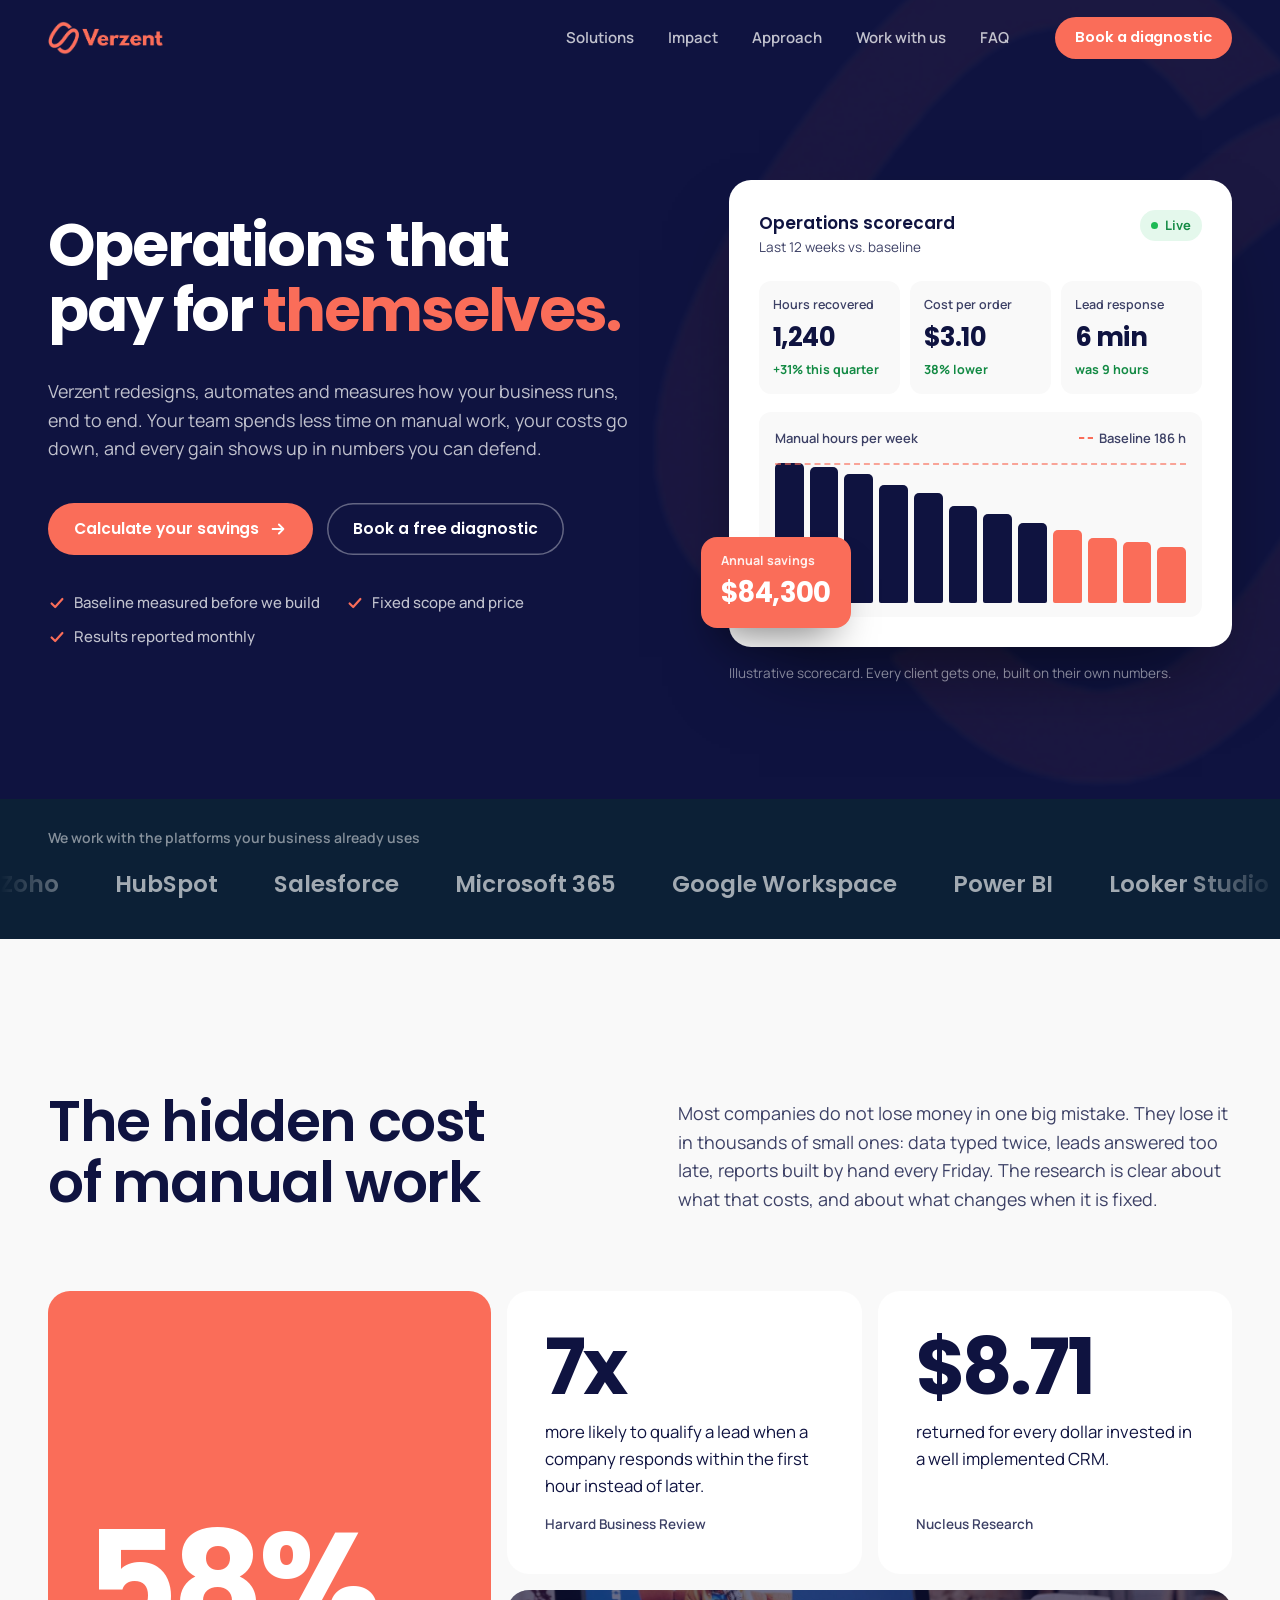
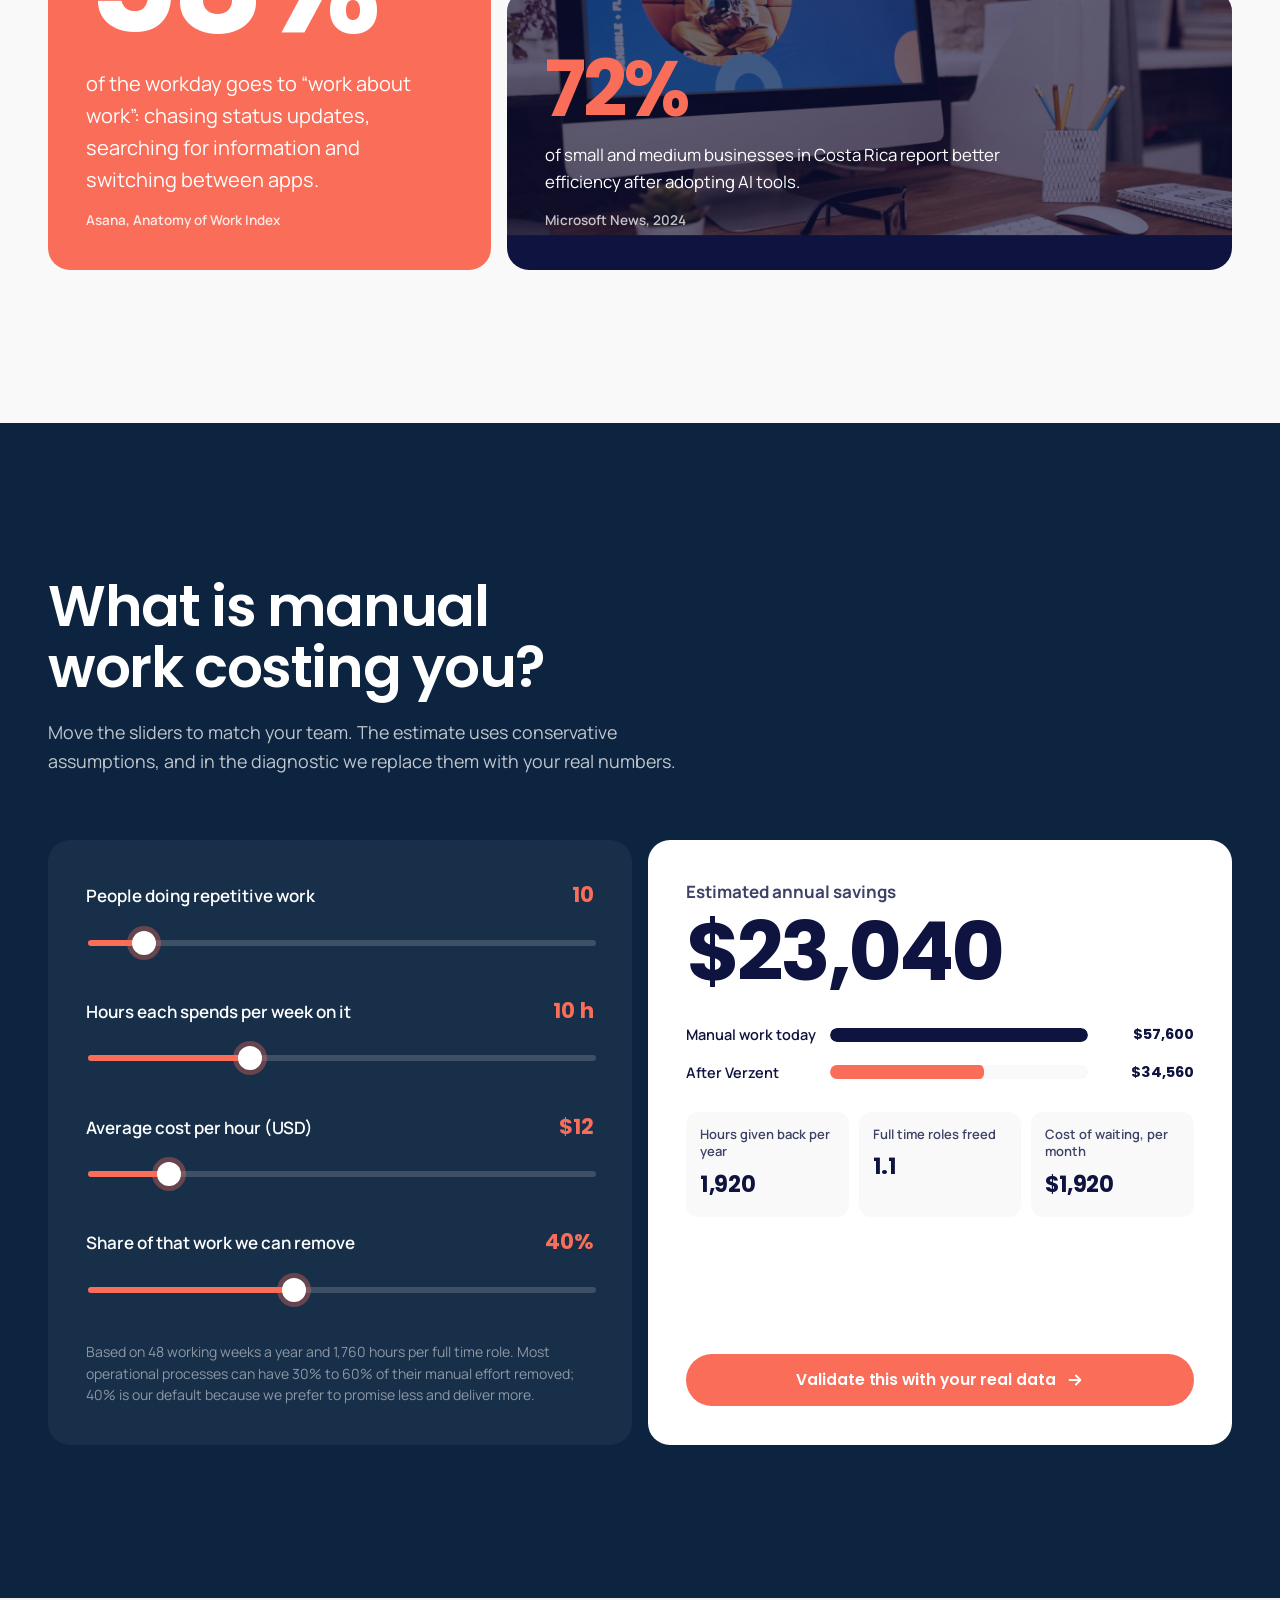
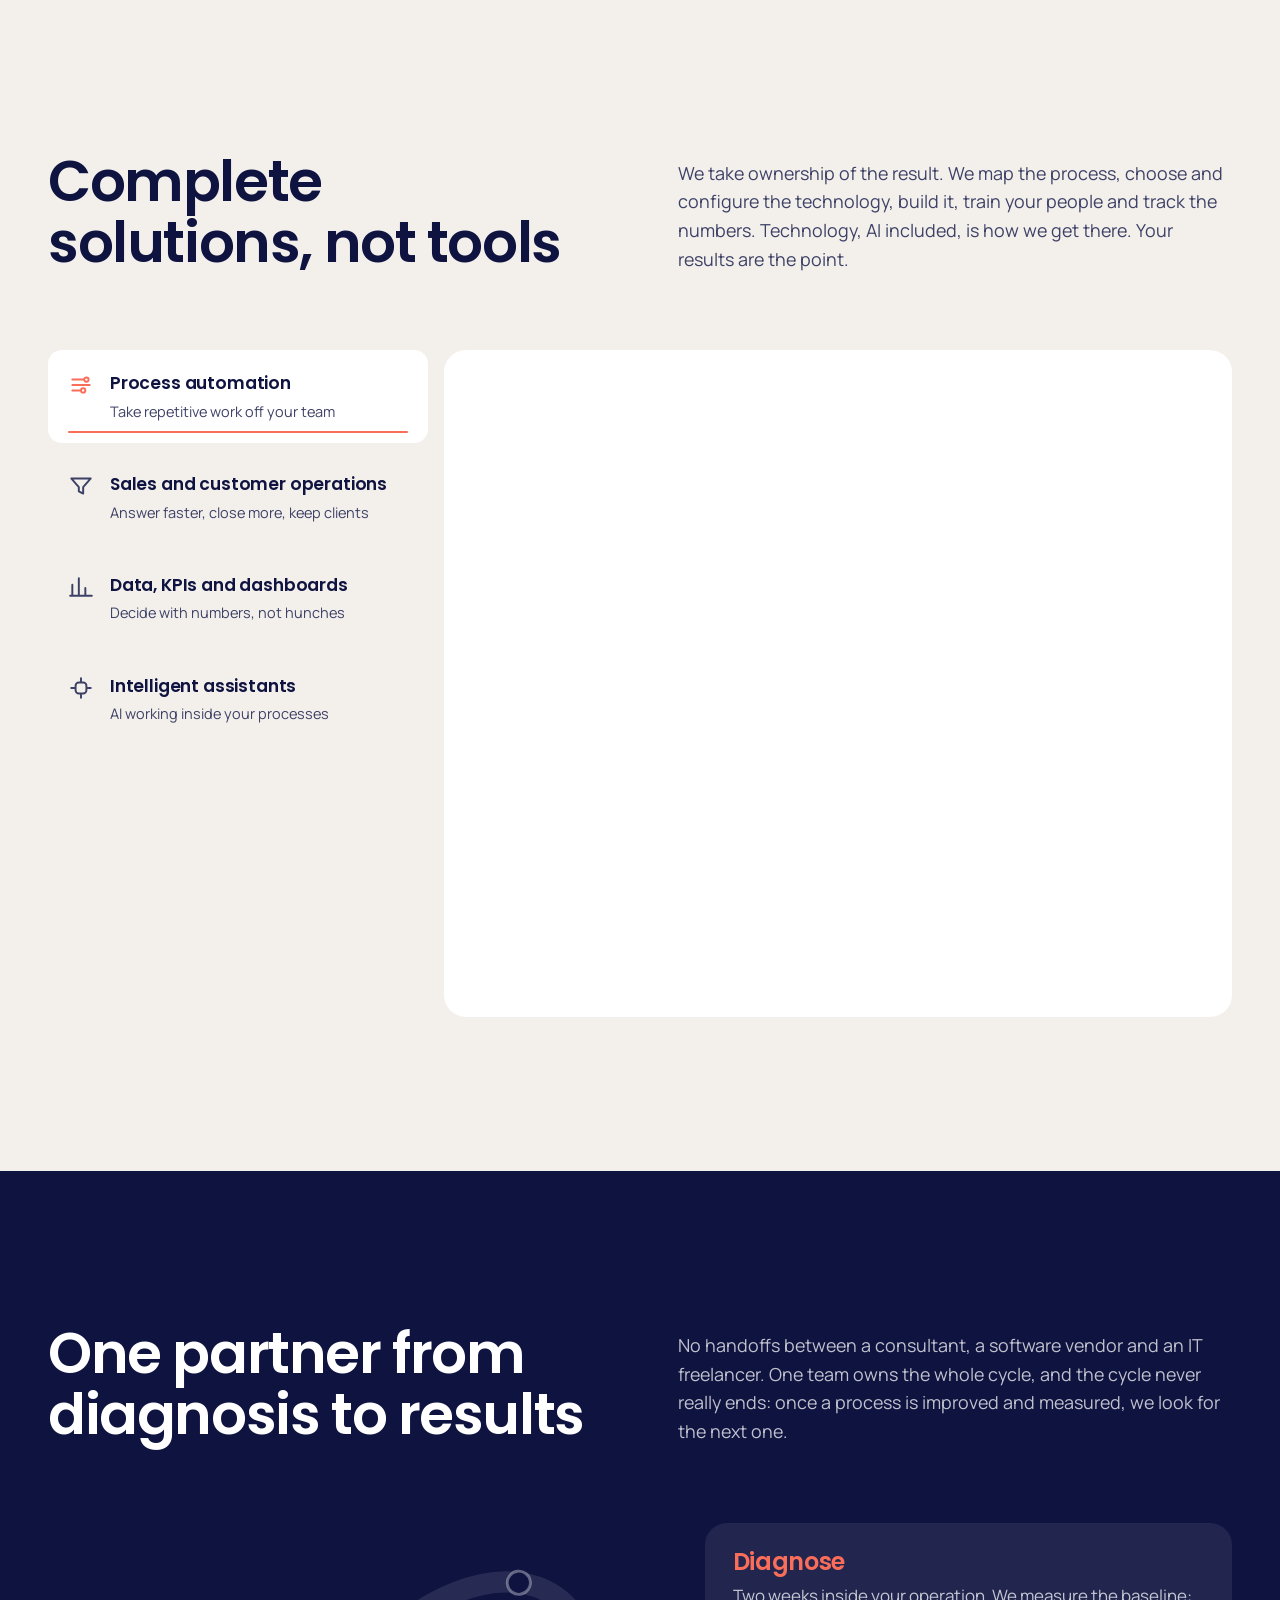
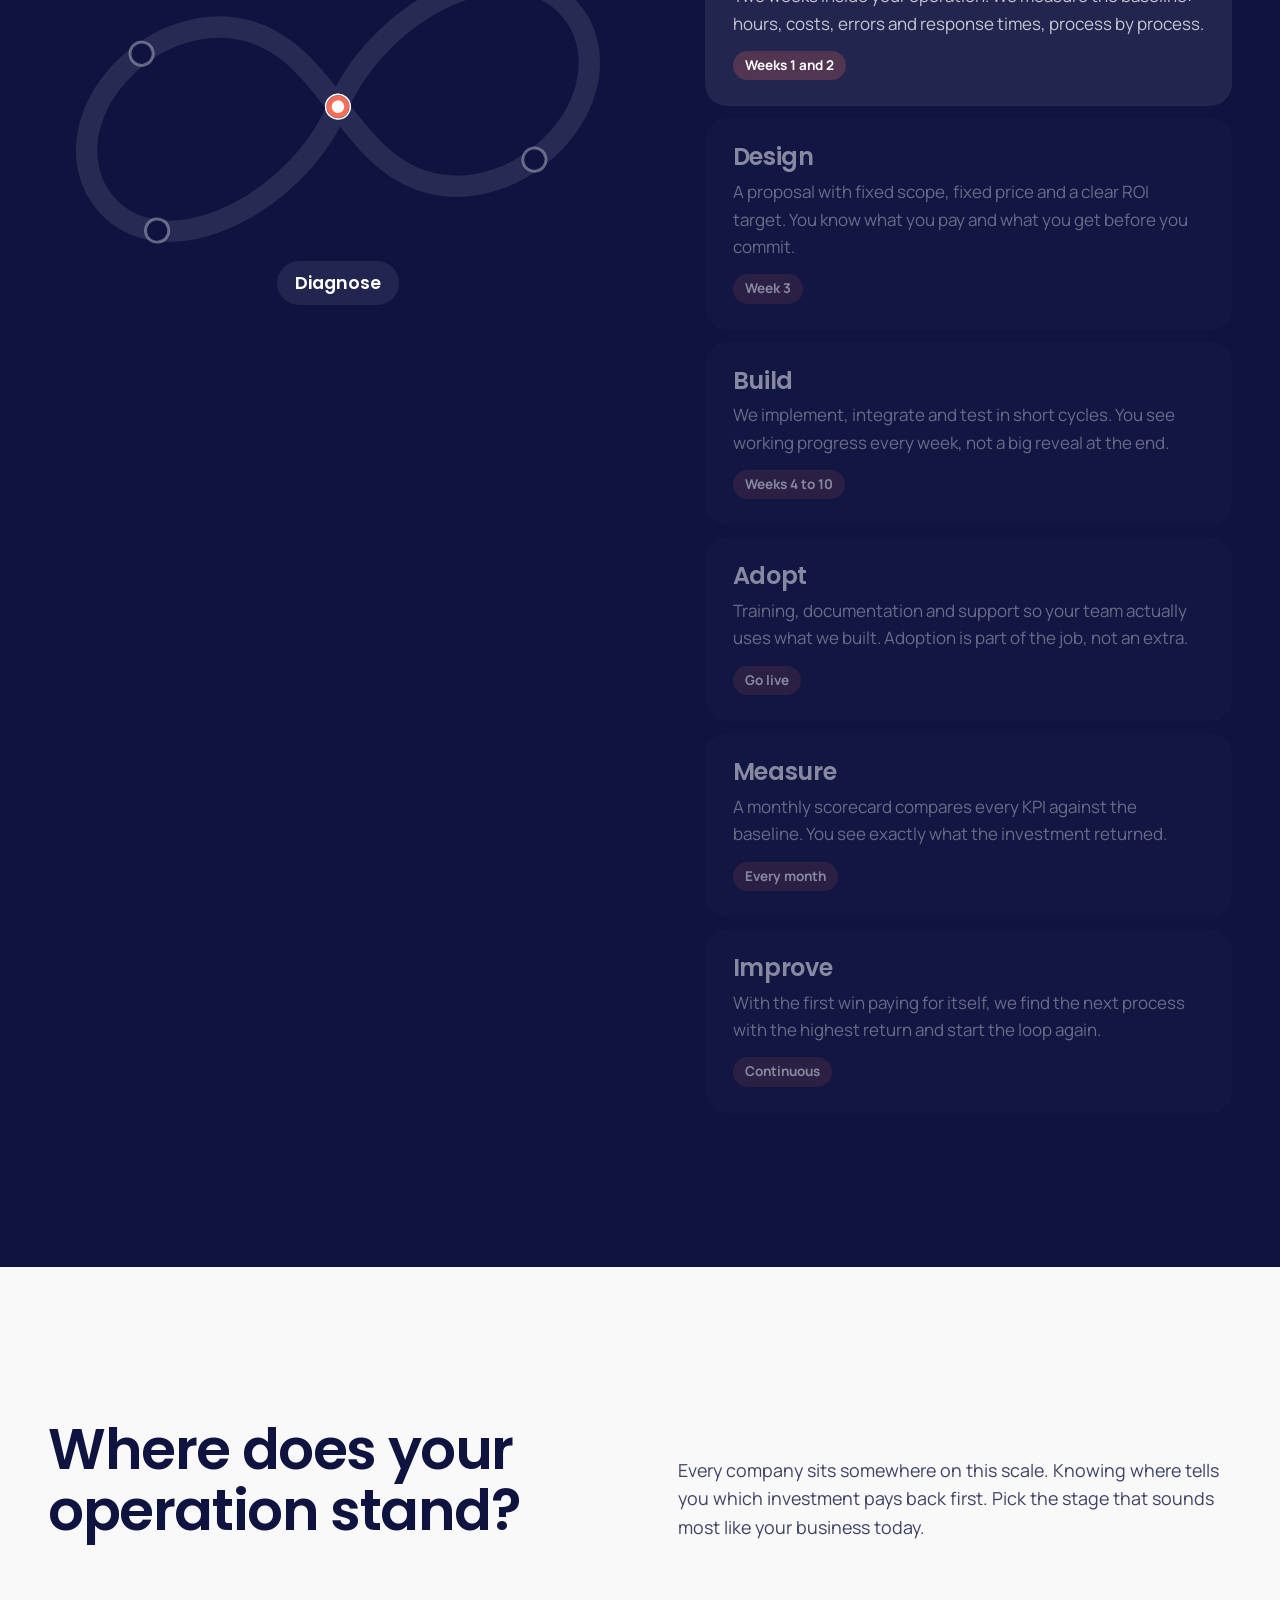
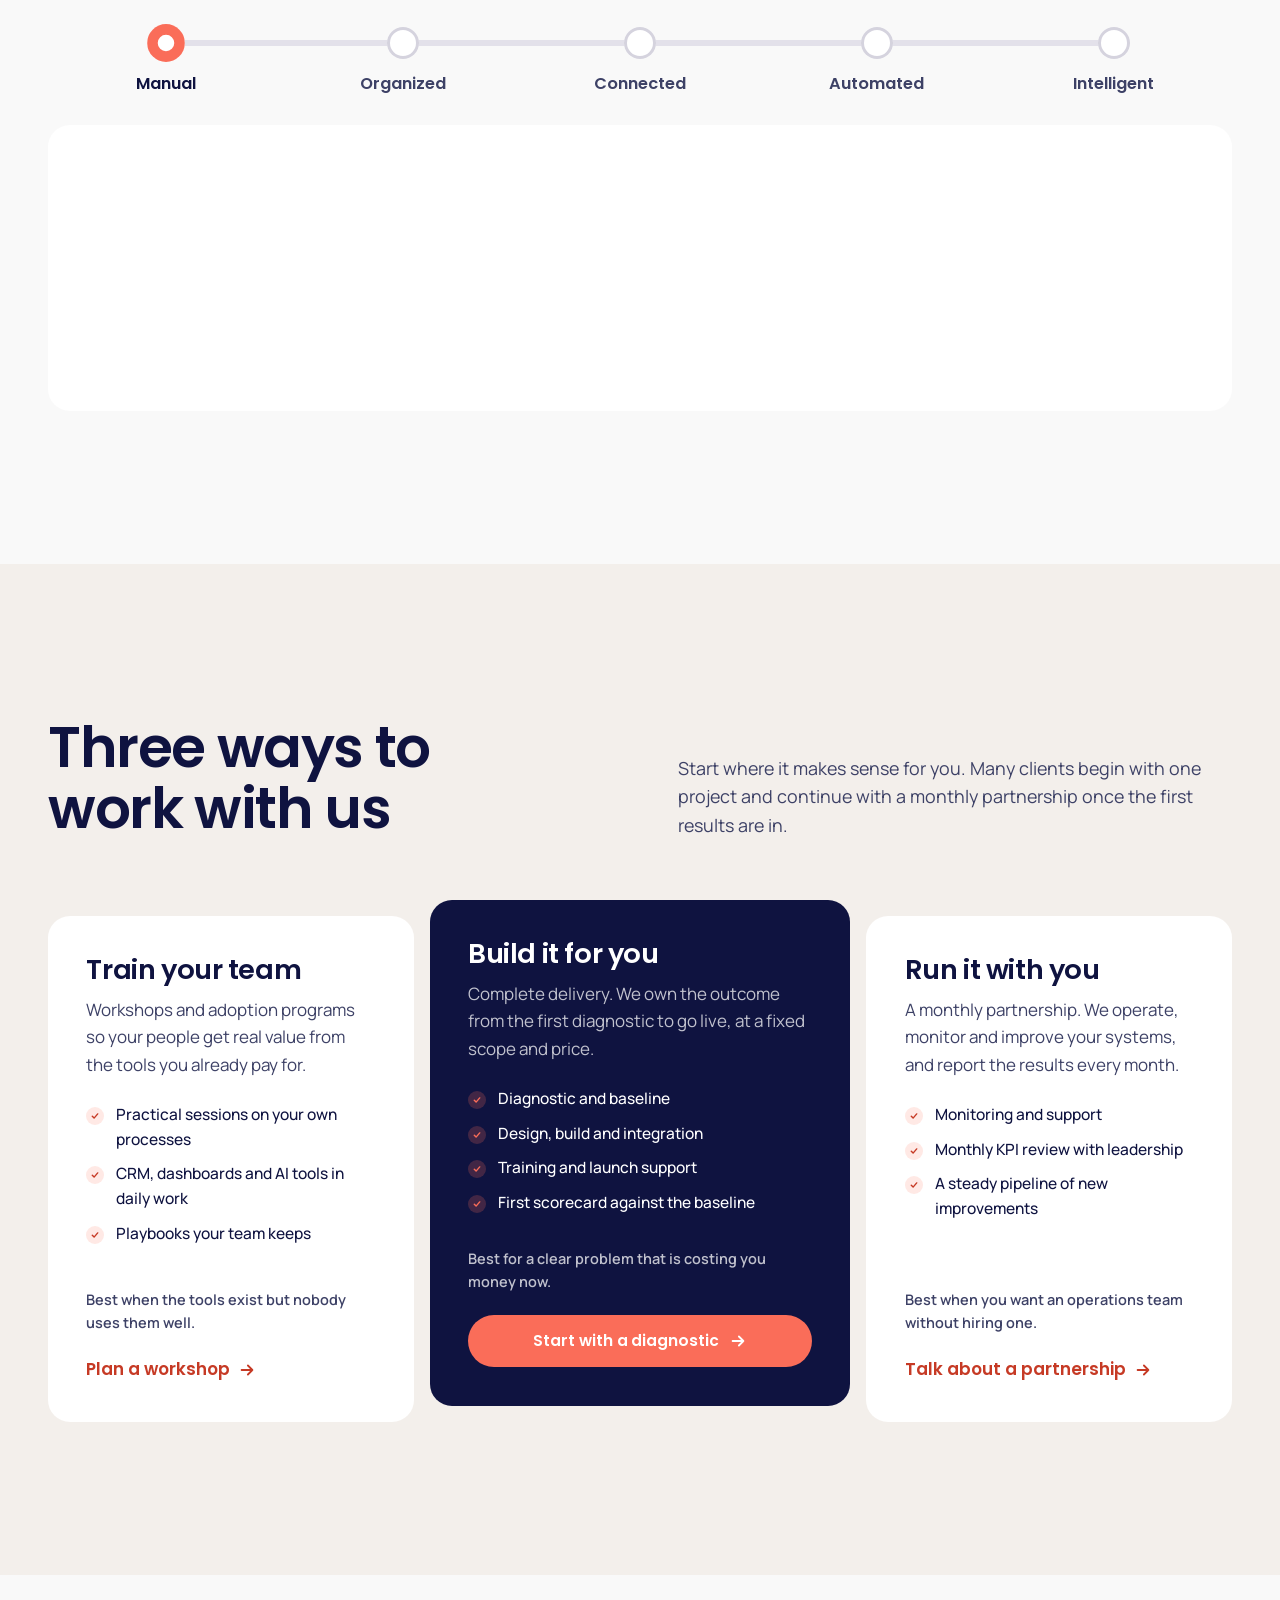
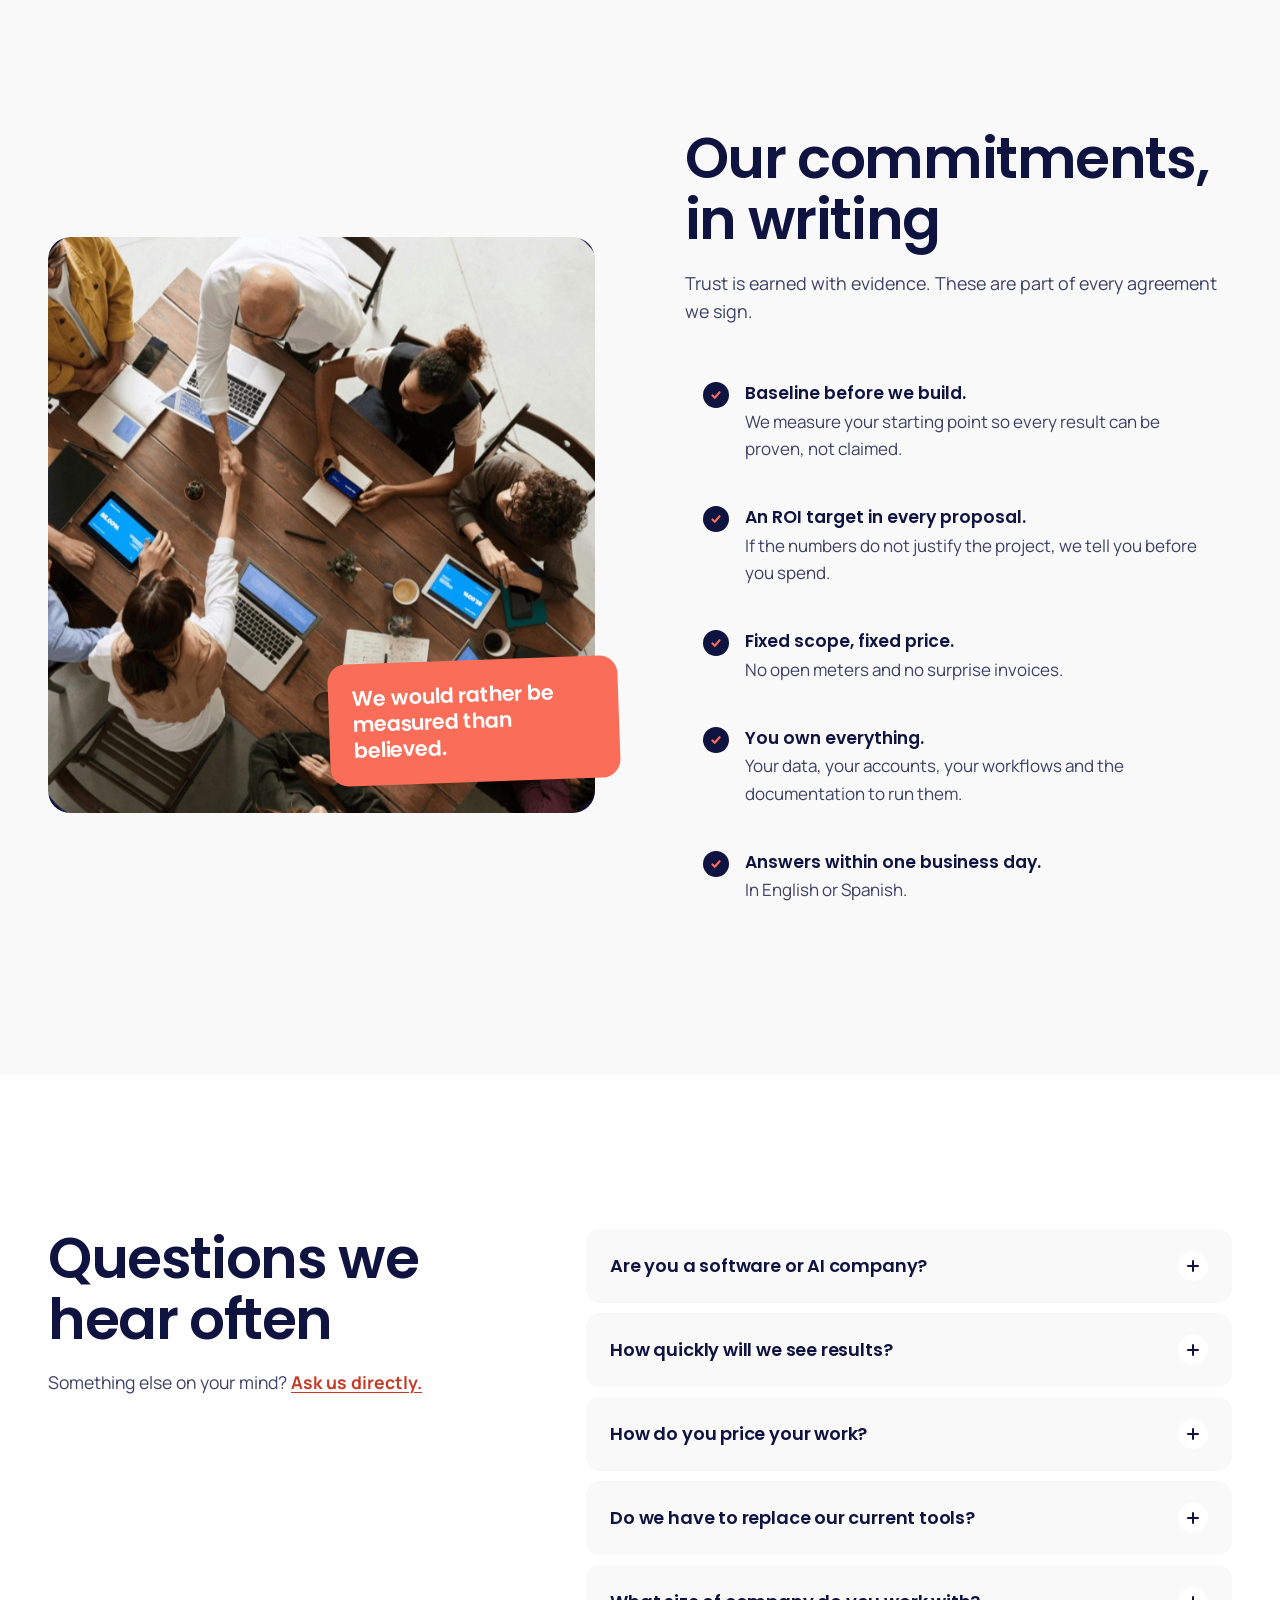
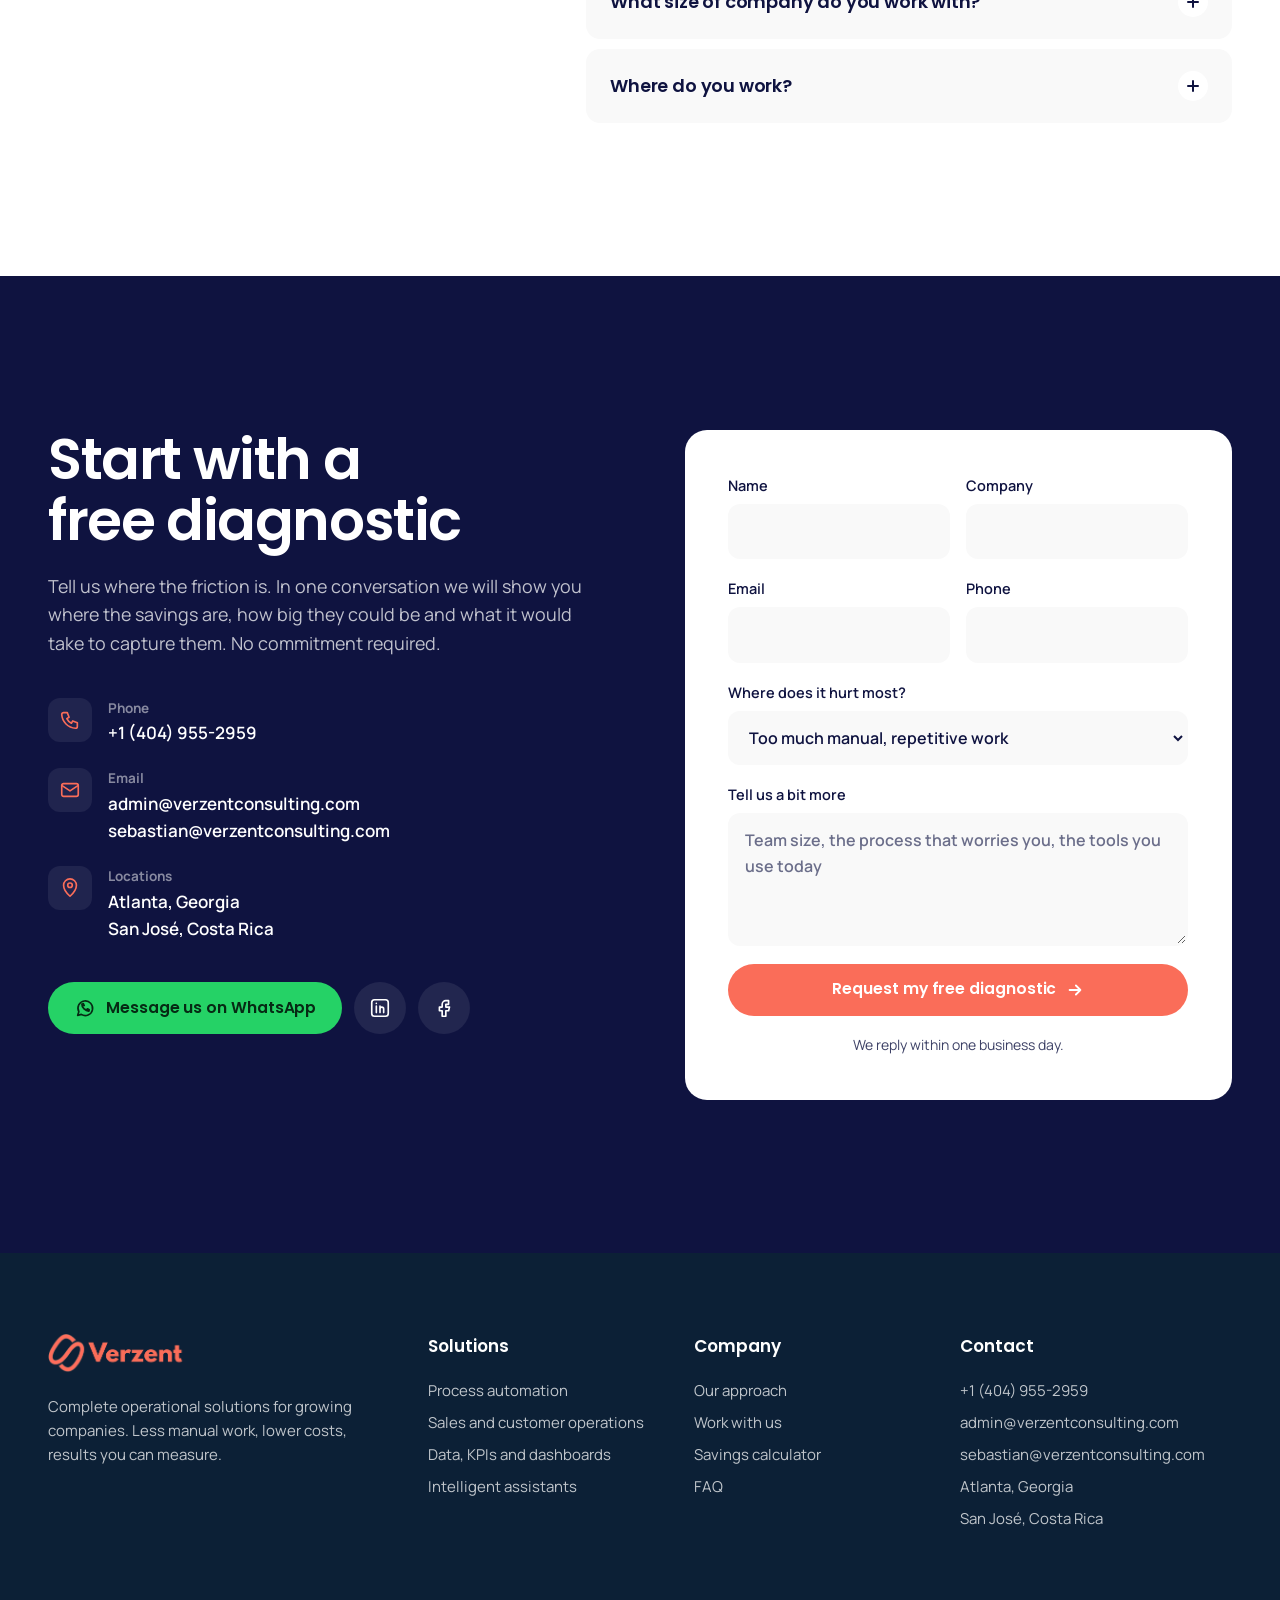
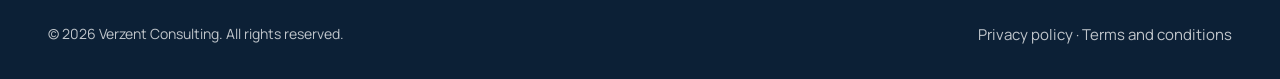
<file: index.html>
<!doctype html>
<html lang="en">
<head>
<meta charset="utf-8">
<meta name="viewport" content="width=device-width, initial-scale=1">
<title>Verzent Consulting | Operations that pay for themselves</title>
<meta name="description" content="Verzent redesigns, automates and measures how your business runs, end to end. Less manual work, lower operating costs and every result tracked in numbers.">
<meta property="og:title" content="Verzent Consulting">
<meta property="og:description" content="Complete operational solutions for growing companies. Less manual work, lower costs, results you can measure.">
<meta property="og:type" content="website">
<meta property="og:url" content="https://www.verzentconsulting.com/">
<link rel="icon" href="assets/verzent-mark.png">
<link rel="preconnect" href="https://fonts.googleapis.com">
<link rel="preconnect" href="https://fonts.gstatic.com" crossorigin>
<link href="https://fonts.googleapis.com/css2?family=Manrope:wght@400;500;600;700;800&family=Poppins:wght@500;600;700&display=swap" rel="stylesheet">
<script>document.documentElement.classList.add('js')</script>
<link rel="stylesheet" href="styles.css">
</head>
<body>
<div class="progress" aria-hidden="true"><span></span></div>

<header class="nav" id="nav">
  <div class="wrap nav__inner">
    <a class="nav__logo" href="#top" aria-label="Verzent, back to top"><img src="assets/verzent-logo.png" alt="Verzent" width="138" height="40"></a>
    <nav class="nav__links" aria-label="Main">
      <a href="#solutions">Solutions</a>
      <a href="#impact">Impact</a>
      <a href="#approach">Approach</a>
      <a href="#engage">Work with us</a>
      <a href="#faq">FAQ</a>
    </nav>
    <a class="btn btn--coral btn--sm nav__cta" href="#contact"><span>Book a diagnostic</span></a>
    <button class="nav__toggle" aria-label="Open menu" aria-expanded="false" aria-controls="mobile-menu"><span></span><span></span></button>
  </div>
  <div class="mobile-menu" id="mobile-menu">
    <a href="#solutions">Solutions</a>
    <a href="#impact">Impact</a>
    <a href="#calculator">Savings calculator</a>
    <a href="#approach">Approach</a>
    <a href="#engage">Work with us</a>
    <a href="#faq">FAQ</a>
    <a class="btn btn--coral" href="#contact"><span>Book a free diagnostic</span></a>
  </div>
</header>

<main id="top">

<!-- HERO -->
<section class="hero">
  <img class="hero__mark" src="assets/verzent-mark.png" alt="" aria-hidden="true">
  <div class="wrap hero__grid">
    <div class="hero__copy">
      <h1 class="hero__title">
        <span class="line"><span>Operations that</span></span>
        <span class="line"><span>pay for <em>themselves.</em></span></span>
      </h1>
      <p class="hero__lead" data-reveal>Verzent redesigns, automates and measures how your business runs, end to end. Your team spends less time on manual work, your costs go down, and every gain shows up in numbers you can defend.</p>
      <div class="hero__actions" data-reveal>
        <a class="btn btn--coral" href="#calculator"><span>Calculate your savings</span><svg viewBox="0 0 20 20" aria-hidden="true"><path d="M4 10h12m0 0-5-5m5 5-5 5"/></svg></a>
        <a class="btn btn--ghost" href="#contact"><span>Book a free diagnostic</span></a>
      </div>
      <ul class="hero__proof" data-reveal>
        <li><svg viewBox="0 0 20 20" aria-hidden="true"><path d="m4 10.5 4 4 8-9"/></svg>Baseline measured before we build</li>
        <li><svg viewBox="0 0 20 20" aria-hidden="true"><path d="m4 10.5 4 4 8-9"/></svg>Fixed scope and price</li>
        <li><svg viewBox="0 0 20 20" aria-hidden="true"><path d="m4 10.5 4 4 8-9"/></svg>Results reported monthly</li>
      </ul>
    </div>

    <figure class="board" aria-label="Illustrative operations scorecard">
      <div class="board__panel">
        <div class="board__head">
          <div>
            <p class="board__title">Operations scorecard</p>
            <p class="board__sub">Last 12 weeks vs. baseline</p>
          </div>
          <span class="board__live"><i></i>Live</span>
        </div>
        <div class="board__kpis">
          <div class="kpi">
            <p class="kpi__label">Hours recovered</p>
            <p class="kpi__value"><span data-count="1240" data-sep>0</span></p>
            <p class="kpi__delta up">+31% this quarter</p>
          </div>
          <div class="kpi">
            <p class="kpi__label">Cost per order</p>
            <p class="kpi__value">$<span data-count="3.10" data-decimals="2">0</span></p>
            <p class="kpi__delta down">38% lower</p>
          </div>
          <div class="kpi">
            <p class="kpi__label">Lead response</p>
            <p class="kpi__value"><span data-count="6">0</span> min</p>
            <p class="kpi__delta down">was 9 hours</p>
          </div>
        </div>
        <div class="board__chart">
          <div class="board__chart-head">
            <p>Manual hours per week</p>
            <p class="board__legend"><i></i>Baseline 186 h</p>
          </div>
          <div class="bars" role="img" aria-label="Manual hours per week falling from 186 to 74 over twelve weeks">
            <span style="--h:100%"></span><span style="--h:97%"></span><span style="--h:92%"></span><span style="--h:84%"></span>
            <span style="--h:78%"></span><span style="--h:69%"></span><span style="--h:63%"></span><span style="--h:57%"></span>
            <span style="--h:52%"></span><span style="--h:46%"></span><span style="--h:43%"></span><span style="--h:40%"></span>
            <div class="bars__base"></div>
          </div>
        </div>
      </div>
      <div class="board__float" aria-hidden="true">
        <p class="board__float-k">Annual savings</p>
        <p class="board__float-v">$<span data-count="84300" data-sep>0</span></p>
      </div>
      <figcaption>Illustrative scorecard. Every client gets one, built on their own numbers.</figcaption>
    </figure>
  </div>

  <div class="tools" aria-label="Platforms we work with">
    <p class="wrap tools__label">We work with the platforms your business already uses</p>
    <div class="marquee">
      <div class="marquee__track">
        <span>Zoho</span><span>HubSpot</span><span>Salesforce</span><span>Microsoft 365</span><span>Google Workspace</span><span>Power BI</span><span>Looker Studio</span><span>WhatsApp Business</span><span>QuickBooks</span><span>Shopify</span><span>Make</span><span>Zapier</span>
      </div>
      <div class="marquee__track" aria-hidden="true">
        <span>Zoho</span><span>HubSpot</span><span>Salesforce</span><span>Microsoft 365</span><span>Google Workspace</span><span>Power BI</span><span>Looker Studio</span><span>WhatsApp Business</span><span>QuickBooks</span><span>Shopify</span><span>Make</span><span>Zapier</span>
      </div>
    </div>
  </div>
</section>

<!-- IMPACT -->
<section class="impact section" id="impact">
  <div class="wrap">
    <div class="split-head">
      <h2 data-reveal>The hidden cost of manual work</h2>
      <p data-reveal>Most companies do not lose money in one big mistake. They lose it in thousands of small ones: data typed twice, leads answered too late, reports built by hand every Friday. The research is clear about what that costs, and about what changes when it is fixed.</p>
    </div>

    <div class="stats" data-stagger>
      <article class="stat stat--feature">
        <p class="stat__num"><span data-count="58">0</span>%</p>
        <p class="stat__text">of the workday goes to “work about work”: chasing status updates, searching for information and switching between apps.</p>
        <p class="stat__src">Asana, Anatomy of Work Index</p>
      </article>
      <article class="stat">
        <p class="stat__num"><span data-count="7">0</span>x</p>
        <p class="stat__text">more likely to qualify a lead when a company responds within the first hour instead of later.</p>
        <p class="stat__src">Harvard Business Review</p>
      </article>
      <article class="stat">
        <p class="stat__num">$<span data-count="8.71" data-decimals="2">0</span></p>
        <p class="stat__text">returned for every dollar invested in a well implemented CRM.</p>
        <p class="stat__src">Nucleus Research</p>
      </article>
      <article class="stat stat--photo">
        <img src="assets/desk.jpg" alt="A tidy desk with a monitor showing a team presentation" loading="lazy" data-parallax>
        <div class="stat__over">
          <p class="stat__num"><span data-count="72">0</span>%</p>
          <p class="stat__text">of small and medium businesses in Costa Rica report better efficiency after adopting AI tools.</p>
          <p class="stat__src">Microsoft News, 2024</p>
        </div>
      </article>
    </div>
  </div>
</section>

<!-- CALCULATOR -->
<section class="calc section" id="calculator">
  <div class="wrap">
    <div class="calc__head">
      <h2 data-reveal>What is manual work costing you?</h2>
      <p data-reveal>Move the sliders to match your team. The estimate uses conservative assumptions, and in the diagnostic we replace them with your real numbers.</p>
    </div>

    <div class="calc__grid" data-reveal>
      <form class="calc__inputs" onsubmit="return false" aria-label="Savings calculator inputs">
        <div class="field">
          <div class="field__row"><label for="c-people">People doing repetitive work</label><output for="c-people" id="o-people">10</output></div>
          <input type="range" id="c-people" min="1" max="100" step="1" value="10">
        </div>
        <div class="field">
          <div class="field__row"><label for="c-hours">Hours each spends per week on it</label><output for="c-hours" id="o-hours">10 h</output></div>
          <input type="range" id="c-hours" min="1" max="30" step="1" value="10">
        </div>
        <div class="field">
          <div class="field__row"><label for="c-rate">Average cost per hour (USD)</label><output for="c-rate" id="o-rate">$12</output></div>
          <input type="range" id="c-rate" min="4" max="60" step="1" value="12">
        </div>
        <div class="field">
          <div class="field__row"><label for="c-share">Share of that work we can remove</label><output for="c-share" id="o-share">40%</output></div>
          <input type="range" id="c-share" min="20" max="70" step="5" value="40">
        </div>
        <p class="calc__note">Based on 48 working weeks a year and 1,760 hours per full time role. Most operational processes can have 30% to 60% of their manual effort removed; 40% is our default because we prefer to promise less and deliver more.</p>
      </form>

      <div class="calc__out" aria-live="polite">
        <p class="calc__k">Estimated annual savings</p>
        <p class="calc__big">$<span id="r-save">0</span></p>
        <div class="compare">
          <div class="compare__row">
            <span>Manual work today</span>
            <div class="compare__track"><i id="b-today"></i></div>
            <b>$<span id="r-cost">0</span></b>
          </div>
          <div class="compare__row">
            <span>After Verzent</span>
            <div class="compare__track"><i id="b-after" class="after"></i></div>
            <b>$<span id="r-after">0</span></b>
          </div>
        </div>
        <dl class="calc__mini">
          <div><dt>Hours given back per year</dt><dd id="r-hours">0</dd></div>
          <div><dt>Full time roles freed</dt><dd id="r-fte">0</dd></div>
          <div><dt>Cost of waiting, per month</dt><dd>$<span id="r-wait">0</span></dd></div>
        </dl>
        <a class="btn btn--coral btn--block" href="#contact"><span>Validate this with your real data</span><svg viewBox="0 0 20 20" aria-hidden="true"><path d="M4 10h12m0 0-5-5m5 5-5 5"/></svg></a>
      </div>
    </div>
  </div>
</section>

<!-- SOLUTIONS -->
<section class="solutions section" id="solutions">
  <div class="wrap">
    <div class="split-head">
      <h2 data-reveal>Complete solutions, not tools</h2>
      <p data-reveal>We take ownership of the result. We map the process, choose and configure the technology, build it, train your people and track the numbers. Technology, AI included, is how we get there. Your results are the point.</p>
    </div>

    <div class="sol" data-reveal>
      <div class="sol__tabs" role="tablist" aria-label="Solutions">
        <button role="tab" id="t-ops" aria-controls="p-ops" aria-selected="true">
          <svg viewBox="0 0 24 24" aria-hidden="true"><path d="M4 7h10M4 12h16M4 17h7"/><circle cx="17" cy="7" r="2"/><circle cx="14" cy="17" r="2"/></svg>
          <span><b>Process automation</b><small>Take repetitive work off your team</small></span>
        </button>
        <button role="tab" id="t-crm" aria-controls="p-crm" aria-selected="false" tabindex="-1">
          <svg viewBox="0 0 24 24" aria-hidden="true"><path d="M3 5h18l-7 8v6l-4-2v-4z"/></svg>
          <span><b>Sales and customer operations</b><small>Answer faster, close more, keep clients</small></span>
        </button>
        <button role="tab" id="t-data" aria-controls="p-data" aria-selected="false" tabindex="-1">
          <svg viewBox="0 0 24 24" aria-hidden="true"><path d="M4 20V10M10 20V4M16 20v-7M22 20H2"/></svg>
          <span><b>Data, KPIs and dashboards</b><small>Decide with numbers, not hunches</small></span>
        </button>
        <button role="tab" id="t-ai" aria-controls="p-ai" aria-selected="false" tabindex="-1">
          <svg viewBox="0 0 24 24" aria-hidden="true"><path d="M12 3v3M12 18v3M3 12h3M18 12h3"/><rect x="7" y="7" width="10" height="10" rx="3"/></svg>
          <span><b>Intelligent assistants</b><small>AI working inside your processes</small></span>
        </button>
      </div>

      <div class="sol__panels">
        <div class="sol__panel is-active" role="tabpanel" id="p-ops" aria-labelledby="t-ops">
          <div class="sol__body">
            <h3>Process automation</h3>
            <p>We sit with the people who do the work, map every step, remove what should not exist and automate what is left. Orders, invoices, approvals, reminders and handoffs move on their own, and your team handles only the exceptions.</p>
            <ul class="ticks">
              <li>Process mapping and redesign</li>
              <li>Workflows that connect your existing apps</li>
              <li>Document, invoice and form processing</li>
              <li>Approvals, alerts and reminders that never forget</li>
            </ul>
            <p class="moves"><span>Metrics we move</span><em>Hours per week</em><em>Cycle time</em><em>Error rate</em><em>Cost per transaction</em></p>
          </div>
          <div class="frag frag--flow" aria-hidden="true">
            <p class="frag__title">Order to cash, automated</p>
            <ol class="flow">
              <li><i></i><span>Order received</span><small>WhatsApp, email or web</small></li>
              <li><i></i><span>Stock and credit checked</span><small>2 seconds</small></li>
              <li><i></i><span>Invoice issued</span><small>sent to client</small></li>
              <li><i></i><span>Dispatch scheduled</span><small>team notified</small></li>
              <li><i></i><span>Payment reconciled</span><small>books updated</small></li>
            </ol>
            <p class="frag__foot">Manual touches per order <b>11</b> → <b class="c">2</b></p>
          </div>
        </div>

        <div class="sol__panel" role="tabpanel" id="p-crm" aria-labelledby="t-crm" hidden>
          <div class="sol__body">
            <h3>Sales and customer operations</h3>
            <p>Every lead captured, every follow up on time, every client conversation in one place. We implement or rescue your CRM, connect it to the channels your customers actually use and build the routines that turn it into revenue.</p>
            <ul class="ticks">
              <li>CRM implementation, cleanup and migration</li>
              <li>Lead capture from web, WhatsApp and social</li>
              <li>Automatic follow ups and pipeline alerts</li>
              <li>Service routing and customer retention flows</li>
            </ul>
            <p class="moves"><span>Metrics we move</span><em>Lead response time</em><em>Conversion rate</em><em>Retention</em><em>Revenue per rep</em></p>
          </div>
          <div class="frag frag--pipe" aria-hidden="true">
            <p class="frag__title">Pipeline this month</p>
            <div class="pipe">
              <div style="--w:100%"><span>New leads</span><b>248</b></div>
              <div style="--w:72%"><span>Contacted in 1 hour</span><b>179</b></div>
              <div style="--w:44%"><span>Qualified</span><b>109</b></div>
              <div style="--w:26%"><span>Proposal sent</span><b>64</b></div>
              <div style="--w:14%"><span>Won</span><b>35</b></div>
            </div>
            <p class="frag__foot">Responding in the first hour makes qualification <b class="c">7x</b> more likely</p>
          </div>
        </div>

        <div class="sol__panel" role="tabpanel" id="p-data" aria-labelledby="t-data" hidden>
          <div class="sol__body">
            <h3>Data, KPIs and dashboards</h3>
            <p>One source of truth for the whole company. We define the KPIs that matter, clean and connect your data, and deliver live dashboards that replace the spreadsheet everyone builds by hand. Then we review them with you every month.</p>
            <ul class="ticks">
              <li>KPI definition with leadership</li>
              <li>Data cleanup, integration and modeling</li>
              <li>Live dashboards for every level</li>
              <li>Monthly performance reviews</li>
            </ul>
            <p class="moves"><span>Metrics we move</span><em>Time to report</em><em>Forecast accuracy</em><em>Margin visibility</em><em>Decision speed</em></p>
          </div>
          <div class="frag frag--line" aria-hidden="true">
            <p class="frag__title">Gross margin by month</p>
            <svg viewBox="0 0 320 150" class="line-chart">
              <path class="area" d="M0 120 L40 112 L80 116 L120 98 L160 90 L200 74 L240 66 L280 50 L320 38 L320 150 L0 150 Z"/>
              <path class="stroke" d="M0 120 L40 112 L80 116 L120 98 L160 90 L200 74 L240 66 L280 50 L320 38"/>
              <circle cx="320" cy="38" r="5"/>
            </svg>
            <p class="frag__foot">Monthly report time <b>3 days</b> → <b class="c">live</b></p>
          </div>
        </div>

        <div class="sol__panel" role="tabpanel" id="p-ai" aria-labelledby="t-ai" hidden>
          <div class="sol__body">
            <h3>Intelligent assistants</h3>
            <p>AI is one of the tools we use, applied where it pays off. Assistants that answer routine questions, classify requests, read documents and draft responses, built into your process with clear rules and a person in control.</p>
            <ul class="ticks">
              <li>Customer service assistants on WhatsApp and web</li>
              <li>Request triage and classification</li>
              <li>Document reading and data extraction</li>
              <li>Drafting quotes, summaries and replies</li>
            </ul>
            <p class="moves"><span>Metrics we move</span><em>First response time</em><em>Requests resolved</em><em>Cost per interaction</em><em>Satisfaction</em></p>
          </div>
          <div class="frag frag--chat" aria-hidden="true">
            <p class="frag__title">Customer chat</p>
            <div class="chat">
              <p class="msg in">Hi, can I get the status of order 4821?</p>
              <p class="msg out">Of course. Order 4821 left our warehouse this morning and arrives tomorrow before noon. Want the tracking link?</p>
              <p class="msg in">Yes please</p>
              <p class="msg typing"><i></i><i></i><i></i></p>
            </div>
            <p class="frag__foot">Answered in <b class="c">4 seconds</b>, escalated only when needed</p>
          </div>
        </div>
      </div>
    </div>
  </div>
</section>

<!-- APPROACH -->
<section class="approach section" id="approach">
  <div class="wrap">
    <div class="split-head split-head--dark">
      <h2 data-reveal>One partner from diagnosis to results</h2>
      <p data-reveal>No handoffs between a consultant, a software vendor and an IT freelancer. One team owns the whole cycle, and the cycle never really ends: once a process is improved and measured, we look for the next one.</p>
    </div>

    <div class="loop">
      <div class="loop__visual">
        <svg viewBox="0 0 600 380" class="loop__svg" aria-hidden="true">
          <path id="loop-path" class="loop__track" d="M300 190 C 360 90, 520 40, 560 140 C 590 230, 470 320, 380 280 C 340 262, 320 225, 300 190 C 280 155, 260 118, 220 100 C 130 60, 10 150, 40 240 C 80 340, 240 290, 300 190 Z"/>
          <path class="loop__draw" d="M300 190 C 360 90, 520 40, 560 140 C 590 230, 470 320, 380 280 C 340 262, 320 225, 300 190 C 280 155, 260 118, 220 100 C 130 60, 10 150, 40 240 C 80 340, 240 290, 300 190 Z"/>
          <g class="loop__nodes"></g>
          <circle class="loop__dot" r="9"/>
        </svg>
        <div class="loop__readout"><span id="loop-stage">Diagnose</span></div>
      </div>
      <ol class="loop__steps">
        <li data-stage="0"><h3>Diagnose</h3><p>Two weeks inside your operation. We measure the baseline: hours, costs, errors and response times, process by process.</p><span class="tag">Weeks 1 and 2</span></li>
        <li data-stage="1"><h3>Design</h3><p>A proposal with fixed scope, fixed price and a clear ROI target. You know what you pay and what you get before you commit.</p><span class="tag">Week 3</span></li>
        <li data-stage="2"><h3>Build</h3><p>We implement, integrate and test in short cycles. You see working progress every week, not a big reveal at the end.</p><span class="tag">Weeks 4 to 10</span></li>
        <li data-stage="3"><h3>Adopt</h3><p>Training, documentation and support so your team actually uses what we built. Adoption is part of the job, not an extra.</p><span class="tag">Go live</span></li>
        <li data-stage="4"><h3>Measure</h3><p>A monthly scorecard compares every KPI against the baseline. You see exactly what the investment returned.</p><span class="tag">Every month</span></li>
        <li data-stage="5"><h3>Improve</h3><p>With the first win paying for itself, we find the next process with the highest return and start the loop again.</p><span class="tag">Continuous</span></li>
      </ol>
    </div>
  </div>
</section>

<!-- MATURITY -->
<section class="maturity section" id="maturity">
  <div class="wrap">
    <div class="split-head">
      <h2 data-reveal>Where does your operation stand?</h2>
      <p data-reveal>Every company sits somewhere on this scale. Knowing where tells you which investment pays back first. Pick the stage that sounds most like your business today.</p>
    </div>

    <div class="mat" data-reveal>
      <div class="mat__scale" role="tablist" aria-label="Operational maturity stages">
        <div class="mat__fill" aria-hidden="true"></div>
        <button role="tab" aria-selected="true" data-i="0"><i></i><span>Manual</span></button>
        <button role="tab" aria-selected="false" data-i="1" tabindex="-1"><i></i><span>Organized</span></button>
        <button role="tab" aria-selected="false" data-i="2" tabindex="-1"><i></i><span>Connected</span></button>
        <button role="tab" aria-selected="false" data-i="3" tabindex="-1"><i></i><span>Automated</span></button>
        <button role="tab" aria-selected="false" data-i="4" tabindex="-1"><i></i><span>Intelligent</span></button>
      </div>
      <div class="mat__card" role="tabpanel" aria-live="polite">
        <div class="mat__col">
          <h3 id="m-title">Manual</h3>
          <p id="m-desc">Spreadsheets, paper and chat threads hold the business together. Knowledge lives in a few people’s heads and every report is built by hand.</p>
        </div>
        <div class="mat__col">
          <p class="mat__k">Signs you are here</p>
          <ul id="m-signs" class="ticks ticks--small"></ul>
        </div>
        <div class="mat__col mat__col--next">
          <p class="mat__k">Your next move</p>
          <p id="m-next" class="mat__next"></p>
          <p class="mat__gain"><span id="m-gain"></span></p>
        </div>
      </div>
    </div>
  </div>
</section>

<!-- ENGAGE -->
<section class="engage section" id="engage">
  <div class="wrap">
    <div class="split-head">
      <h2 data-reveal>Three ways to work with us</h2>
      <p data-reveal>Start where it makes sense for you. Many clients begin with one project and continue with a monthly partnership once the first results are in.</p>
    </div>

    <div class="plans" data-stagger>
      <article class="plan">
        <h3>Train your team</h3>
        <p class="plan__lead">Workshops and adoption programs so your people get real value from the tools you already pay for.</p>
        <ul class="ticks ticks--small">
          <li>Practical sessions on your own processes</li>
          <li>CRM, dashboards and AI tools in daily work</li>
          <li>Playbooks your team keeps</li>
        </ul>
        <p class="plan__best">Best when the tools exist but nobody uses them well.</p>
        <a class="link-arrow" href="#contact">Plan a workshop<svg viewBox="0 0 20 20" aria-hidden="true"><path d="M4 10h12m0 0-5-5m5 5-5 5"/></svg></a>
      </article>
      <article class="plan plan--main">
        <h3>Build it for you</h3>
        <p class="plan__lead">Complete delivery. We own the outcome from the first diagnostic to go live, at a fixed scope and price.</p>
        <ul class="ticks ticks--small">
          <li>Diagnostic and baseline</li>
          <li>Design, build and integration</li>
          <li>Training and launch support</li>
          <li>First scorecard against the baseline</li>
        </ul>
        <p class="plan__best">Best for a clear problem that is costing you money now.</p>
        <a class="btn btn--coral" href="#contact"><span>Start with a diagnostic</span><svg viewBox="0 0 20 20" aria-hidden="true"><path d="M4 10h12m0 0-5-5m5 5-5 5"/></svg></a>
      </article>
      <article class="plan">
        <h3>Run it with you</h3>
        <p class="plan__lead">A monthly partnership. We operate, monitor and improve your systems, and report the results every month.</p>
        <ul class="ticks ticks--small">
          <li>Monitoring and support</li>
          <li>Monthly KPI review with leadership</li>
          <li>A steady pipeline of new improvements</li>
        </ul>
        <p class="plan__best">Best when you want an operations team without hiring one.</p>
        <a class="link-arrow" href="#contact">Talk about a partnership<svg viewBox="0 0 20 20" aria-hidden="true"><path d="M4 10h12m0 0-5-5m5 5-5 5"/></svg></a>
      </article>
    </div>
  </div>
</section>

<!-- COMMITMENTS -->
<section class="commit section" id="commitments">
  <div class="wrap commit__grid">
    <div class="commit__media" data-reveal>
      <div class="reveal-img"><img src="assets/team.jpg" alt="A team working together around a table with laptops and tablets" loading="lazy"></div>
      <div class="commit__quote">
        <p>We would rather be measured than believed.</p>
      </div>
    </div>
    <div class="commit__copy">
      <h2 data-reveal>Our commitments, in writing</h2>
      <p class="commit__intro" data-reveal>Trust is earned with evidence. These are part of every agreement we sign.</p>
      <ul class="promises" data-stagger>
        <li><b>Baseline before we build.</b> We measure your starting point so every result can be proven, not claimed.</li>
        <li><b>An ROI target in every proposal.</b> If the numbers do not justify the project, we tell you before you spend.</li>
        <li><b>Fixed scope, fixed price.</b> No open meters and no surprise invoices.</li>
        <li><b>You own everything.</b> Your data, your accounts, your workflows and the documentation to run them.</li>
        <li><b>Answers within one business day.</b> In English or Spanish.</li>
      </ul>
    </div>
  </div>
</section>

<!-- FAQ -->
<section class="faq section" id="faq">
  <div class="wrap faq__grid">
    <div class="faq__head">
      <h2 data-reveal>Questions we hear often</h2>
      <p data-reveal>Something else on your mind? <a href="#contact">Ask us directly.</a></p>
    </div>
    <div class="acc" data-stagger>
      <div class="acc__item">
        <h3><button aria-expanded="false">Are you a software or AI company?<i aria-hidden="true"></i></button></h3>
        <div class="acc__panel"><div><p>No. We are an operations partner. We start from your business problem and choose the right mix of process changes, platforms, automation and AI to solve it. Sometimes the best answer involves very little new technology at all.</p></div></div>
      </div>
      <div class="acc__item">
        <h3><button aria-expanded="false">How quickly will we see results?<i aria-hidden="true"></i></button></h3>
        <div class="acc__panel"><div><p>The diagnostic takes about two weeks, and most first projects go live within six to ten weeks. Because we measure a baseline first, you see the impact in your first monthly scorecard.</p></div></div>
      </div>
      <div class="acc__item">
        <h3><button aria-expanded="false">How do you price your work?<i aria-hidden="true"></i></button></h3>
        <div class="acc__panel"><div><p>Projects have a fixed scope and a fixed price, agreed before we start. Monthly partnerships have a flat fee. Every proposal shows the expected return next to the price, so the decision is easy to justify internally.</p></div></div>
      </div>
      <div class="acc__item">
        <h3><button aria-expanded="false">Do we have to replace our current tools?<i aria-hidden="true"></i></button></h3>
        <div class="acc__panel"><div><p>Rarely. We start with what you already pay for and connect it properly. We only recommend new platforms when the numbers show they will pay for themselves.</p></div></div>
      </div>
      <div class="acc__item">
        <h3><button aria-expanded="false">What size of company do you work with?<i aria-hidden="true"></i></button></h3>
        <div class="acc__panel"><div><p>Small and medium businesses that have outgrown spreadsheets and manual routines, typically with five to two hundred people. If your team is busy but growth feels harder than it should, we are a good fit.</p></div></div>
      </div>
      <div class="acc__item">
        <h3><button aria-expanded="false">Where do you work?<i aria-hidden="true"></i></button></h3>
        <div class="acc__panel"><div><p>We are based in Atlanta, Georgia and San José, Costa Rica, and work with clients across Latin America and the United States, in person or remotely, in English and Spanish.</p></div></div>
      </div>
    </div>
  </div>
</section>

<!-- CONTACT -->
<section class="contact section" id="contact">
  <div class="wrap contact__grid">
    <div class="contact__copy">
      <h2 data-reveal>Start with a free diagnostic</h2>
      <p data-reveal>Tell us where the friction is. In one conversation we will show you where the savings are, how big they could be and what it would take to capture them. No commitment required.</p>
      <ul class="contact__list" data-stagger>
        <li>
          <svg viewBox="0 0 24 24" aria-hidden="true"><path d="M5 4h4l2 5-2.5 1.5a11 11 0 0 0 5 5L15 13l5 2v4a2 2 0 0 1-2 2A16 16 0 0 1 3 6a2 2 0 0 1 2-2"/></svg>
          <div><span>Phone</span><a href="tel:+14049552959">+1 (404) 955-2959</a></div>
        </li>
        <li>
          <svg viewBox="0 0 24 24" aria-hidden="true"><rect x="3" y="5" width="18" height="14" rx="2"/><path d="m3 7 9 6 9-6"/></svg>
          <div><span>Email</span><a href="mailto:admin@verzentconsulting.com">admin@verzentconsulting.com</a><a href="mailto:sebastian@verzentconsulting.com">sebastian@verzentconsulting.com</a></div>
        </li>
        <li>
          <svg viewBox="0 0 24 24" aria-hidden="true"><path d="M12 21s7-6.2 7-12a7 7 0 0 0-14 0c0 5.8 7 12 7 12z"/><circle cx="12" cy="9" r="2.5"/></svg>
          <div><span>Locations</span><p>Atlanta, Georgia</p><p>San José, Costa Rica</p></div>
        </li>
      </ul>
      <div class="contact__social" data-reveal>
        <a class="btn btn--wa" href="https://wa.me/14049552959?s=p" target="_blank" rel="noopener"><svg viewBox="0 0 24 24" aria-hidden="true"><path d="M4 20l1.3-3.9A8 8 0 1 1 8 19z"/><path d="M9 9.5c.3 2 2.5 4.2 4.5 4.5l1.2-1.2 2 1-.4 1.6c-3.6.3-8-4.1-7.7-7.7l1.6-.4 1 2z"/></svg><span>Message us on WhatsApp</span></a>
        
        <a class="social" href="https://www.linkedin.com/company/verzentconsulting/?viewAsMember=true" target="_blank" rel="noopener" aria-label="Verzent on LinkedIn"><svg viewBox="0 0 24 24" aria-hidden="true"><rect x="3" y="3" width="18" height="18" rx="3"/><path d="M8 10v7M8 7v.01M12 17v-4a2 2 0 0 1 4 0v4M12 10v7"/></svg></a>
        <a class="social" href="https://www.facebook.com/profile.php?id=61586138386366" target="_blank" rel="noopener" aria-label="Verzent on Facebook"><svg viewBox="0 0 24 24" aria-hidden="true"><path d="M14 8h3V4h-3a4 4 0 0 0-4 4v3H7v4h3v6h4v-6h3l1-4h-4V8z"/></svg></a>
      </div>
    </div>

    <form class="form" id="contact-form" data-reveal novalidate>
      <input type="checkbox" name="botcheck" class="hp" tabindex="-1" autocomplete="off" aria-hidden="true">
      <div class="form__row">
        <label><span>Name</span><input name="name" autocomplete="name" required></label>
        <label><span>Company</span><input name="company" autocomplete="organization"></label>
      </div>
      <div class="form__row">
        <label><span>Email</span><input name="email" type="email" autocomplete="email" required></label>
        <label><span>Phone</span><input name="phone" type="tel" autocomplete="tel"></label>
      </div>
      <label><span>Where does it hurt most?</span>
        <select name="topic">
          <option>Too much manual, repetitive work</option>
          <option>Leads and clients falling through the cracks</option>
          <option>No clear numbers to make decisions</option>
          <option>Customer service is slow or overloaded</option>
          <option>Not sure yet, I want a diagnostic</option>
        </select>
      </label>
      <label><span>Tell us a bit more</span><textarea name="message" rows="4" placeholder="Team size, the process that worries you, the tools you use today"></textarea></label>
      <button class="btn btn--coral btn--block" type="submit"><span>Request my free diagnostic</span><svg viewBox="0 0 20 20" aria-hidden="true"><path d="M4 10h12m0 0-5-5m5 5-5 5"/></svg></button>
      <p class="form__note" id="form-note">We reply within one business day.</p>
    </form>
  </div>
</section>
</main>

<footer class="footer">
  <div class="wrap footer__grid">
    <div class="footer__brand">
      <img src="assets/verzent-logo.png" alt="Verzent" width="150" height="44" loading="lazy">
      <p>Complete operational solutions for growing companies. Less manual work, lower costs, results you can measure.</p>
    </div>
    <div>
      <p class="footer__h">Solutions</p>
      <a href="#solutions">Process automation</a>
      <a href="#solutions">Sales and customer operations</a>
      <a href="#solutions">Data, KPIs and dashboards</a>
      <a href="#solutions">Intelligent assistants</a>
    </div>
    <div>
      <p class="footer__h">Company</p>
      <a href="#approach">Our approach</a>
      <a href="#engage">Work with us</a>
      <a href="#calculator">Savings calculator</a>
      <a href="#faq">FAQ</a>
    </div>
    <div>
      <p class="footer__h">Contact</p>
      <a href="tel:+14049552959">+1 (404) 955-2959</a>
      <a href="mailto:admin@verzentconsulting.com">admin@verzentconsulting.com</a>
      <a href="mailto:sebastian@verzentconsulting.com">sebastian@verzentconsulting.com</a>
      <p>Atlanta, Georgia</p>
      <p>San José, Costa Rica</p>
    </div>
  </div>
  <div class="wrap footer__base">
    <p>© 2026 Verzent Consulting. All rights reserved.</p>
    <p><a href="terms/#data-protection">Privacy policy</a> · <a href="terms/">Terms and conditions</a></p>
  </div>
</footer>

<script src="main.js"></script>
</body>
</html>
</file>
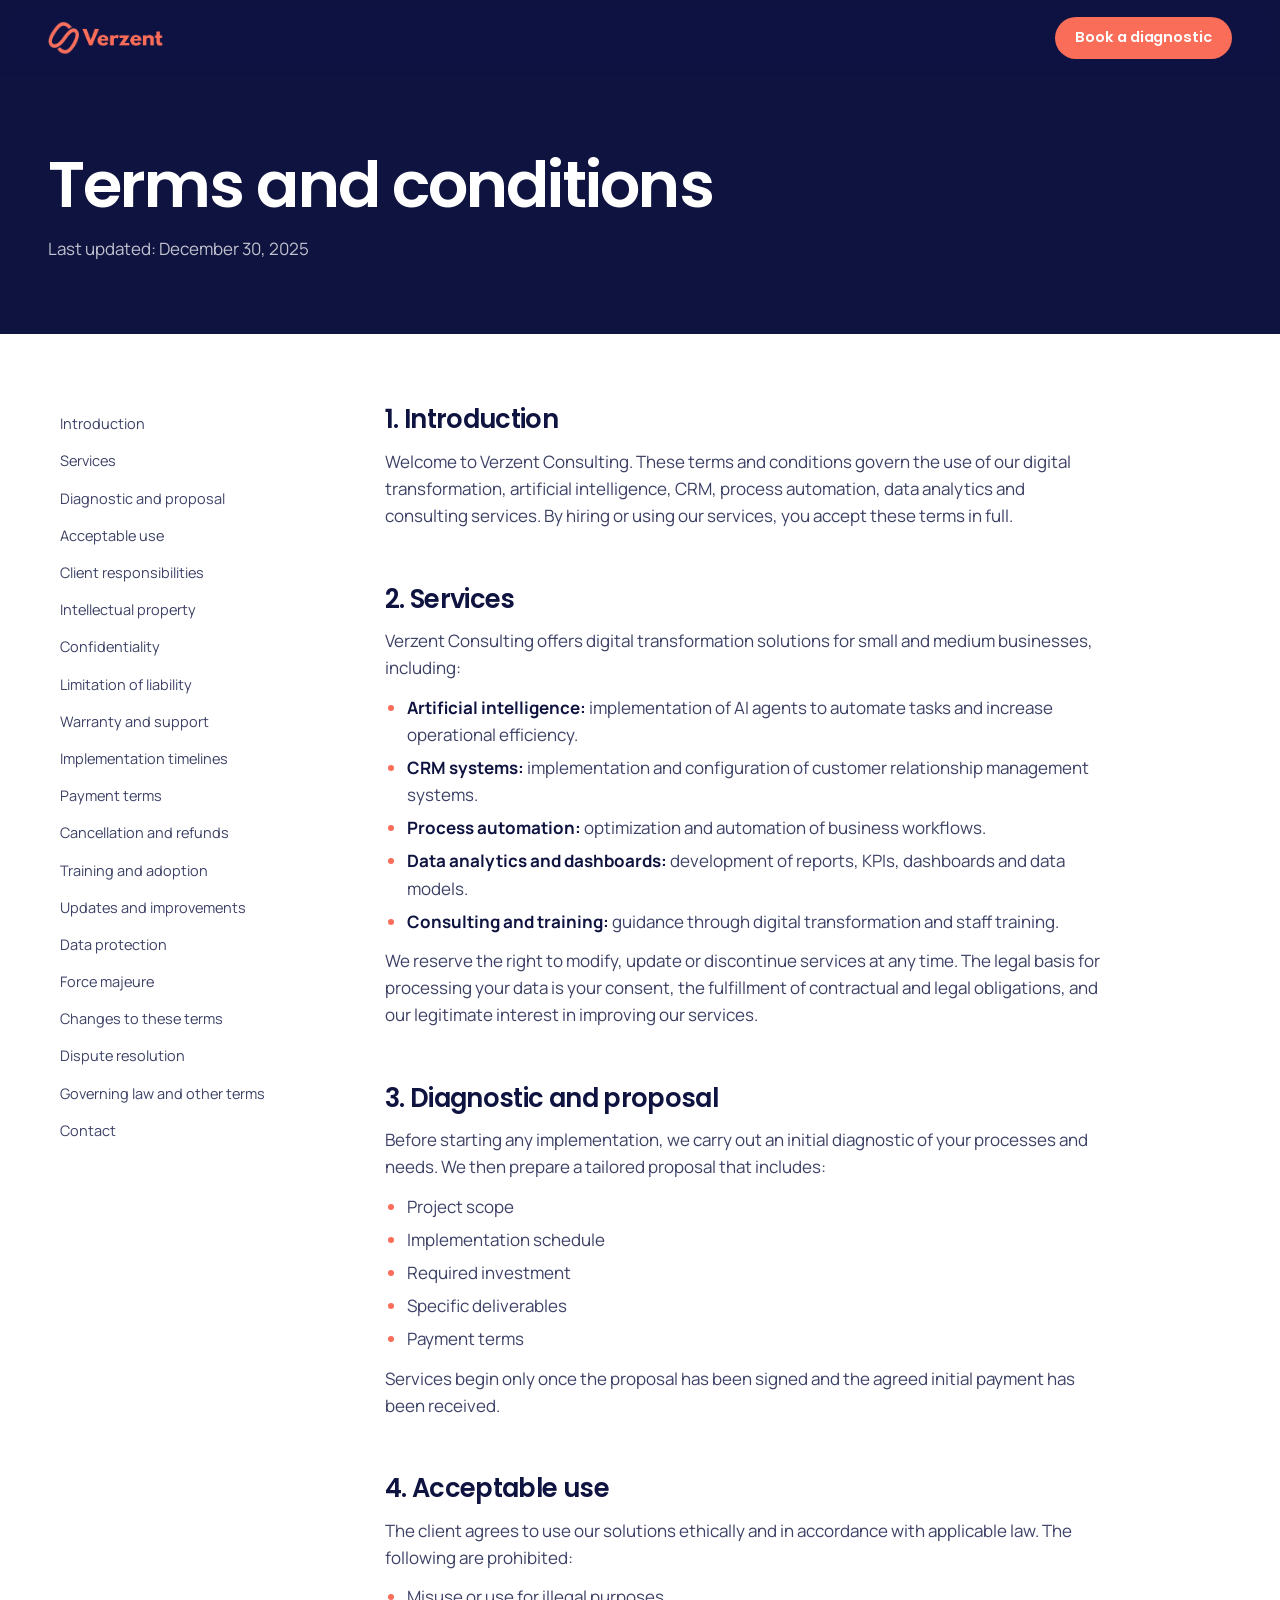
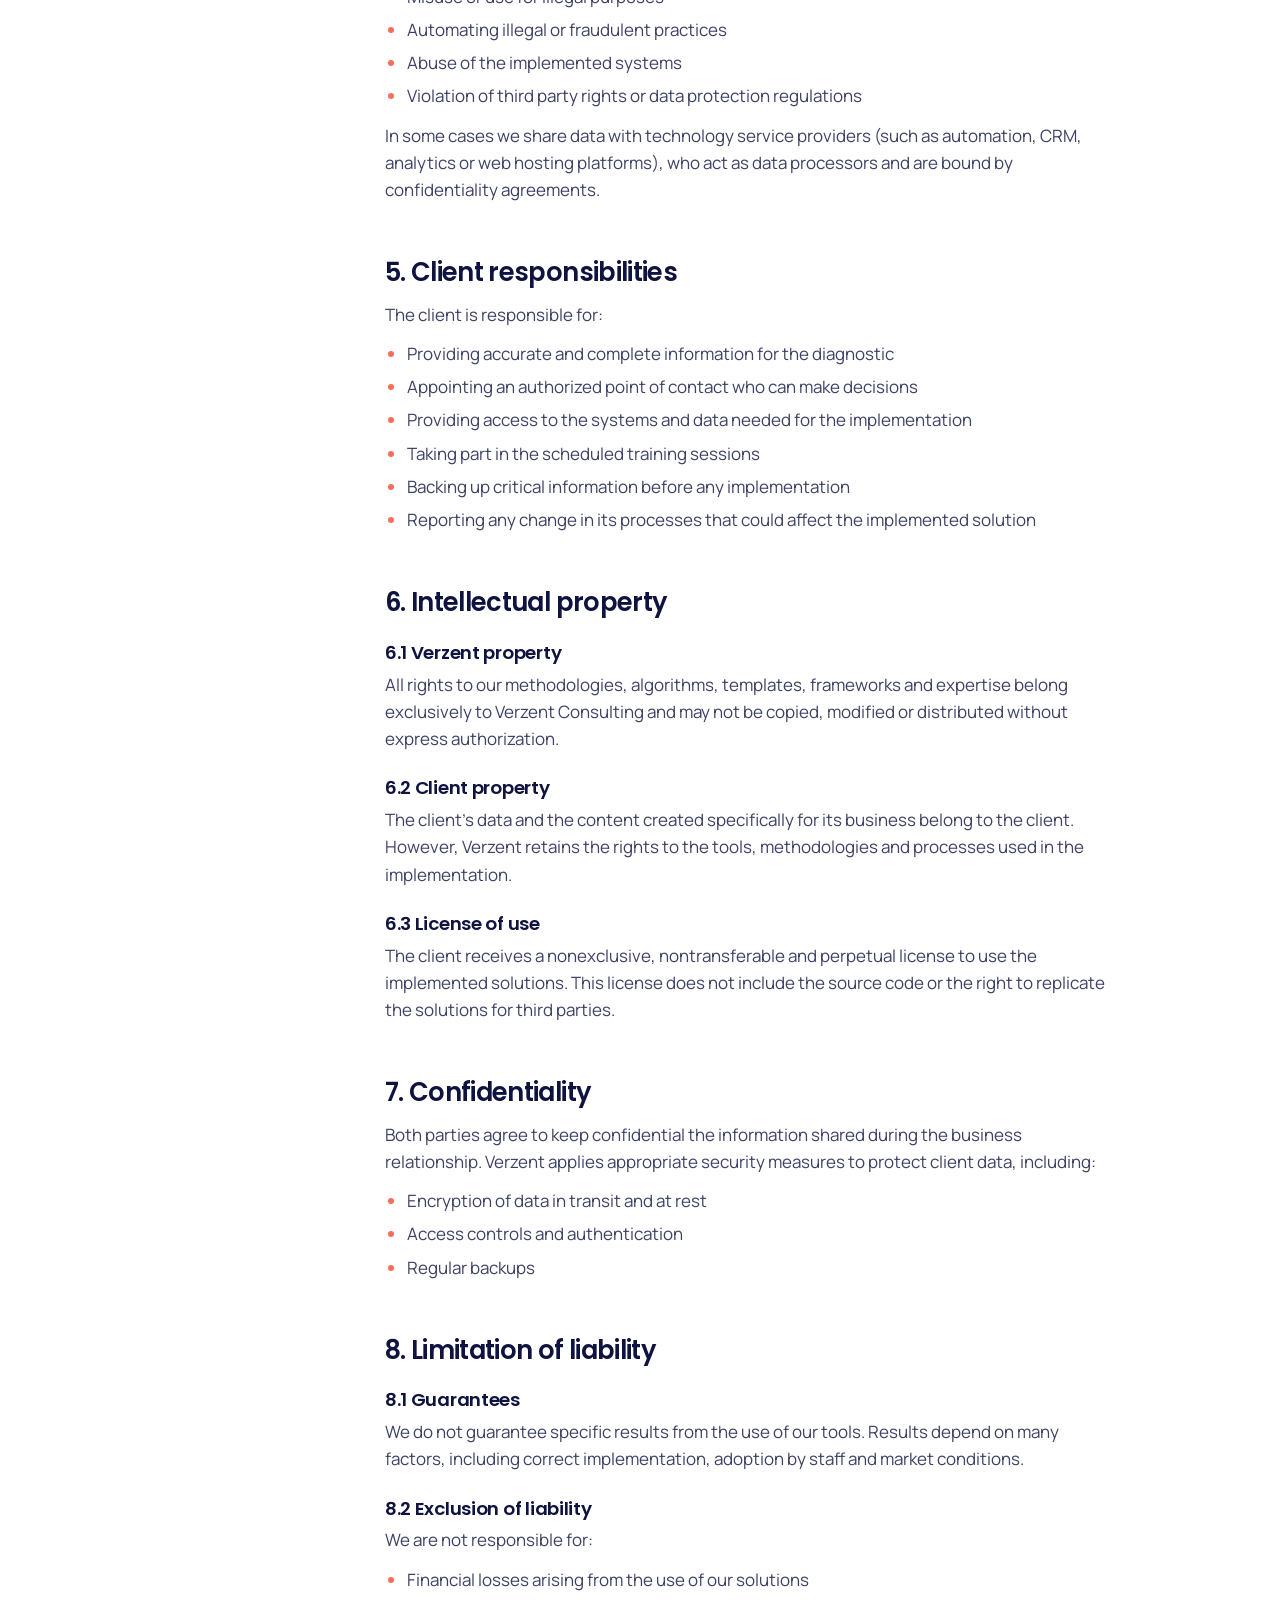
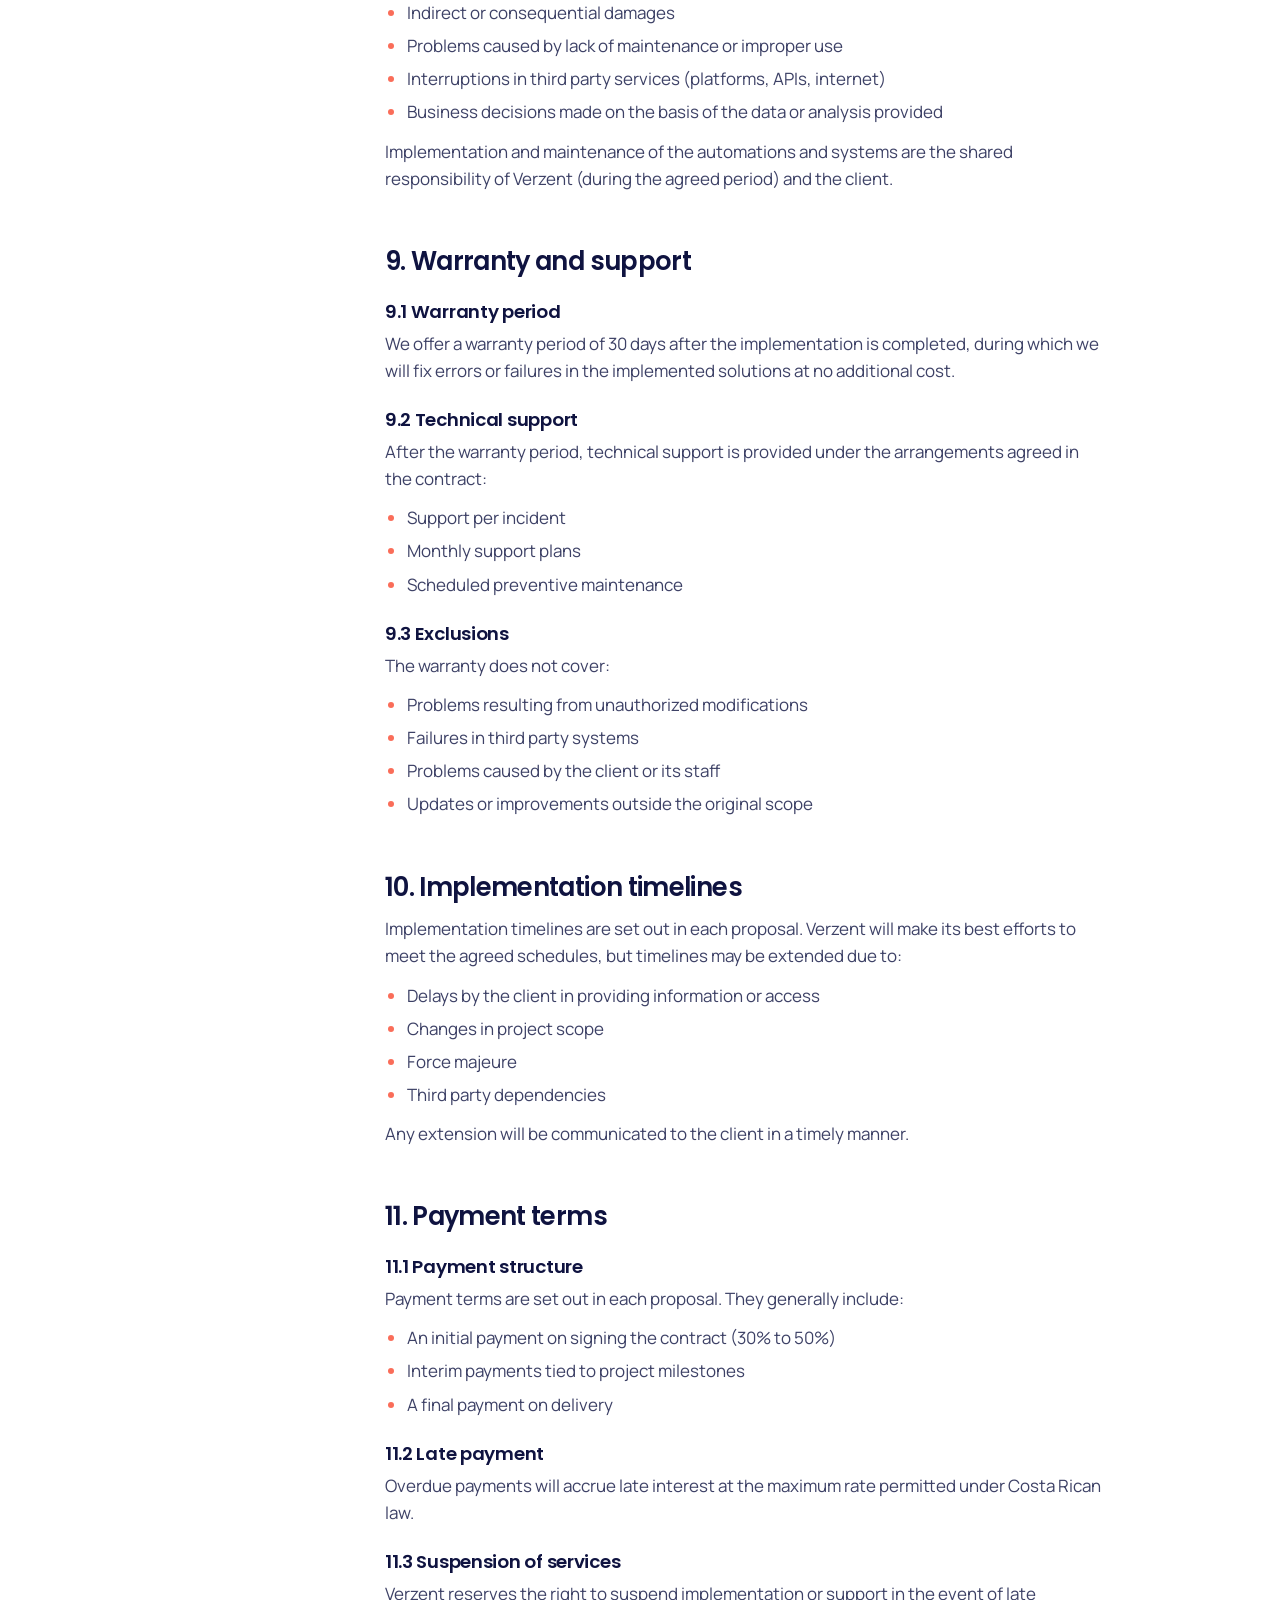
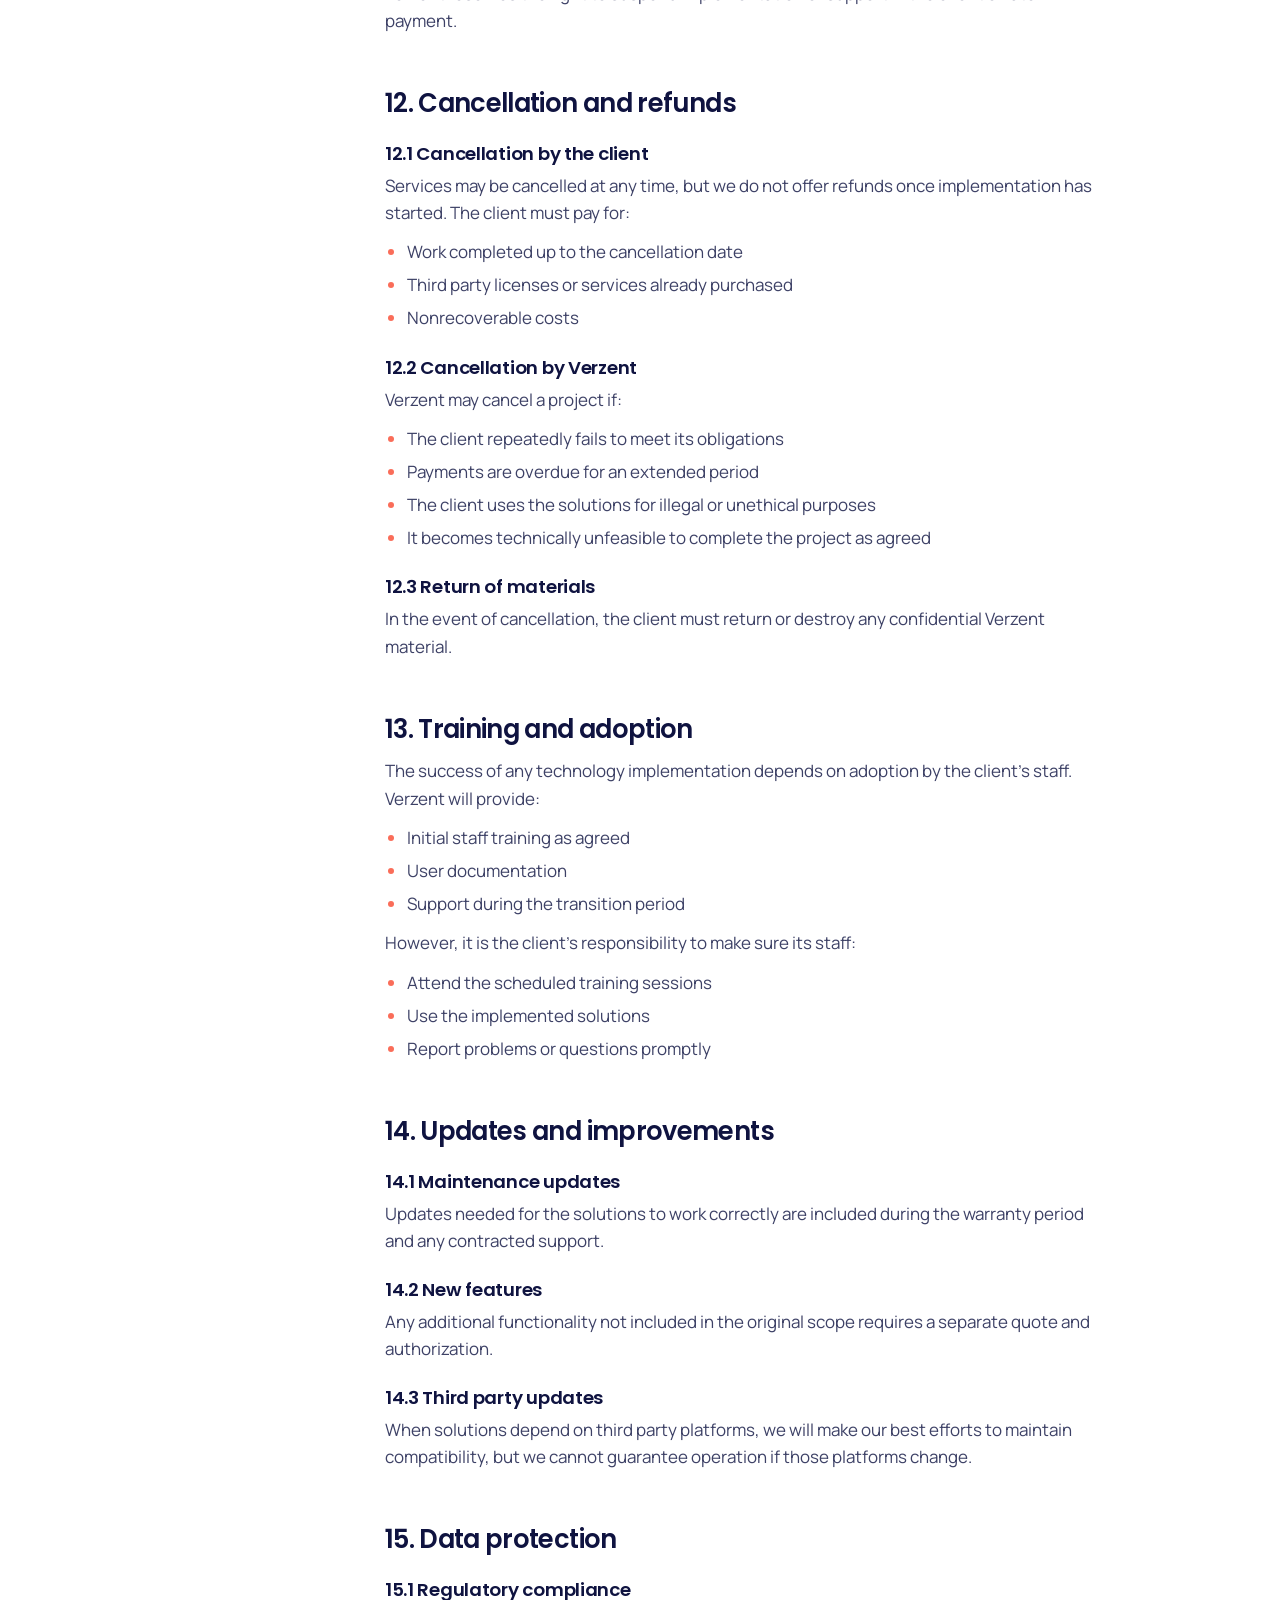
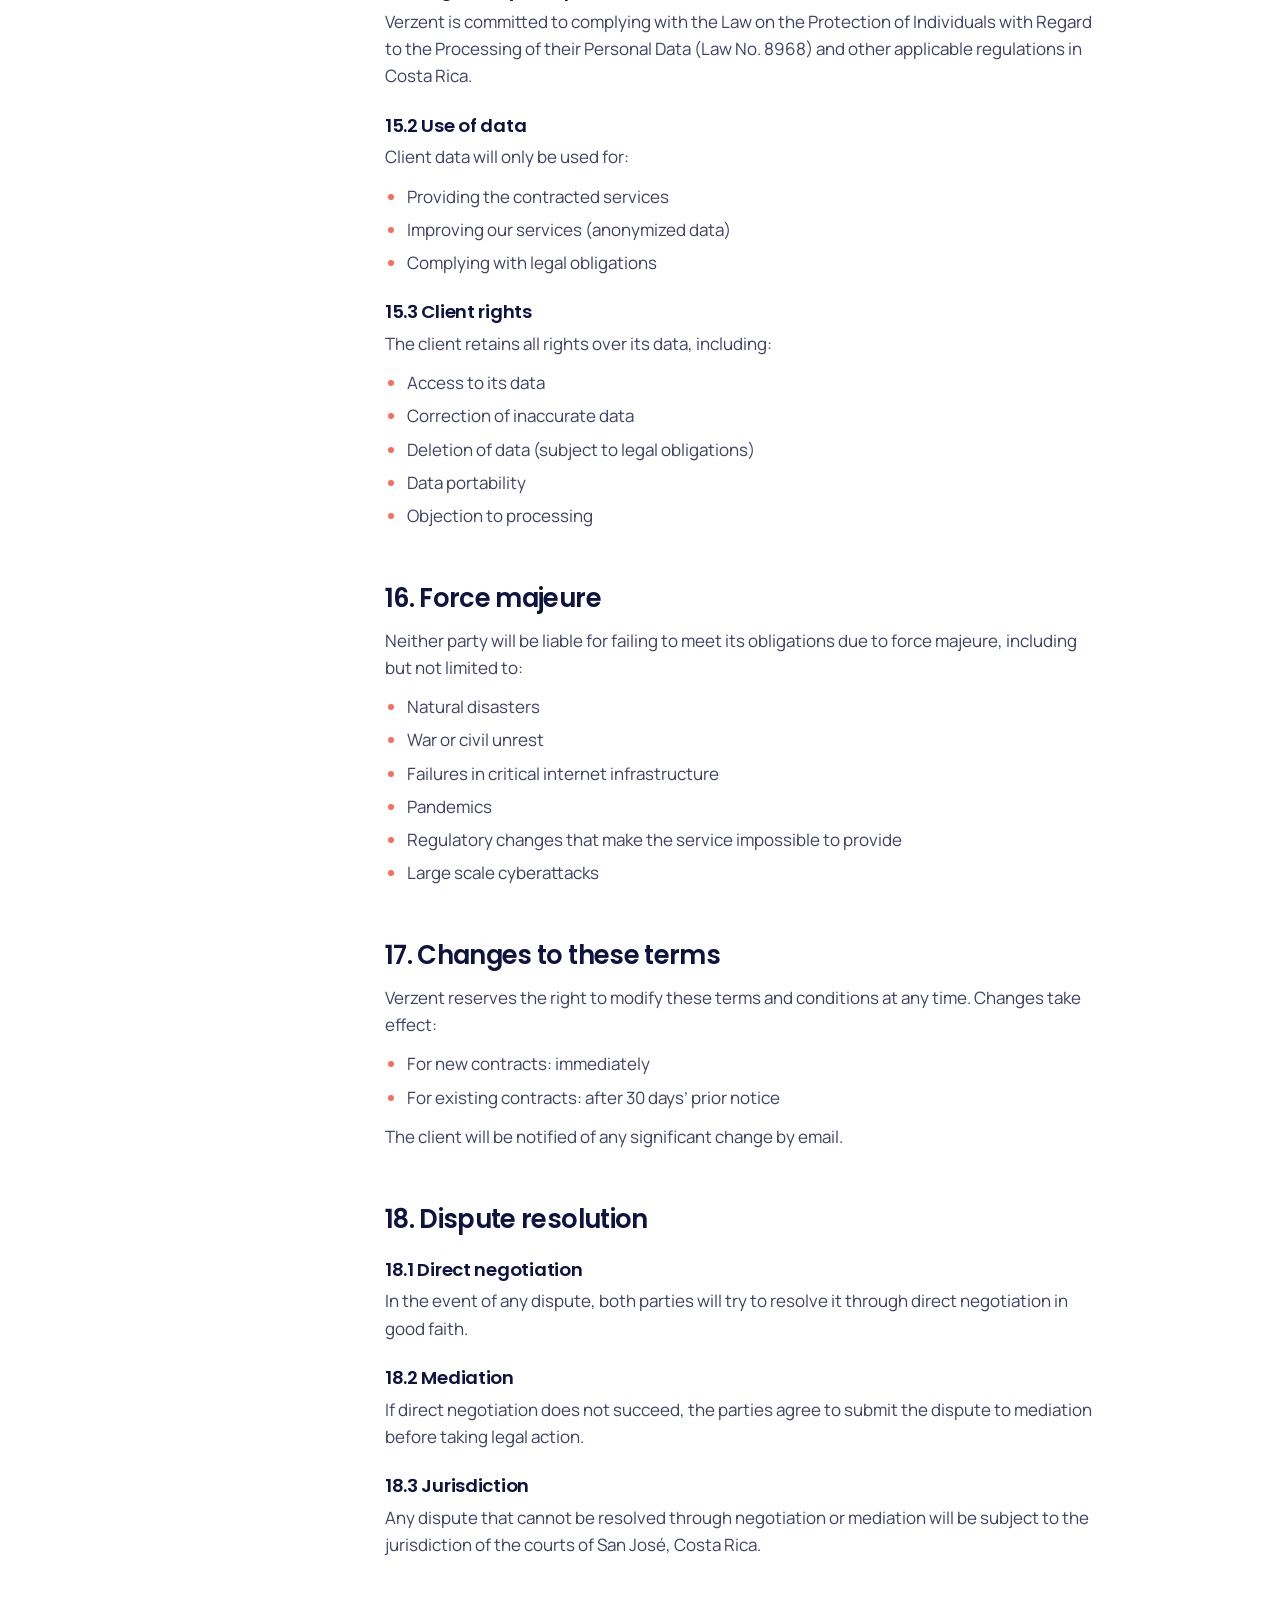
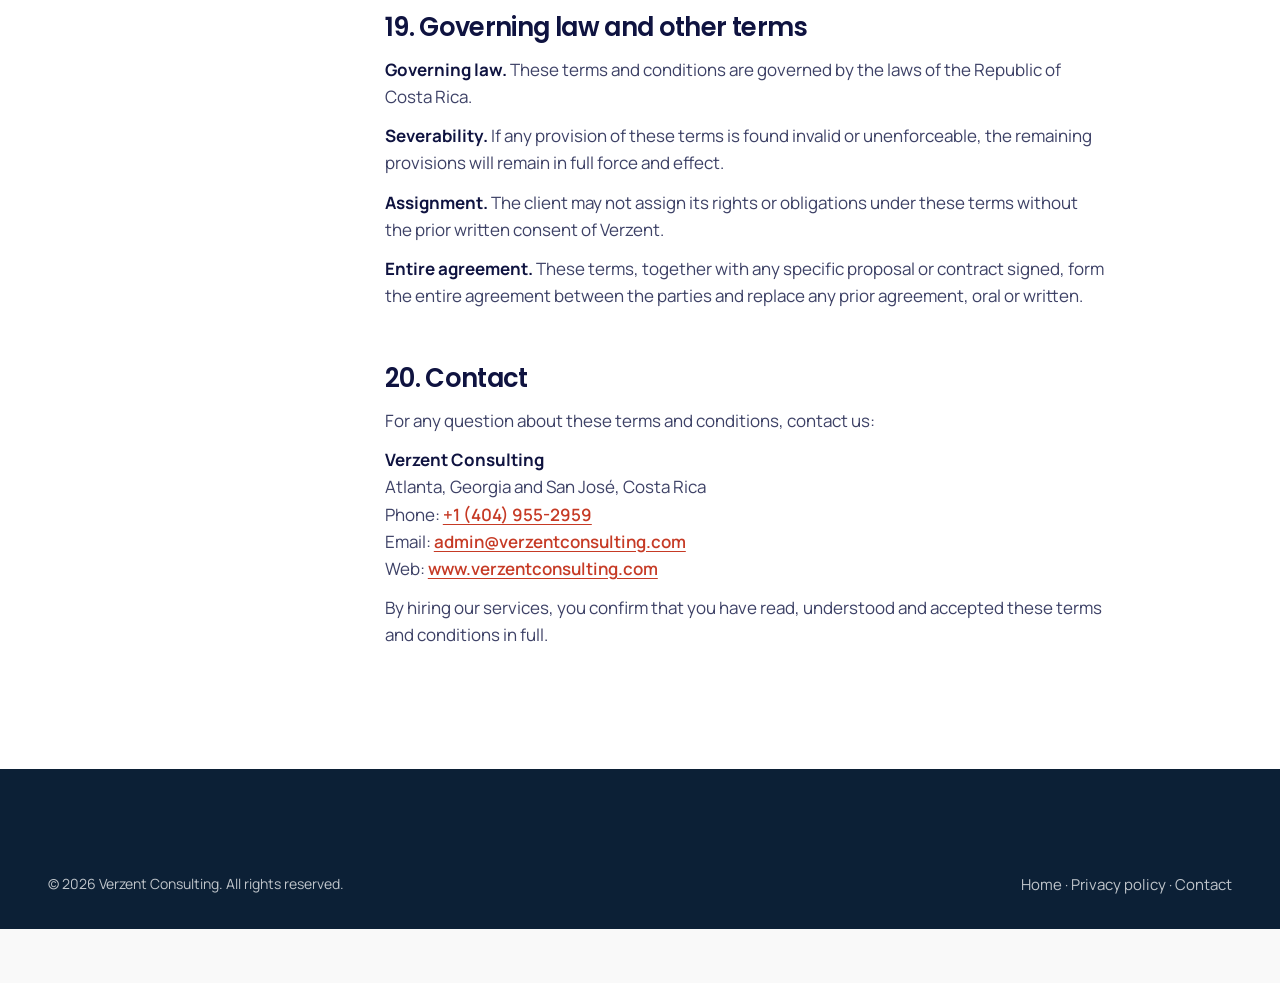
<file: terminos-y-condiciones/index.html>
<!doctype html>
<html lang="en">
<head>
<meta charset="utf-8">
<title>Terms and Conditions | Verzent Consulting</title>
<meta http-equiv="refresh" content="0; url=../terms/">
<link rel="canonical" href="https://www.verzentconsulting.com/terms/">
</head>
<body><p>This page has moved to <a href="../terms/">Terms and conditions</a>.</p></body>
</html>
</file>
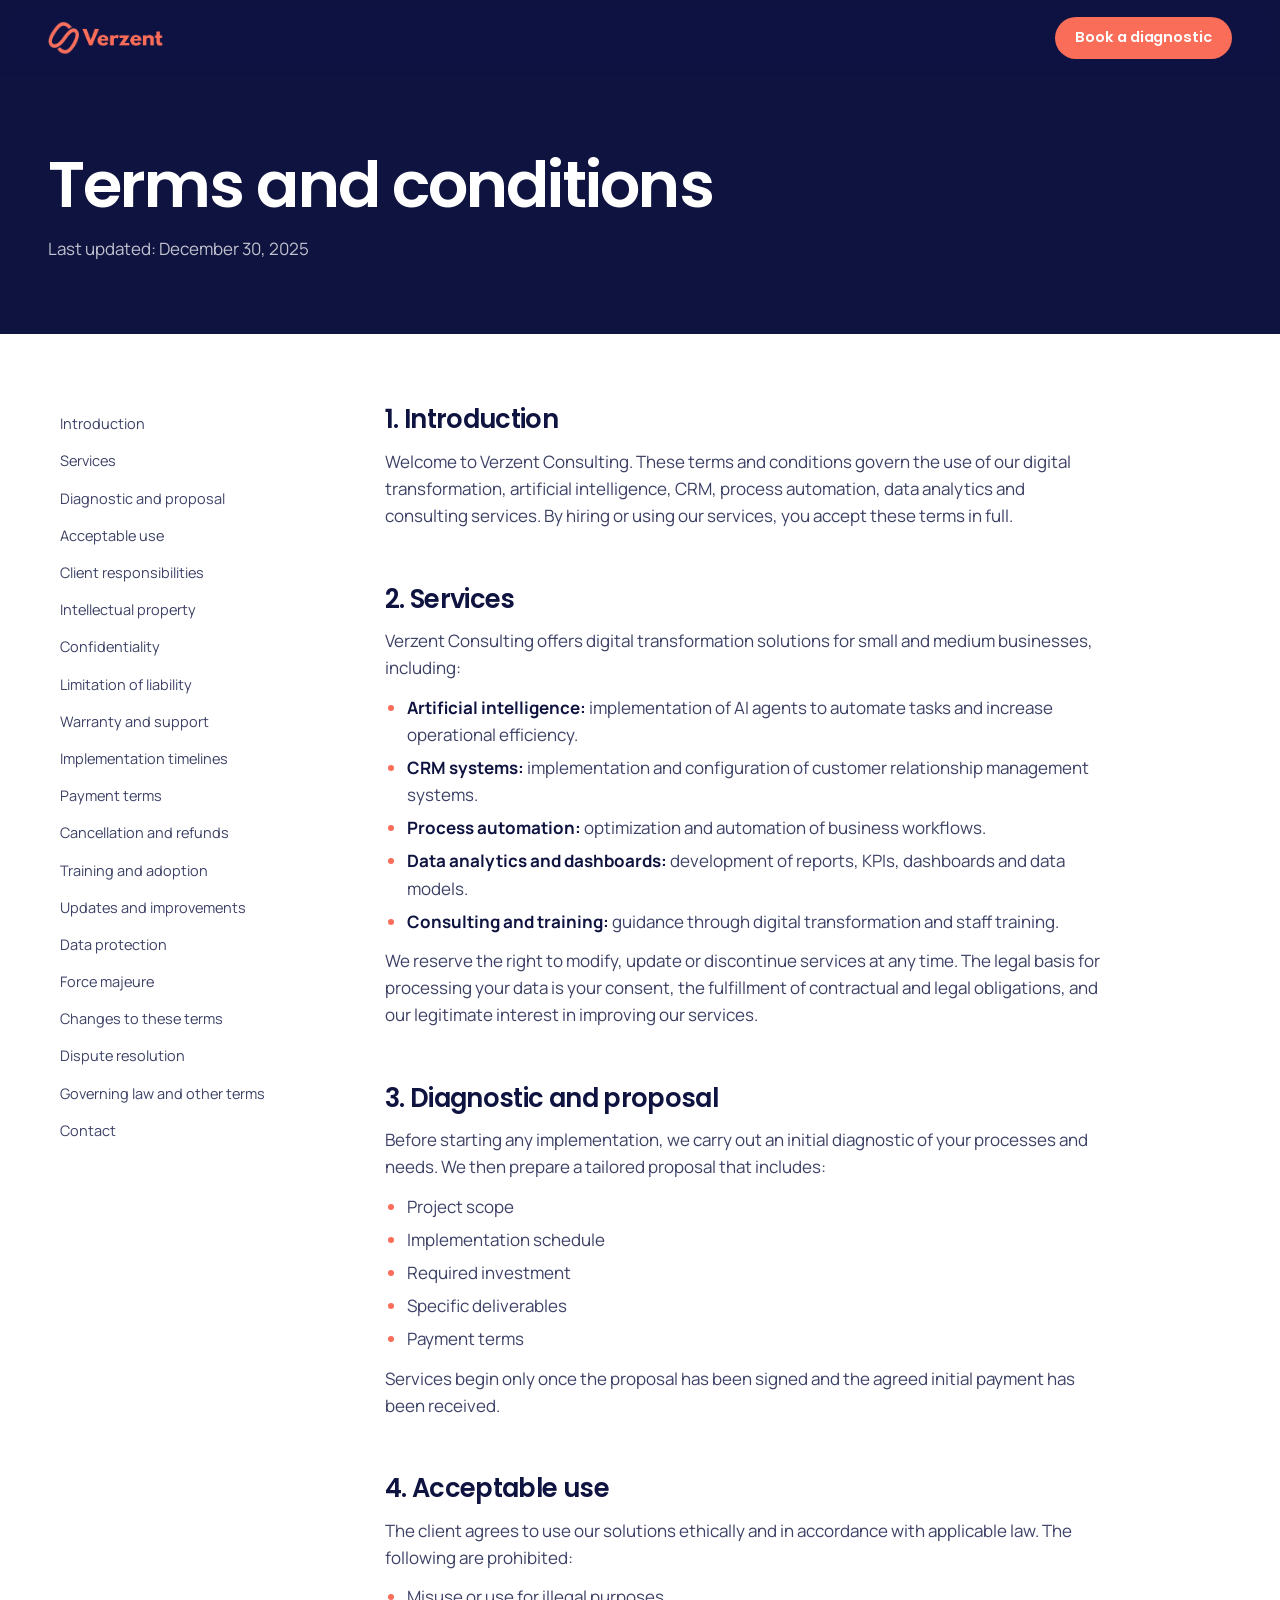
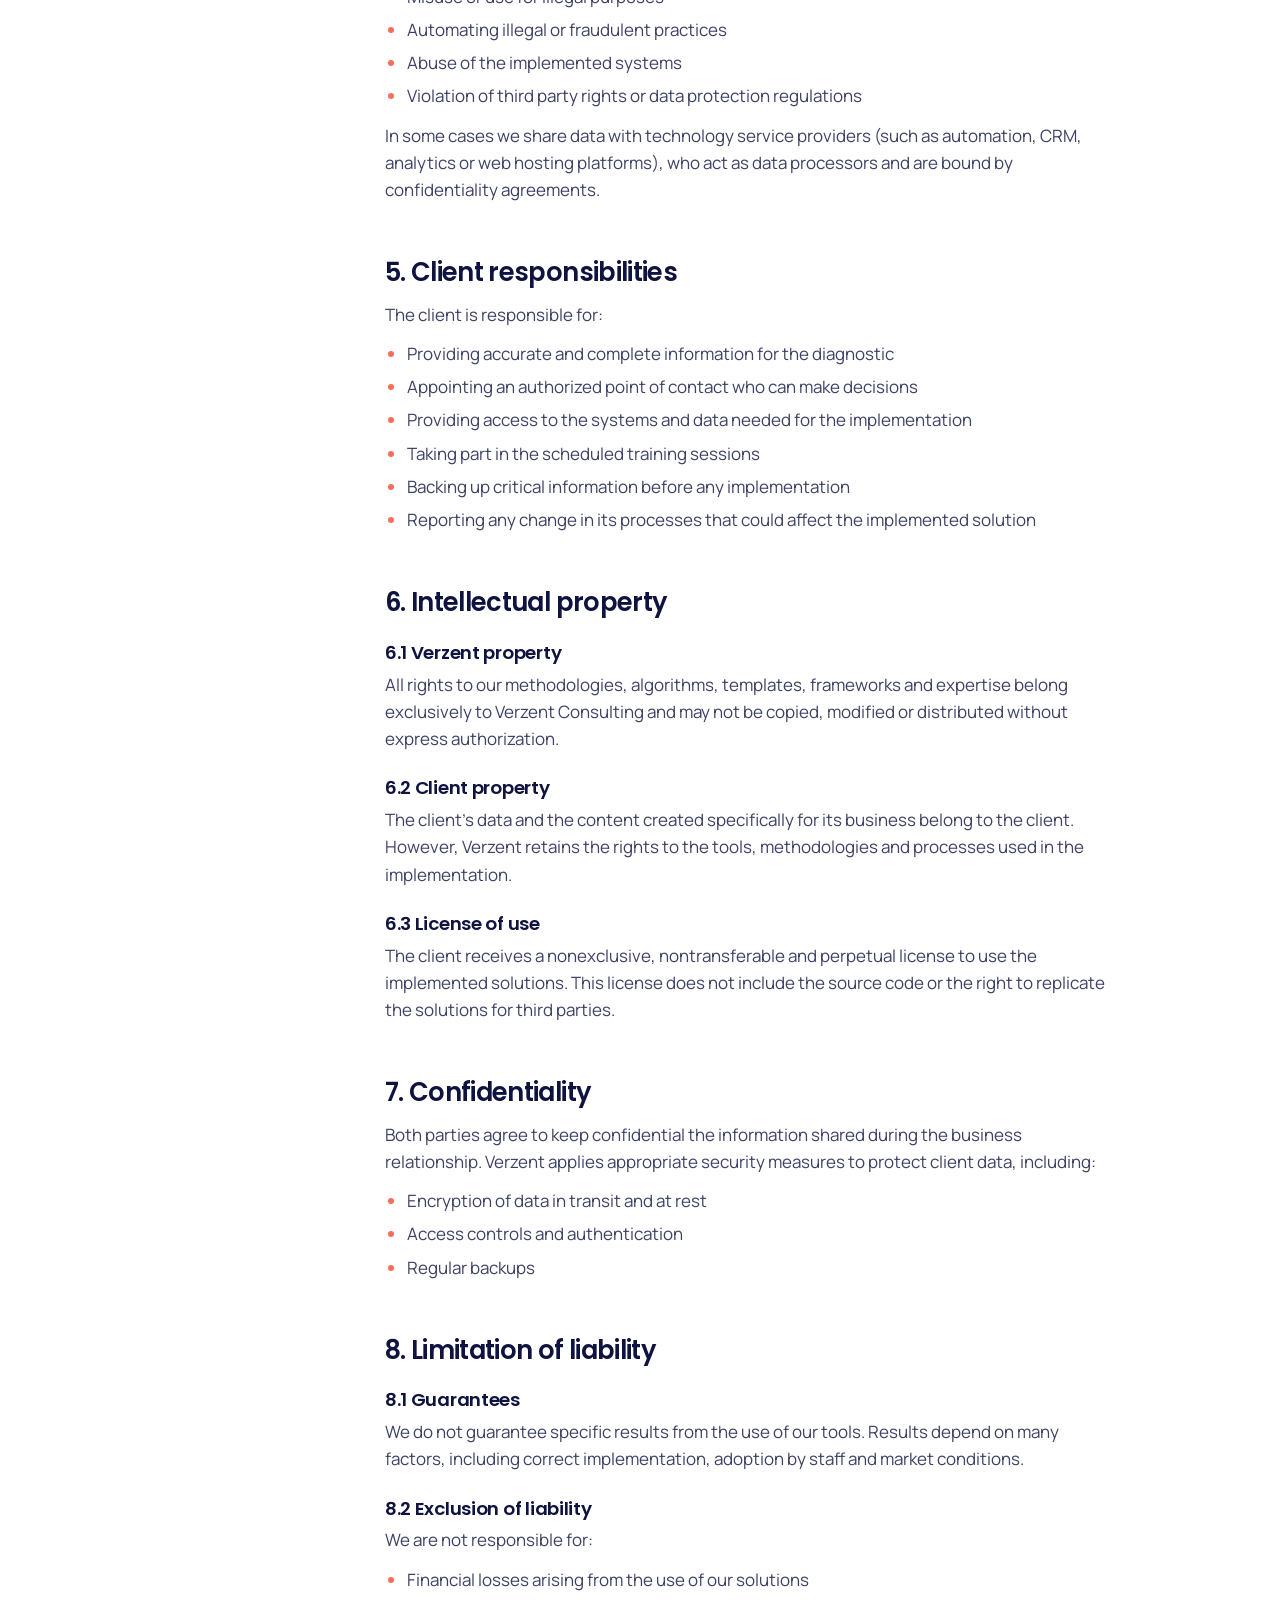
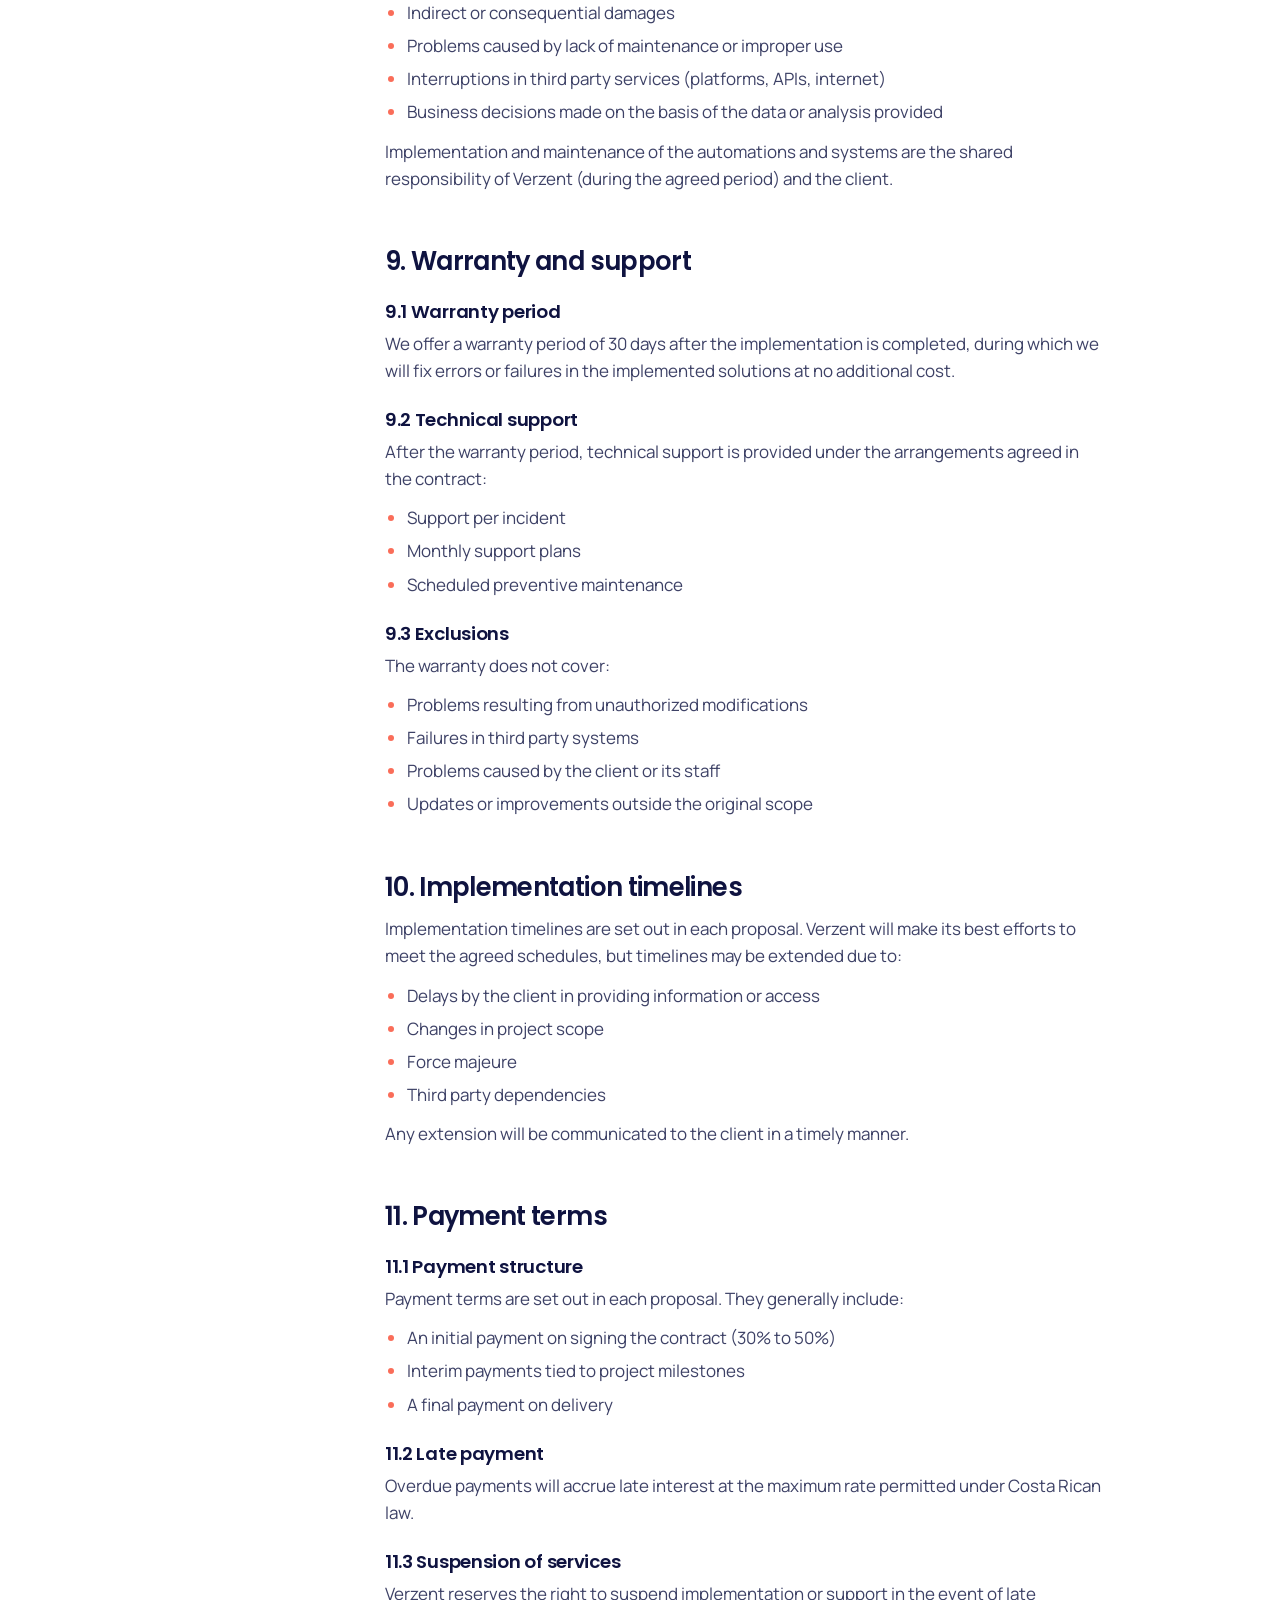
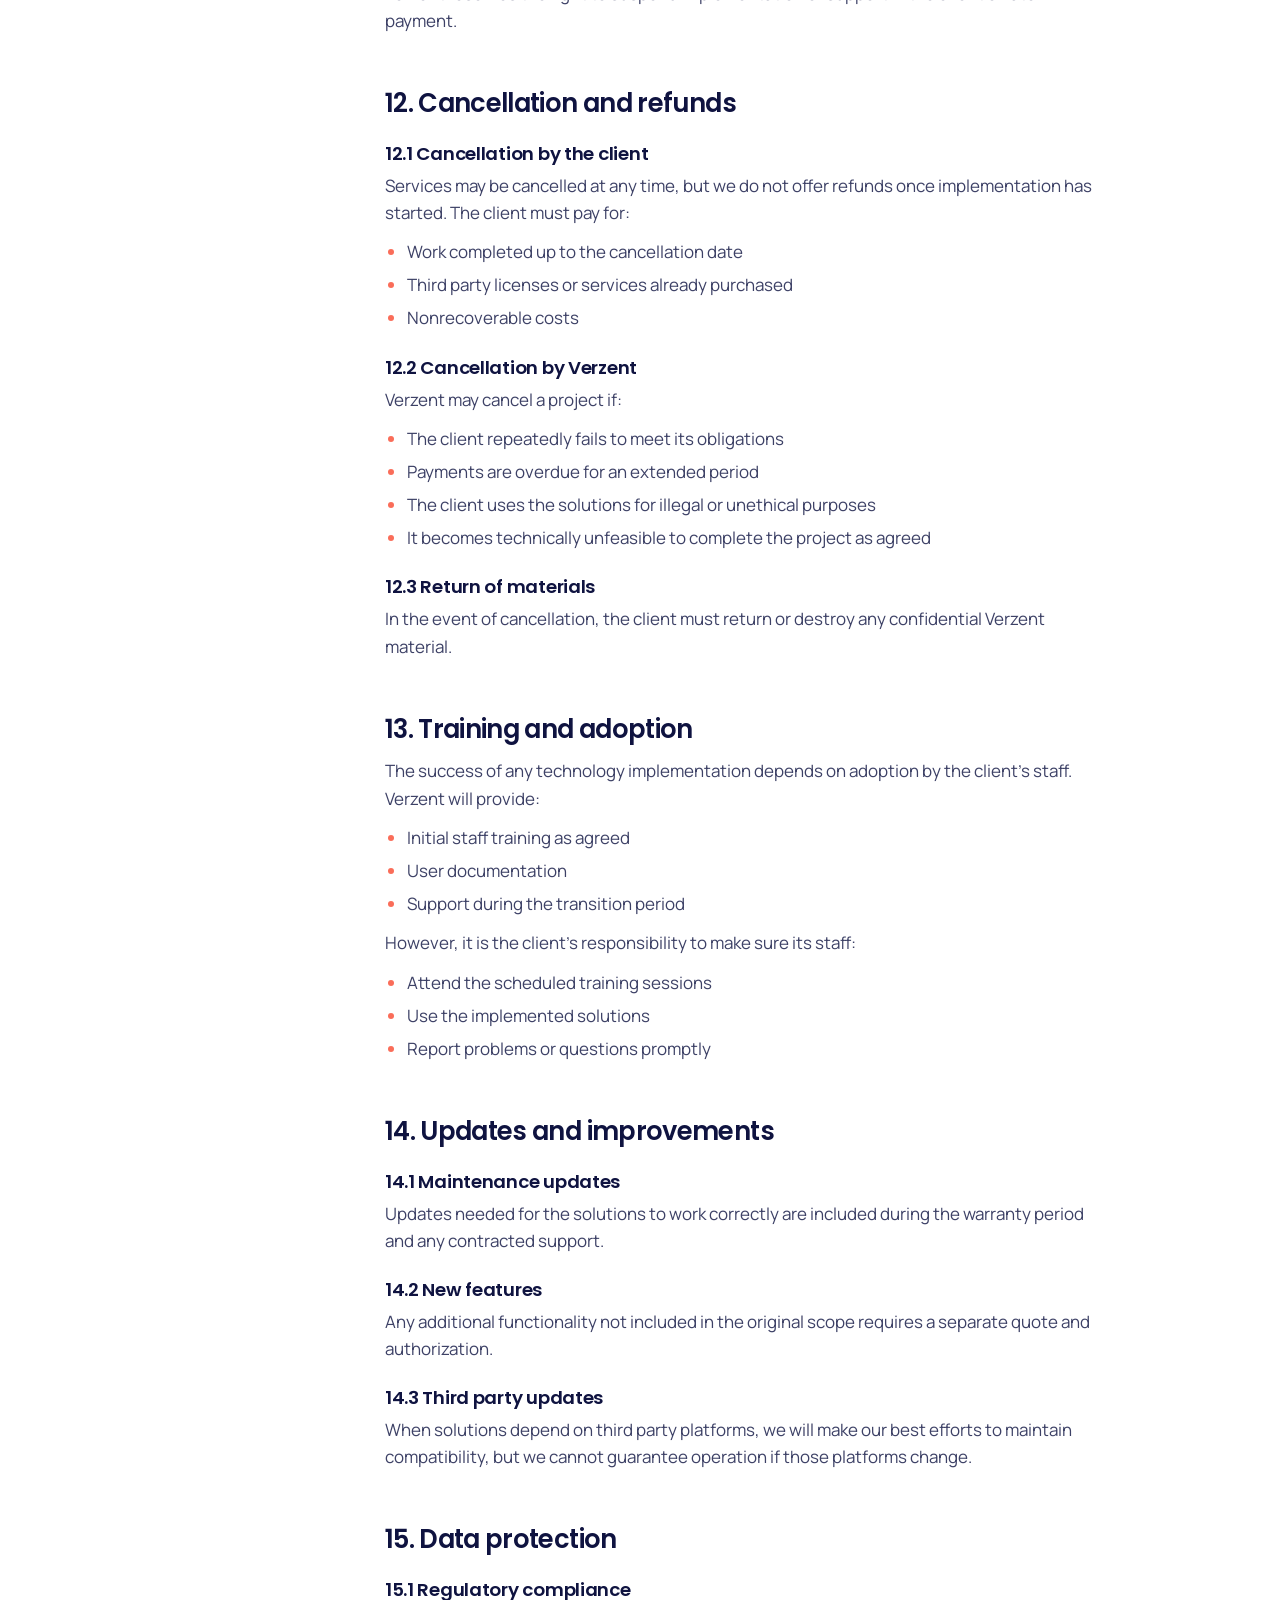
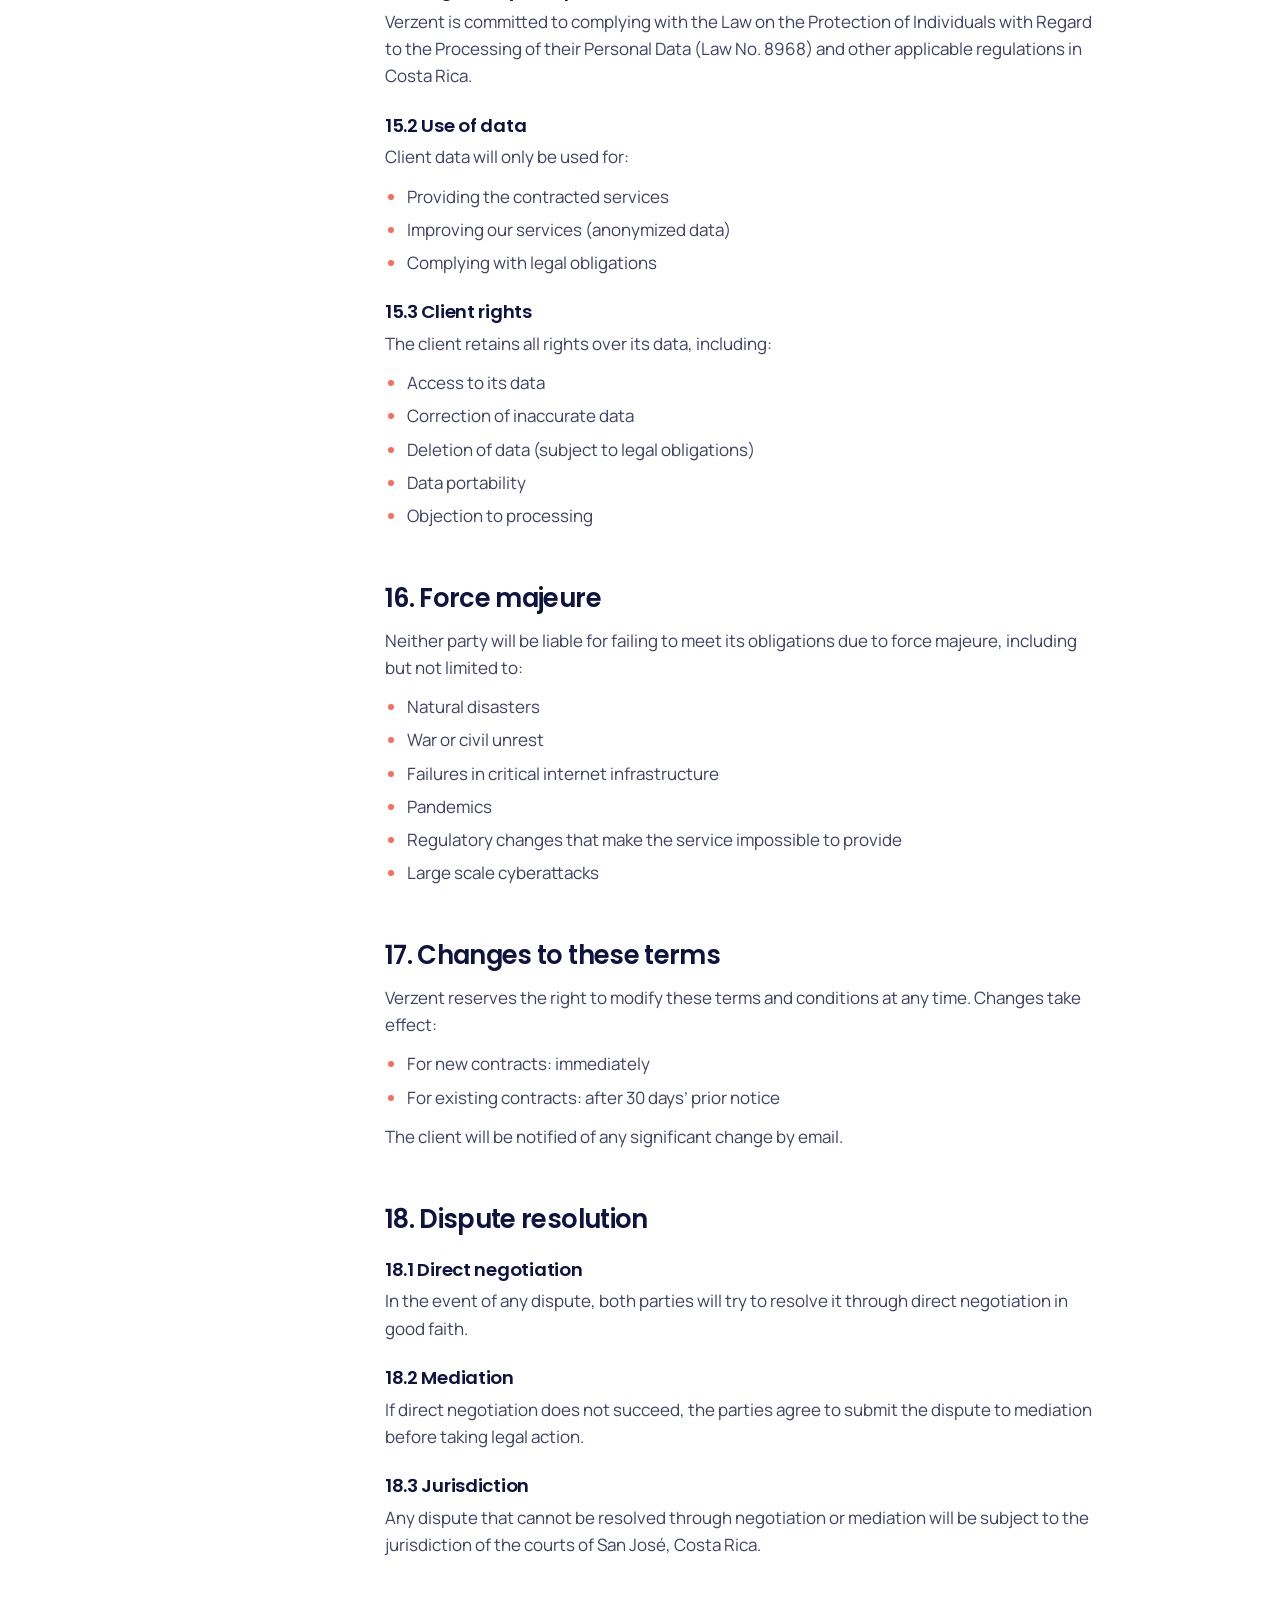
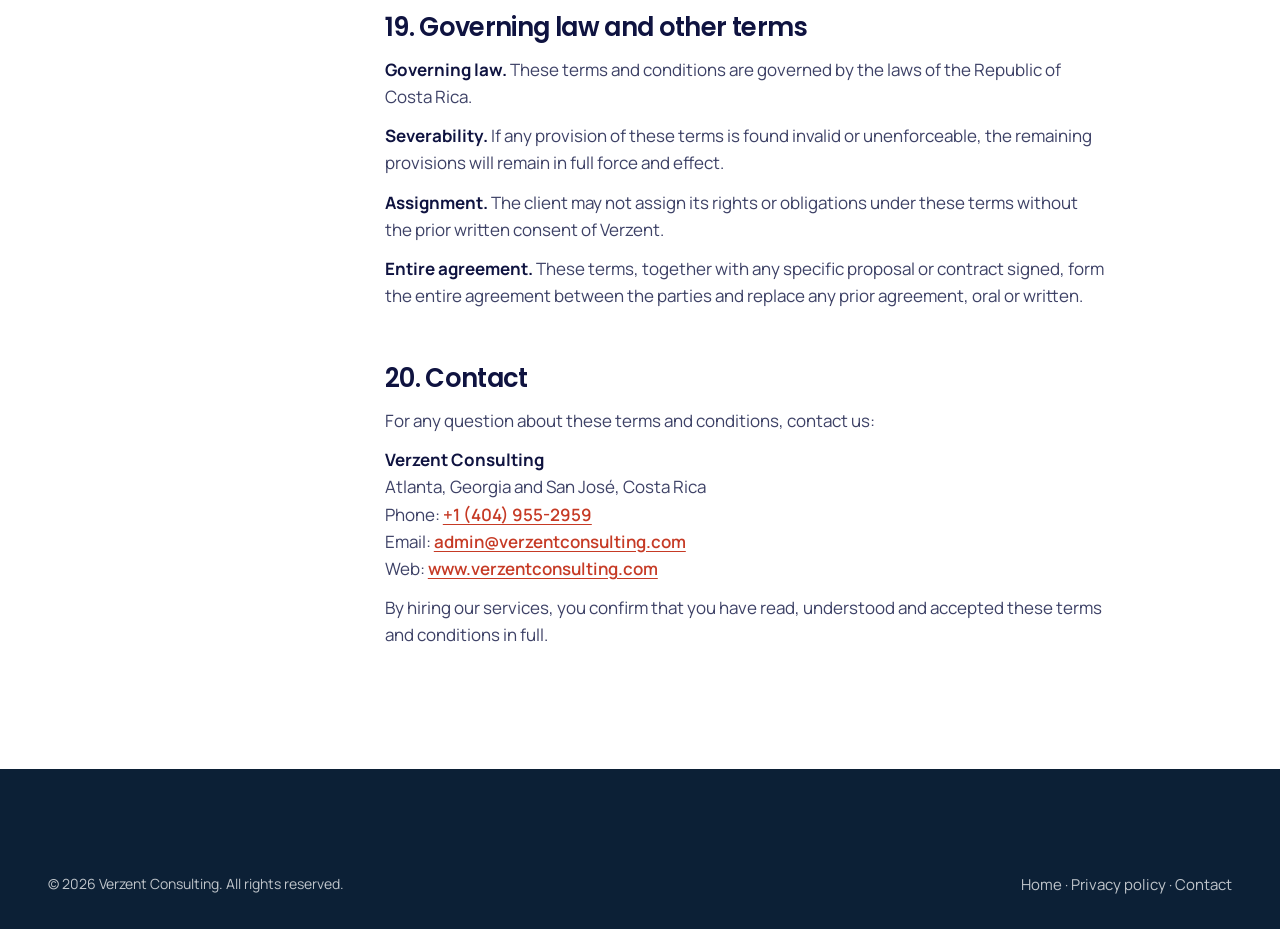
<file: terms/index.html>
<!doctype html>
<html lang="en">
<head>
<meta charset="utf-8">
<meta name="viewport" content="width=device-width, initial-scale=1">
<title>Terms and Conditions | Verzent Consulting</title>
<meta name="description" content="Terms and conditions and data protection policy for Verzent Consulting services.">
<link rel="icon" href="../assets/verzent-mark.png">
<link rel="preconnect" href="https://fonts.googleapis.com">
<link rel="preconnect" href="https://fonts.gstatic.com" crossorigin>
<link href="https://fonts.googleapis.com/css2?family=Manrope:wght@400;500;600;700;800&family=Poppins:wght@500;600;700&display=swap" rel="stylesheet">
<link rel="stylesheet" href="../styles.css">
</head>
<body>
<header class="nav nav--solid">
  <div class="wrap nav__inner">
    <a class="nav__logo" href="../" aria-label="Verzent home"><img src="../assets/verzent-logo.png" alt="Verzent" width="138" height="40"></a>
    <a class="btn btn--coral btn--sm" href="../#contact" style="margin-left:auto"><span>Book a diagnostic</span></a>
  </div>
</header>

<main>
<section class="legal-head">
  <div class="wrap">
    <h1>Terms and conditions</h1>
    <p>Last updated: December 30, 2025</p>
  </div>
</section>

<section class="legal">
  <div class="wrap legal__grid">
    <nav class="legal__toc" aria-label="Sections">
      <a href="#introduction">Introduction</a>
      <a href="#services">Services</a>
      <a href="#diagnostic">Diagnostic and proposal</a>
      <a href="#acceptable-use">Acceptable use</a>
      <a href="#client-responsibilities">Client responsibilities</a>
      <a href="#intellectual-property">Intellectual property</a>
      <a href="#confidentiality">Confidentiality</a>
      <a href="#liability">Limitation of liability</a>
      <a href="#warranty">Warranty and support</a>
      <a href="#timelines">Implementation timelines</a>
      <a href="#payment">Payment terms</a>
      <a href="#cancellation">Cancellation and refunds</a>
      <a href="#training">Training and adoption</a>
      <a href="#updates">Updates and improvements</a>
      <a href="#data-protection">Data protection</a>
      <a href="#force-majeure">Force majeure</a>
      <a href="#changes">Changes to these terms</a>
      <a href="#disputes">Dispute resolution</a>
      <a href="#law">Governing law and other terms</a>
      <a href="#contact">Contact</a>
    </nav>

    <article class="legal__body">
      <h2 id="introduction">1. Introduction</h2>
      <p>Welcome to Verzent Consulting. These terms and conditions govern the use of our digital transformation, artificial intelligence, CRM, process automation, data analytics and consulting services. By hiring or using our services, you accept these terms in full.</p>

      <h2 id="services">2. Services</h2>
      <p>Verzent Consulting offers digital transformation solutions for small and medium businesses, including:</p>
      <ul>
        <li><b>Artificial intelligence:</b> implementation of AI agents to automate tasks and increase operational efficiency.</li>
        <li><b>CRM systems:</b> implementation and configuration of customer relationship management systems.</li>
        <li><b>Process automation:</b> optimization and automation of business workflows.</li>
        <li><b>Data analytics and dashboards:</b> development of reports, KPIs, dashboards and data models.</li>
        <li><b>Consulting and training:</b> guidance through digital transformation and staff training.</li>
      </ul>
      <p>We reserve the right to modify, update or discontinue services at any time. The legal basis for processing your data is your consent, the fulfillment of contractual and legal obligations, and our legitimate interest in improving our services.</p>

      <h2 id="diagnostic">3. Diagnostic and proposal</h2>
      <p>Before starting any implementation, we carry out an initial diagnostic of your processes and needs. We then prepare a tailored proposal that includes:</p>
      <ul>
        <li>Project scope</li>
        <li>Implementation schedule</li>
        <li>Required investment</li>
        <li>Specific deliverables</li>
        <li>Payment terms</li>
      </ul>
      <p>Services begin only once the proposal has been signed and the agreed initial payment has been received.</p>

      <h2 id="acceptable-use">4. Acceptable use</h2>
      <p>The client agrees to use our solutions ethically and in accordance with applicable law. The following are prohibited:</p>
      <ul>
        <li>Misuse or use for illegal purposes</li>
        <li>Automating illegal or fraudulent practices</li>
        <li>Abuse of the implemented systems</li>
        <li>Violation of third party rights or data protection regulations</li>
      </ul>
      <p>In some cases we share data with technology service providers (such as automation, CRM, analytics or web hosting platforms), who act as data processors and are bound by confidentiality agreements.</p>

      <h2 id="client-responsibilities">5. Client responsibilities</h2>
      <p>The client is responsible for:</p>
      <ul>
        <li>Providing accurate and complete information for the diagnostic</li>
        <li>Appointing an authorized point of contact who can make decisions</li>
        <li>Providing access to the systems and data needed for the implementation</li>
        <li>Taking part in the scheduled training sessions</li>
        <li>Backing up critical information before any implementation</li>
        <li>Reporting any change in its processes that could affect the implemented solution</li>
      </ul>

      <h2 id="intellectual-property">6. Intellectual property</h2>
      <h3>6.1 Verzent property</h3>
      <p>All rights to our methodologies, algorithms, templates, frameworks and expertise belong exclusively to Verzent Consulting and may not be copied, modified or distributed without express authorization.</p>
      <h3>6.2 Client property</h3>
      <p>The client’s data and the content created specifically for its business belong to the client. However, Verzent retains the rights to the tools, methodologies and processes used in the implementation.</p>
      <h3>6.3 License of use</h3>
      <p>The client receives a nonexclusive, nontransferable and perpetual license to use the implemented solutions. This license does not include the source code or the right to replicate the solutions for third parties.</p>

      <h2 id="confidentiality">7. Confidentiality</h2>
      <p>Both parties agree to keep confidential the information shared during the business relationship. Verzent applies appropriate security measures to protect client data, including:</p>
      <ul>
        <li>Encryption of data in transit and at rest</li>
        <li>Access controls and authentication</li>
        <li>Regular backups</li>
      </ul>

      <h2 id="liability">8. Limitation of liability</h2>
      <h3>8.1 Guarantees</h3>
      <p>We do not guarantee specific results from the use of our tools. Results depend on many factors, including correct implementation, adoption by staff and market conditions.</p>
      <h3>8.2 Exclusion of liability</h3>
      <p>We are not responsible for:</p>
      <ul>
        <li>Financial losses arising from the use of our solutions</li>
        <li>Indirect or consequential damages</li>
        <li>Problems caused by lack of maintenance or improper use</li>
        <li>Interruptions in third party services (platforms, APIs, internet)</li>
        <li>Business decisions made on the basis of the data or analysis provided</li>
      </ul>
      <p>Implementation and maintenance of the automations and systems are the shared responsibility of Verzent (during the agreed period) and the client.</p>

      <h2 id="warranty">9. Warranty and support</h2>
      <h3>9.1 Warranty period</h3>
      <p>We offer a warranty period of 30 days after the implementation is completed, during which we will fix errors or failures in the implemented solutions at no additional cost.</p>
      <h3>9.2 Technical support</h3>
      <p>After the warranty period, technical support is provided under the arrangements agreed in the contract:</p>
      <ul>
        <li>Support per incident</li>
        <li>Monthly support plans</li>
        <li>Scheduled preventive maintenance</li>
      </ul>
      <h3>9.3 Exclusions</h3>
      <p>The warranty does not cover:</p>
      <ul>
        <li>Problems resulting from unauthorized modifications</li>
        <li>Failures in third party systems</li>
        <li>Problems caused by the client or its staff</li>
        <li>Updates or improvements outside the original scope</li>
      </ul>

      <h2 id="timelines">10. Implementation timelines</h2>
      <p>Implementation timelines are set out in each proposal. Verzent will make its best efforts to meet the agreed schedules, but timelines may be extended due to:</p>
      <ul>
        <li>Delays by the client in providing information or access</li>
        <li>Changes in project scope</li>
        <li>Force majeure</li>
        <li>Third party dependencies</li>
      </ul>
      <p>Any extension will be communicated to the client in a timely manner.</p>

      <h2 id="payment">11. Payment terms</h2>
      <h3>11.1 Payment structure</h3>
      <p>Payment terms are set out in each proposal. They generally include:</p>
      <ul>
        <li>An initial payment on signing the contract (30% to 50%)</li>
        <li>Interim payments tied to project milestones</li>
        <li>A final payment on delivery</li>
      </ul>
      <h3>11.2 Late payment</h3>
      <p>Overdue payments will accrue late interest at the maximum rate permitted under Costa Rican law.</p>
      <h3>11.3 Suspension of services</h3>
      <p>Verzent reserves the right to suspend implementation or support in the event of late payment.</p>

      <h2 id="cancellation">12. Cancellation and refunds</h2>
      <h3>12.1 Cancellation by the client</h3>
      <p>Services may be cancelled at any time, but we do not offer refunds once implementation has started. The client must pay for:</p>
      <ul>
        <li>Work completed up to the cancellation date</li>
        <li>Third party licenses or services already purchased</li>
        <li>Nonrecoverable costs</li>
      </ul>
      <h3>12.2 Cancellation by Verzent</h3>
      <p>Verzent may cancel a project if:</p>
      <ul>
        <li>The client repeatedly fails to meet its obligations</li>
        <li>Payments are overdue for an extended period</li>
        <li>The client uses the solutions for illegal or unethical purposes</li>
        <li>It becomes technically unfeasible to complete the project as agreed</li>
      </ul>
      <h3>12.3 Return of materials</h3>
      <p>In the event of cancellation, the client must return or destroy any confidential Verzent material.</p>

      <h2 id="training">13. Training and adoption</h2>
      <p>The success of any technology implementation depends on adoption by the client’s staff. Verzent will provide:</p>
      <ul>
        <li>Initial staff training as agreed</li>
        <li>User documentation</li>
        <li>Support during the transition period</li>
      </ul>
      <p>However, it is the client’s responsibility to make sure its staff:</p>
      <ul>
        <li>Attend the scheduled training sessions</li>
        <li>Use the implemented solutions</li>
        <li>Report problems or questions promptly</li>
      </ul>

      <h2 id="updates">14. Updates and improvements</h2>
      <h3>14.1 Maintenance updates</h3>
      <p>Updates needed for the solutions to work correctly are included during the warranty period and any contracted support.</p>
      <h3>14.2 New features</h3>
      <p>Any additional functionality not included in the original scope requires a separate quote and authorization.</p>
      <h3>14.3 Third party updates</h3>
      <p>When solutions depend on third party platforms, we will make our best efforts to maintain compatibility, but we cannot guarantee operation if those platforms change.</p>

      <h2 id="data-protection">15. Data protection</h2>
      <h3>15.1 Regulatory compliance</h3>
      <p>Verzent is committed to complying with the Law on the Protection of Individuals with Regard to the Processing of their Personal Data (Law No. 8968) and other applicable regulations in Costa Rica.</p>
      <h3>15.2 Use of data</h3>
      <p>Client data will only be used for:</p>
      <ul>
        <li>Providing the contracted services</li>
        <li>Improving our services (anonymized data)</li>
        <li>Complying with legal obligations</li>
      </ul>
      <h3>15.3 Client rights</h3>
      <p>The client retains all rights over its data, including:</p>
      <ul>
        <li>Access to its data</li>
        <li>Correction of inaccurate data</li>
        <li>Deletion of data (subject to legal obligations)</li>
        <li>Data portability</li>
        <li>Objection to processing</li>
      </ul>

      <h2 id="force-majeure">16. Force majeure</h2>
      <p>Neither party will be liable for failing to meet its obligations due to force majeure, including but not limited to:</p>
      <ul>
        <li>Natural disasters</li>
        <li>War or civil unrest</li>
        <li>Failures in critical internet infrastructure</li>
        <li>Pandemics</li>
        <li>Regulatory changes that make the service impossible to provide</li>
        <li>Large scale cyberattacks</li>
      </ul>

      <h2 id="changes">17. Changes to these terms</h2>
      <p>Verzent reserves the right to modify these terms and conditions at any time. Changes take effect:</p>
      <ul>
        <li>For new contracts: immediately</li>
        <li>For existing contracts: after 30 days’ prior notice</li>
      </ul>
      <p>The client will be notified of any significant change by email.</p>

      <h2 id="disputes">18. Dispute resolution</h2>
      <h3>18.1 Direct negotiation</h3>
      <p>In the event of any dispute, both parties will try to resolve it through direct negotiation in good faith.</p>
      <h3>18.2 Mediation</h3>
      <p>If direct negotiation does not succeed, the parties agree to submit the dispute to mediation before taking legal action.</p>
      <h3>18.3 Jurisdiction</h3>
      <p>Any dispute that cannot be resolved through negotiation or mediation will be subject to the jurisdiction of the courts of San José, Costa Rica.</p>

      <h2 id="law">19. Governing law and other terms</h2>
      <p><b>Governing law.</b> These terms and conditions are governed by the laws of the Republic of Costa Rica.</p>
      <p><b>Severability.</b> If any provision of these terms is found invalid or unenforceable, the remaining provisions will remain in full force and effect.</p>
      <p><b>Assignment.</b> The client may not assign its rights or obligations under these terms without the prior written consent of Verzent.</p>
      <p><b>Entire agreement.</b> These terms, together with any specific proposal or contract signed, form the entire agreement between the parties and replace any prior agreement, oral or written.</p>

      <h2 id="contact">20. Contact</h2>
      <p>For any question about these terms and conditions, contact us:</p>
      <p><b>Verzent Consulting</b><br>Atlanta, Georgia and San José, Costa Rica<br>Phone: <a href="tel:+14049552959">+1 (404) 955-2959</a><br>Email: <a href="mailto:admin@verzentconsulting.com">admin@verzentconsulting.com</a><br>Web: <a href="https://www.verzentconsulting.com">www.verzentconsulting.com</a></p>
      <p>By hiring our services, you confirm that you have read, understood and accepted these terms and conditions in full.</p>
    </article>
  </div>
</section>
</main>

<footer class="footer">
  <div class="wrap footer__base" style="margin-top:0">
    <p>© 2026 Verzent Consulting. All rights reserved.</p>
    <p><a href="../">Home</a> · <a href="#data-protection">Privacy policy</a> · <a href="../#contact">Contact</a></p>
  </div>
</footer>
</body>
</html>
</file>
<file: styles.css>
/* Verzent: brand tokens taken from verzentconsulting.com */
:root {
  --navy: #0F1340;
  --navy-2: #0C243F;
  --navy-3: #0C2036;
  --navy-soft: #1A2058;
  --coral: #FA6D59;
  --coral-strong: #F94127;
  --coral-ink: #C63A25;
  --coral-tint: #FFE9E5;
  --paper: #F9F9F9;
  --sand: #F3EFEB;
  --white: #FFFFFF;
  --ink: #0F1340;
  --ink-2: #3D4166;
  --on-dark: #FFFFFF;
  --on-dark-2: rgba(255, 255, 255, .74);
  --on-dark-3: rgba(255, 255, 255, .5);
  --green: #25D266;

  --font-display: "Poppins", system-ui, sans-serif;
  --font-body: "Manrope", system-ui, sans-serif;

  --ease-out: cubic-bezier(0.23, 1, 0.32, 1);
  --ease-in-out: cubic-bezier(0.77, 0, 0.175, 1);
  --ease-drawer: cubic-bezier(0.32, 0.72, 0, 1);

  --radius: 14px;
  --radius-lg: 22px;
  --gutter: clamp(16px, 4vw, 48px);
  --max: 1240px;
  --section: clamp(96px, 12vw, 168px);
}

*, *::before, *::after { box-sizing: border-box; }
html { scroll-behavior: smooth; scroll-padding-top: 88px; -webkit-text-size-adjust: 100%; }
body {
  margin: 0;
  font-family: var(--font-body);
  font-size: 17px;
  line-height: 1.6;
  color: var(--ink);
  background: var(--paper);
  -webkit-font-smoothing: antialiased;
  overflow-x: hidden;
}
img { display: block; max-width: 100%; height: auto; }
a { color: inherit; text-underline-offset: 3px; }
button { font: inherit; color: inherit; cursor: pointer; }
h1, h2, h3 { font-family: var(--font-display); font-weight: 600; letter-spacing: -0.025em; line-height: 1.08; margin: 0; text-wrap: balance; }
h2 { font-size: clamp(2.1rem, 4.4vw, 3.6rem); }
h3 { font-size: 1.35rem; letter-spacing: -0.015em; }
p { margin: 0; }
::selection { background: var(--coral); color: var(--white); }
:focus-visible { outline: 2px solid var(--coral); outline-offset: 3px; border-radius: 6px; }
html { scrollbar-color: var(--coral) var(--navy); }

.wrap { width: 100%; max-width: calc(var(--max) + var(--gutter) * 2); margin: 0 auto; padding: 0 var(--gutter); }
.section { padding: var(--section) 0; position: relative; }

/* progress */
.progress { position: fixed; inset: 0 0 auto 0; height: 3px; z-index: 60; pointer-events: none; }
.progress span { display: block; height: 100%; background: var(--coral); transform-origin: 0 50%; transform: scaleX(0); }

/* buttons */
.btn {
  --bg: var(--coral); --fg: var(--white);
  display: inline-flex; align-items: center; justify-content: center; gap: 10px;
  min-height: 52px; padding: 0 26px; border-radius: 999px; border: 0;
  background: var(--bg); color: var(--fg);
  font-family: var(--font-display); font-weight: 600; font-size: 15.5px; letter-spacing: -0.005em;
  text-decoration: none; white-space: nowrap; position: relative; overflow: hidden; isolation: isolate;
  transition: transform 160ms var(--ease-out), background-color 200ms ease, color 200ms ease;
}
.btn::before {
  content: ""; position: absolute; inset: 0; z-index: -1; background: var(--coral-strong);
  clip-path: circle(0% at var(--mx, 50%) var(--my, 50%));
  transition: clip-path 500ms var(--ease-out);
}
.btn svg { width: 18px; height: 18px; fill: none; stroke: currentColor; stroke-width: 2; stroke-linecap: round; stroke-linejoin: round; transition: transform 300ms var(--ease-out); }
.btn:active { transform: scale(0.97); }
.btn--sm { min-height: 42px; padding: 0 20px; font-size: 14.5px; }
.btn--block { width: 100%; }
.btn--ghost { --bg: transparent; --fg: var(--white); box-shadow: inset 0 0 0 1.5px rgba(255,255,255,.35); }
.btn--ghost::before { background: rgba(255,255,255,.1); }
.btn--wa { --bg: var(--green); --fg: #062A14; }
.btn--wa::before { background: #1FBF5B; }
@media (hover: hover) and (pointer: fine) {
  .btn:hover::before { clip-path: circle(150% at var(--mx, 50%) var(--my, 50%)); }
  .btn:hover svg { transform: translateX(4px); }
}

.link-arrow { display: inline-flex; align-items: center; gap: 8px; font-family: var(--font-display); font-weight: 600; text-decoration: none; color: var(--coral-ink); }
.link-arrow svg { width: 18px; height: 18px; fill: none; stroke: currentColor; stroke-width: 2; stroke-linecap: round; stroke-linejoin: round; transition: transform 300ms var(--ease-out); }
.link-arrow:hover svg { transform: translateX(5px); }

/* nav */
.nav { position: fixed; inset: 0 0 auto 0; z-index: 50; transition: transform 450ms var(--ease-drawer), background-color 300ms ease; }
.nav::before { content: ""; position: absolute; inset: 0; background: rgba(15, 19, 64, .82); backdrop-filter: blur(14px) saturate(140%); -webkit-backdrop-filter: blur(14px) saturate(140%); opacity: 0; transition: opacity 300ms ease; }
.nav.is-scrolled::before { opacity: 1; }
.nav.is-hidden { transform: translateY(-100%); }
.nav__inner { position: relative; display: flex; align-items: center; gap: 32px; height: 76px; }
.nav__logo img { height: 34px; width: auto; }
.nav__links { display: flex; gap: 6px; margin-left: auto; }
.nav__links a { color: var(--on-dark-2); text-decoration: none; font-weight: 600; font-size: 15px; padding: 8px 14px; border-radius: 999px; transition: color 200ms ease, background-color 200ms ease; }
.nav__links a:hover, .nav__links a.is-current { color: var(--white); background: rgba(255,255,255,.08); }
.nav__toggle { display: none; margin-left: auto; width: 44px; height: 44px; border: 0; background: transparent; position: relative; }
.nav__toggle span { position: absolute; left: 11px; right: 11px; height: 2px; background: var(--white); border-radius: 2px; transition: transform 300ms var(--ease-out); }
.nav__toggle span:first-child { top: 17px; }
.nav__toggle span:last-child { top: 25px; }
.nav.is-open .nav__toggle span:first-child { transform: translateY(4px) rotate(45deg); }
.nav.is-open .nav__toggle span:last-child { transform: translateY(-4px) rotate(-45deg); }
.mobile-menu { display: none; }

@media (max-width: 960px) {
  .nav__links, .nav__cta { display: none; }
  .nav__toggle { display: block; }
  .mobile-menu {
    display: flex; flex-direction: column; gap: 4px; position: absolute; top: 76px; left: 0; right: 0;
    padding: 12px var(--gutter) 28px; background: var(--navy);
    clip-path: inset(0 0 100% 0); visibility: hidden;
    transition: clip-path 450ms var(--ease-drawer), visibility 0s 450ms;
  }
  .mobile-menu a:not(.btn) { color: var(--white); text-decoration: none; font-family: var(--font-display); font-size: 22px; font-weight: 600; padding: 10px 0; opacity: 0; transform: translateY(10px); transition: opacity 300ms ease, transform 400ms var(--ease-out); }
  .mobile-menu .btn { margin-top: 14px; }
  .nav.is-open::before { opacity: 1; }
  .nav.is-open .mobile-menu { clip-path: inset(0 0 0 0); visibility: visible; transition: clip-path 450ms var(--ease-drawer); }
  .nav.is-open .mobile-menu a:not(.btn) { opacity: 1; transform: none; }
  .nav.is-open .mobile-menu a:nth-child(2) { transition-delay: 40ms; }
  .nav.is-open .mobile-menu a:nth-child(3) { transition-delay: 80ms; }
  .nav.is-open .mobile-menu a:nth-child(4) { transition-delay: 120ms; }
  .nav.is-open .mobile-menu a:nth-child(5) { transition-delay: 160ms; }
  .nav.is-open .mobile-menu a:nth-child(6) { transition-delay: 200ms; }
}

/* hero */
.hero { background: var(--navy); color: var(--on-dark); padding-top: clamp(130px, 16vw, 180px); position: relative; overflow: hidden; }
.hero__mark { position: absolute; width: min(70vw, 900px); right: -18%; top: -10%; opacity: .05; pointer-events: none; animation: drift 26s ease-in-out infinite alternate; }
@keyframes drift { from { transform: rotate(-6deg) translateY(0); } to { transform: rotate(6deg) translateY(40px); } }
.hero__grid { display: grid; grid-template-columns: 1.2fr 1fr; gap: clamp(40px, 6vw, 88px); align-items: center; position: relative; }
.hero__title { font-size: clamp(2.5rem, 4.7vw, 4.4rem); font-weight: 700; letter-spacing: -0.035em; line-height: 1.02; }
.hero__title .line { display: block; overflow: hidden; padding-bottom: .06em; }
.hero__title .line > span { display: inline-block; }
.hero__title em { font-style: normal; color: var(--coral); }
.hero__lead { margin-top: 32px; font-size: clamp(1.05rem, 1.4vw, 1.22rem); color: var(--on-dark-2); max-width: 54ch; }
.hero__actions { display: flex; flex-wrap: wrap; gap: 14px; margin-top: 40px; }
.hero__proof { list-style: none; padding: 0; margin: 36px 0 0; display: flex; flex-wrap: wrap; gap: 10px 26px; color: var(--on-dark-2); font-size: 15px; font-weight: 500; }
.hero__proof li { display: flex; align-items: center; gap: 8px; }
.hero__proof svg { width: 18px; height: 18px; fill: none; stroke: var(--coral); stroke-width: 2.4; stroke-linecap: round; stroke-linejoin: round; }

/* hero board */
.board { margin: 0; position: relative; }
.board__panel { background: var(--white); color: var(--ink); border-radius: var(--radius-lg); padding: clamp(20px, 2.4vw, 30px); box-shadow: 0 40px 80px -30px rgba(0,0,0,.55); }
.board__head { display: flex; justify-content: space-between; align-items: flex-start; }
.board__title { font-family: var(--font-display); font-weight: 600; font-size: 17px; }
.board__sub { color: var(--ink-2); font-size: 13.5px; }
.board__live { display: inline-flex; align-items: center; gap: 7px; font-size: 13px; font-weight: 700; color: #138A44; background: #E4F8EC; padding: 5px 11px; border-radius: 999px; }
.board__live i { width: 7px; height: 7px; border-radius: 50%; background: #1DB954; animation: pulse 1.8s ease-out infinite; }
@keyframes pulse { 0% { box-shadow: 0 0 0 0 rgba(29,185,84,.55); } 100% { box-shadow: 0 0 0 9px rgba(29,185,84,0); } }
.board__kpis { display: grid; grid-template-columns: repeat(3, 1fr); gap: 10px; margin-top: 22px; }
.kpi { background: var(--paper); border-radius: 12px; padding: 14px; }
.kpi__label { font-size: 12.5px; color: var(--ink-2); font-weight: 600; }
.kpi__value { font-family: var(--font-display); font-weight: 700; font-size: clamp(1.25rem, 2vw, 1.7rem); letter-spacing: -0.02em; margin-top: 2px; font-variant-numeric: tabular-nums; white-space: nowrap; }
.kpi__delta { font-size: 12.5px; font-weight: 700; margin-top: 2px; }
.kpi__delta.up, .kpi__delta.down { color: #138A44; }
.board__chart { margin-top: 18px; background: var(--paper); border-radius: 12px; padding: 16px 16px 14px; }
.board__chart-head { display: flex; justify-content: space-between; font-size: 13px; font-weight: 600; color: var(--ink-2); }
.board__legend { display: flex; align-items: center; gap: 6px; }
.board__legend i { width: 14px; border-top: 2px dashed var(--coral); }
.bars { position: relative; height: 140px; display: flex; align-items: flex-end; gap: 6px; margin-top: 14px; }
.bars span { flex: 1; height: var(--h); background: var(--navy); border-radius: 5px 5px 2px 2px; transform-origin: bottom; }
.bars span:nth-last-child(-n+5) { background: var(--coral); }
.bars__base { position: absolute; left: 0; right: 0; top: 0; border-top: 2px dashed var(--coral); opacity: .6; }
.board__float { position: absolute; left: -28px; bottom: 56px; background: var(--coral); color: var(--white); border-radius: 16px; padding: 14px 20px; box-shadow: 0 24px 40px -18px rgba(0,0,0,.5); }
.board__float-k { font-size: 12.5px; font-weight: 700; opacity: .9; }
.board__float-v { font-family: var(--font-display); font-weight: 700; font-size: 1.7rem; letter-spacing: -0.02em; font-variant-numeric: tabular-nums; }
.board figcaption { margin-top: 16px; font-size: 13.5px; color: var(--on-dark-3); }

/* tools marquee */
.tools { margin-top: clamp(72px, 9vw, 120px); padding: 28px 0 36px; background: var(--navy-3); }
.tools__label { color: var(--on-dark-3); font-size: 14px; font-weight: 600; margin-bottom: 16px; }
.marquee { display: flex; overflow: hidden; -webkit-mask-image: linear-gradient(90deg, transparent, #000 8%, #000 92%, transparent); mask-image: linear-gradient(90deg, transparent, #000 8%, #000 92%, transparent); }
.marquee__track { display: flex; flex-shrink: 0; gap: 56px; padding-right: 56px; animation: marquee 42s linear infinite; }
.marquee:hover .marquee__track { animation-play-state: paused; }
.marquee span { font-family: var(--font-display); font-weight: 600; font-size: clamp(1.15rem, 1.8vw, 1.5rem); color: rgba(255,255,255,.62); white-space: nowrap; transition: color 200ms ease; }
.marquee span:hover { color: var(--white); }
@keyframes marquee { to { transform: translateX(-100%); } }

/* split heading */
.split-head { display: grid; grid-template-columns: 1fr 1fr; gap: 32px clamp(32px, 6vw, 96px); align-items: end; margin-bottom: clamp(48px, 6vw, 80px); }
.split-head p { font-size: 1.12rem; color: var(--ink-2); max-width: 56ch; }
.split-head--dark p { color: var(--on-dark-2); }

/* impact */
.impact { background: var(--paper); }
.stats { display: grid; grid-template-columns: 1.25fr 1fr 1fr; grid-template-rows: auto auto; gap: 16px; }
.stat { background: var(--white); border-radius: var(--radius-lg); padding: clamp(24px, 3vw, 38px); display: flex; flex-direction: column; gap: 14px; transition: transform 400ms var(--ease-out); }
.stat__num { font-family: var(--font-display); font-weight: 700; font-size: clamp(3rem, 6vw, 5rem); letter-spacing: -0.04em; line-height: 1; color: var(--navy); font-variant-numeric: tabular-nums; }
.stat__text { font-size: 1.05rem; color: var(--ink); max-width: 34ch; }
.stat__src { margin-top: auto; font-size: 13.5px; color: var(--ink-2); font-weight: 600; }
.stat--feature { grid-row: span 2; background: var(--coral); color: var(--white); justify-content: flex-end; min-height: 420px; }
.stat--feature .stat__num { color: var(--white); font-size: clamp(5rem, 11vw, 9.5rem); }
.stat--feature .stat__text { color: var(--white); font-size: 1.25rem; }
.stat--feature .stat__src { color: rgba(255,255,255,.85); margin-top: 0; }
.stat--photo { grid-column: span 2; position: relative; overflow: hidden; padding: 0; min-height: 280px; background: var(--navy); }
.stat--photo img { position: absolute; inset: -8% 0; width: 100%; height: 116%; object-fit: cover; opacity: .38; }
.stat__over { position: relative; padding: clamp(24px, 3vw, 38px); display: flex; flex-direction: column; gap: 14px; height: 100%; justify-content: flex-end; color: var(--white); }
.stat--photo .stat__num { color: var(--coral); }
.stat--photo .stat__text { color: var(--white); max-width: 46ch; }
.stat--photo .stat__src { color: var(--on-dark-2); margin-top: 0; }

/* calculator */
.calc { background: var(--navy-2); color: var(--on-dark); }
.calc__head { max-width: 760px; margin-bottom: clamp(40px, 5vw, 64px); }
.calc__head p { margin-top: 20px; color: var(--on-dark-2); font-size: 1.12rem; max-width: 58ch; }
.calc__grid { display: grid; grid-template-columns: 1fr 1fr; gap: 16px; }
.calc__inputs { background: rgba(255,255,255,.05); border-radius: var(--radius-lg); padding: clamp(24px, 3vw, 40px); display: flex; flex-direction: column; gap: 30px; }
.field__row { display: flex; justify-content: space-between; align-items: baseline; gap: 16px; margin-bottom: 14px; }
.field label { font-weight: 600; color: var(--on-dark); }
.field output { font-family: var(--font-display); font-weight: 700; font-size: 1.35rem; color: var(--coral); font-variant-numeric: tabular-nums; min-width: 3ch; text-align: right; }
input[type=range] { -webkit-appearance: none; appearance: none; width: 100%; height: 28px; background: transparent; cursor: pointer; --p: 50%; }
input[type=range]::-webkit-slider-runnable-track { height: 6px; border-radius: 6px; background: linear-gradient(90deg, var(--coral) var(--p), rgba(255,255,255,.16) var(--p)); }
input[type=range]::-moz-range-track { height: 6px; border-radius: 6px; background: rgba(255,255,255,.16); }
input[type=range]::-moz-range-progress { height: 6px; border-radius: 6px; background: var(--coral); }
input[type=range]::-webkit-slider-thumb { -webkit-appearance: none; width: 24px; height: 24px; border-radius: 50%; background: var(--white); margin-top: -9px; box-shadow: 0 0 0 5px rgba(250,109,89,.35); transition: transform 160ms var(--ease-out), box-shadow 200ms ease; }
input[type=range]::-moz-range-thumb { width: 24px; height: 24px; border: 0; border-radius: 50%; background: var(--white); box-shadow: 0 0 0 5px rgba(250,109,89,.35); }
input[type=range]:active::-webkit-slider-thumb { transform: scale(1.15); box-shadow: 0 0 0 8px rgba(250,109,89,.3); }
.calc__note { font-size: 14px; color: var(--on-dark-3); line-height: 1.55; }
.calc__out { background: var(--white); color: var(--ink); border-radius: var(--radius-lg); padding: clamp(24px, 3vw, 40px); display: flex; flex-direction: column; }
.calc__k { font-weight: 700; color: var(--ink-2); }
.calc__big { font-family: var(--font-display); font-weight: 700; font-size: clamp(3rem, 6.4vw, 5.4rem); letter-spacing: -0.04em; line-height: 1.05; color: var(--navy); font-variant-numeric: tabular-nums; margin-top: 4px; }
.compare { margin: 28px 0; display: flex; flex-direction: column; gap: 14px; }
.compare__row { display: grid; grid-template-columns: 130px 1fr 92px; gap: 14px; align-items: center; font-size: 14.5px; font-weight: 600; }
.compare__row b { text-align: right; font-variant-numeric: tabular-nums; font-family: var(--font-display); }
.compare__track { height: 14px; background: var(--paper); border-radius: 8px; overflow: hidden; }
.compare__track i { display: block; height: 100%; width: 100%; border-radius: 8px; background: var(--navy); transform-origin: 0 50%; transition: transform 700ms var(--ease-out); }
.compare__track i.after { background: var(--coral); }
.calc__mini { display: grid; grid-template-columns: repeat(3, 1fr); gap: 10px; margin: 0 0 28px; }
.calc__mini div { background: var(--paper); border-radius: 12px; padding: 14px; }
.calc__mini dt { font-size: 13px; color: var(--ink-2); font-weight: 600; line-height: 1.35; }
.calc__mini dd { margin: 6px 0 0; font-family: var(--font-display); font-weight: 700; font-size: 1.4rem; letter-spacing: -0.02em; font-variant-numeric: tabular-nums; }
.calc__out .btn { margin-top: auto; }

/* solutions */
.solutions { background: var(--sand); }
.sol { display: grid; grid-template-columns: 380px 1fr; gap: 16px; align-items: start; }
.sol__tabs { display: flex; flex-direction: column; gap: 8px; position: sticky; top: 100px; }
.sol__tabs button { display: flex; gap: 16px; align-items: flex-start; text-align: left; padding: 20px; border: 0; border-radius: var(--radius); background: transparent; transition: background-color 250ms ease, transform 160ms var(--ease-out); position: relative; }
.sol__tabs button:hover { background: rgba(255,255,255,.55); }
.sol__tabs button:active { transform: scale(0.98); }
.sol__tabs button[aria-selected=true] { background: var(--white); }
.sol__tabs svg { flex: none; width: 26px; height: 26px; fill: none; stroke: var(--ink-2); stroke-width: 1.8; stroke-linecap: round; stroke-linejoin: round; margin-top: 2px; transition: stroke 250ms ease; }
.sol__tabs button[aria-selected=true] svg { stroke: var(--coral); }
.sol__tabs b { display: block; font-family: var(--font-display); font-weight: 600; font-size: 1.08rem; letter-spacing: -0.01em; }
.sol__tabs small { display: block; color: var(--ink-2); font-size: 14.5px; margin-top: 2px; }
.sol__tabs button::after { content: ""; position: absolute; left: 20px; right: 20px; bottom: 10px; height: 2px; background: var(--coral); border-radius: 2px; transform: scaleX(0); transform-origin: 0 50%; }
.sol__tabs button[aria-selected=true]::after { animation: tabtimer var(--auto, 9s) linear forwards; }
.sol.is-paused .sol__tabs button::after { animation: none; transform: scaleX(0); }
@keyframes tabtimer { to { transform: scaleX(1); } }
.sol__panels { background: var(--white); border-radius: var(--radius-lg); padding: clamp(24px, 3.4vw, 48px); min-height: 560px; }
.sol__panel { display: grid; grid-template-columns: 1.1fr 1fr; gap: clamp(24px, 4vw, 56px); align-items: start; }
.sol__panel[hidden] { display: none; }
.sol__panel.is-active .sol__body > * { animation: rise 600ms var(--ease-out) both; }
.sol__panel.is-active .sol__body > *:nth-child(2) { animation-delay: 60ms; }
.sol__panel.is-active .sol__body > *:nth-child(3) { animation-delay: 120ms; }
.sol__panel.is-active .sol__body > *:nth-child(4) { animation-delay: 180ms; }
.sol__panel.is-active .frag { animation: fragIn 700ms var(--ease-out) 100ms both; }
@keyframes rise { from { opacity: 0; transform: translateY(14px); filter: blur(4px); } }
@keyframes fragIn { from { opacity: 0; transform: translateY(20px) scale(.97); filter: blur(6px); } }
.sol__body h3 { font-size: clamp(1.6rem, 2.4vw, 2.1rem); }
.sol__body > p { margin-top: 16px; color: var(--ink-2); }
.ticks { list-style: none; padding: 0; margin: 24px 0 0; display: flex; flex-direction: column; gap: 10px; }
.ticks li { position: relative; padding-left: 30px; font-weight: 500; }
.ticks li::before { content: ""; position: absolute; left: 0; top: .32em; width: 18px; height: 18px; border-radius: 50%; background: var(--coral-tint) url("data:image/svg+xml,%3Csvg xmlns='http://www.w3.org/2000/svg' viewBox='0 0 20 20'%3E%3Cpath d='m5.5 10.5 3 3 6-7' fill='none' stroke='%23C63A25' stroke-width='2.4' stroke-linecap='round' stroke-linejoin='round'/%3E%3C/svg%3E") center/12px no-repeat; }
.ticks--small li { font-size: 15.5px; }
.moves { display: flex; flex-wrap: wrap; gap: 8px; margin-top: 28px; align-items: center; }
.moves span { width: 100%; font-weight: 700; font-size: 14px; color: var(--ink-2); }
.moves em { font-style: normal; font-size: 14px; font-weight: 600; background: var(--paper); padding: 6px 12px; border-radius: 999px; }

.frag { background: var(--navy); color: var(--on-dark); border-radius: var(--radius); padding: 22px; }
.frag__title { font-family: var(--font-display); font-weight: 600; font-size: 15px; color: var(--on-dark-2); }
.frag__foot { margin-top: 18px; font-size: 14px; color: var(--on-dark-2); }
.frag__foot b { color: var(--white); font-family: var(--font-display); }
.frag__foot b.c { color: var(--coral); }
.flow { list-style: none; padding: 0; margin: 18px 0 0; display: flex; flex-direction: column; gap: 4px; position: relative; }
.flow::before { content: ""; position: absolute; left: 10px; top: 14px; bottom: 14px; width: 2px; background: rgba(255,255,255,.14); }
.flow li { display: grid; grid-template-columns: 22px 1fr; gap: 12px; align-items: center; padding: 7px 0; }
.flow li i { width: 22px; height: 22px; border-radius: 50%; background: var(--navy-soft); position: relative; z-index: 1; transition: background-color 300ms ease; }
.flow li i::after { content: ""; position: absolute; inset: 0; background: url("data:image/svg+xml,%3Csvg xmlns='http://www.w3.org/2000/svg' viewBox='0 0 20 20'%3E%3Cpath d='m5.5 10.5 3 3 6-7' fill='none' stroke='white' stroke-width='2.6' stroke-linecap='round' stroke-linejoin='round'/%3E%3C/svg%3E") center/13px no-repeat; opacity: 0; transform: scale(.6); transition: opacity 250ms ease, transform 350ms var(--ease-out); }
.flow li.done i { background: var(--coral); }
.flow li.done i::after { opacity: 1; transform: none; }
.flow li span { font-weight: 600; font-size: 15px; }
.flow li small { grid-column: 2; margin-top: -10px; color: var(--on-dark-3); font-size: 13px; }
.pipe { display: flex; flex-direction: column; gap: 8px; margin-top: 18px; }
.pipe div { position: relative; display: flex; justify-content: space-between; padding: 10px 12px; font-size: 14px; font-weight: 600; border-radius: 8px; overflow: hidden; isolation: isolate; }
.pipe div::before { content: ""; position: absolute; inset: 0; width: var(--w); background: var(--navy-soft); z-index: -1; border-radius: 8px; transform-origin: 0 50%; }
.pipe div:last-child::before { background: var(--coral); }
.is-active .pipe div::before { animation: grow 900ms var(--ease-out) both; }
.is-active .pipe div:nth-child(2)::before { animation-delay: 80ms; }
.is-active .pipe div:nth-child(3)::before { animation-delay: 160ms; }
.is-active .pipe div:nth-child(4)::before { animation-delay: 240ms; }
.is-active .pipe div:nth-child(5)::before { animation-delay: 320ms; }
@keyframes grow { from { transform: scaleX(0); } }
.pipe b { font-family: var(--font-display); }
.line-chart { width: 100%; height: auto; margin-top: 18px; overflow: visible; }
.line-chart .area { fill: rgba(250,109,89,.16); }
.line-chart .stroke { fill: none; stroke: var(--coral); stroke-width: 3; stroke-linecap: round; stroke-linejoin: round; stroke-dasharray: 420; stroke-dashoffset: 0; }
.line-chart circle { fill: var(--coral); stroke: var(--navy); stroke-width: 3; }
.is-active .line-chart .stroke { animation: drawline 1400ms var(--ease-in-out) both 200ms; }
.is-active .line-chart .area { animation: fadein 900ms ease both 900ms; }
.is-active .line-chart circle { animation: pop 500ms var(--ease-out) both 1400ms; transform-origin: 320px 38px; }
@keyframes drawline { from { stroke-dashoffset: 420; } }
@keyframes fadein { from { opacity: 0; } }
@keyframes pop { from { opacity: 0; transform: scale(.4); } }
.chat { display: flex; flex-direction: column; gap: 8px; margin-top: 18px; }
.msg { max-width: 86%; padding: 10px 14px; border-radius: 16px; font-size: 14.5px; line-height: 1.45; }
.msg.in { background: var(--navy-soft); align-self: flex-start; border-bottom-left-radius: 4px; }
.msg.out { background: var(--coral); color: var(--white); align-self: flex-end; border-bottom-right-radius: 4px; }
.msg.typing { background: var(--coral); align-self: flex-end; display: flex; gap: 5px; padding: 14px; border-bottom-right-radius: 4px; }
.msg.typing i { width: 7px; height: 7px; border-radius: 50%; background: var(--white); animation: blink 1.2s ease-in-out infinite; }
.msg.typing i:nth-child(2) { animation-delay: .15s; }
.msg.typing i:nth-child(3) { animation-delay: .3s; }
@keyframes blink { 0%, 60%, 100% { opacity: .3; transform: translateY(0); } 30% { opacity: 1; transform: translateY(-3px); } }
.is-active .msg { animation: rise 500ms var(--ease-out) both; }
.is-active .msg:nth-child(2) { animation-delay: 500ms; }
.is-active .msg:nth-child(3) { animation-delay: 1100ms; }
.is-active .msg:nth-child(4) { animation-delay: 1500ms; }

/* approach loop */
.approach { background: var(--navy); color: var(--on-dark); }
.loop { display: grid; grid-template-columns: 1.1fr 1fr; gap: clamp(32px, 6vw, 96px); align-items: start; }
.loop__visual { position: sticky; top: 120px; }
.loop__svg { width: 100%; height: auto; overflow: visible; transform: rotate(-8deg); }
.loop__track { fill: none; stroke: rgba(255,255,255,.1); stroke-width: 22; stroke-linecap: round; }
.loop__draw { fill: none; stroke: var(--coral); stroke-width: 22; stroke-linecap: round; }
.loop__dot { fill: var(--white); stroke: var(--coral); stroke-width: 5; }
.loop__nodes circle { fill: var(--navy); stroke: rgba(255,255,255,.35); stroke-width: 3; transition: fill 300ms ease, stroke 300ms ease; }
.loop__nodes circle.on { fill: var(--coral); stroke: var(--white); }
.loop__readout { position: absolute; left: 50%; bottom: -8px; transform: translateX(-50%); font-family: var(--font-display); font-weight: 600; font-size: 1.1rem; background: rgba(255,255,255,.08); padding: 8px 18px; border-radius: 999px; white-space: nowrap; }
.loop__readout span { display: inline-block; }
.loop__steps { list-style: none; padding: 0; margin: 0; display: flex; flex-direction: column; gap: 12px; }
.loop__steps li { padding: 26px 28px; border-radius: var(--radius-lg); background: rgba(255,255,255,.03); transition: background-color 400ms ease, transform 500ms var(--ease-out), opacity 400ms ease; opacity: .5; }
.loop__steps li.on { background: rgba(255,255,255,.08); opacity: 1; }
.loop__steps h3 { font-size: 1.5rem; }
.loop__steps li.on h3 { color: var(--coral); }
.loop__steps p { margin-top: 8px; color: var(--on-dark-2); }
.tag { display: inline-block; margin-top: 14px; font-size: 13.5px; font-weight: 700; color: var(--white); background: rgba(250,109,89,.22); padding: 4px 12px; border-radius: 999px; }

/* maturity */
.maturity { background: var(--paper); }
.mat__scale { position: relative; display: grid; grid-template-columns: repeat(5, 1fr); margin-bottom: 20px; }
.mat__scale::before, .mat__fill { content: ""; position: absolute; left: 10%; right: 10%; top: 21px; height: 6px; border-radius: 6px; background: #E3E1EA; }
.mat__fill { background: var(--coral); right: auto; width: 0; transition: width 700ms var(--ease-in-out); }
.mat__scale button { position: relative; display: flex; flex-direction: column; align-items: center; gap: 12px; border: 0; background: transparent; padding: 8px 4px; border-radius: var(--radius); }
.mat__scale button i { width: 32px; height: 32px; border-radius: 50%; background: var(--white); box-shadow: inset 0 0 0 3px #D5D3DE; transition: box-shadow 300ms ease, background-color 300ms ease, transform 400ms var(--ease-out); }
.mat__scale button.passed i { background: var(--coral); box-shadow: inset 0 0 0 3px var(--coral); }
.mat__scale button[aria-selected=true] i { background: var(--white); box-shadow: inset 0 0 0 9px var(--coral); transform: scale(1.18); }
.mat__scale button span { font-family: var(--font-display); font-weight: 600; font-size: 1.02rem; color: var(--ink-2); transition: color 250ms ease; }
.mat__scale button[aria-selected=true] span { color: var(--ink); }
.mat__scale button:hover i { transform: scale(1.1); }
.mat__card { display: grid; grid-template-columns: 1.2fr 1fr 1fr; gap: clamp(24px, 4vw, 56px); background: var(--white); border-radius: var(--radius-lg); padding: clamp(24px, 3.4vw, 48px); }
.mat__card h3 { font-size: clamp(1.8rem, 3vw, 2.5rem); }
.mat__card #m-desc { margin-top: 14px; color: var(--ink-2); }
.mat__k { font-weight: 700; font-size: 14.5px; color: var(--ink-2); }
.mat__card .ticks { margin-top: 14px; }
.mat__next { margin-top: 14px; font-weight: 600; }
.mat__gain { margin-top: 18px; }
.mat__gain span { display: inline-block; background: var(--coral-tint); color: var(--coral-ink); font-weight: 700; font-size: 14.5px; padding: 8px 14px; border-radius: 12px; }
.mat__card.swap .mat__col { animation: rise 500ms var(--ease-out) both; }
.mat__card.swap .mat__col:nth-child(2) { animation-delay: 60ms; }
.mat__card.swap .mat__col:nth-child(3) { animation-delay: 120ms; }

/* engage */
.engage { background: var(--sand); }
.plans { display: grid; grid-template-columns: 1fr 1.15fr 1fr; gap: 16px; align-items: stretch; }
.plan { background: var(--white); border-radius: var(--radius-lg); padding: clamp(26px, 3vw, 40px); display: flex; flex-direction: column; transition: transform 500ms var(--ease-out), box-shadow 500ms var(--ease-out); }
.plan h3 { font-size: 1.7rem; }
.plan__lead { margin-top: 12px; color: var(--ink-2); }
.plan .ticks { margin-bottom: 28px; }
.plan__best { margin-top: auto; padding-top: 4px; font-size: 14.5px; font-weight: 600; color: var(--ink-2); margin-bottom: 22px; }
.plan--main { background: var(--navy); color: var(--on-dark); transform: translateY(-16px); }
.plan--main .plan__lead, .plan--main .plan__best { color: var(--on-dark-2); }
.plan--main .ticks li::before { background-color: rgba(250,109,89,.22); background-image: url("data:image/svg+xml,%3Csvg xmlns='http://www.w3.org/2000/svg' viewBox='0 0 20 20'%3E%3Cpath d='m5.5 10.5 3 3 6-7' fill='none' stroke='%23FA6D59' stroke-width='2.4' stroke-linecap='round' stroke-linejoin='round'/%3E%3C/svg%3E"); }
@media (hover: hover) and (pointer: fine) {
  .plan:hover { transform: translateY(-6px); box-shadow: 0 30px 60px -30px rgba(15,19,64,.35); }
  .plan--main:hover { transform: translateY(-22px); }
  .stat:not(.stat--photo):hover { transform: translateY(-4px); }
}

/* commitments */
.commit { background: var(--paper); }
.commit__grid { display: grid; grid-template-columns: 1fr 1fr; gap: clamp(40px, 7vw, 110px); align-items: center; }
.commit__media { position: relative; }
.reveal-img { border-radius: var(--radius-lg); overflow: hidden; aspect-ratio: 655 / 690; }
.reveal-img img { width: 100%; height: 100%; object-fit: cover; }
.commit__quote { position: absolute; right: -24px; bottom: 32px; max-width: 290px; background: var(--coral); color: var(--white); padding: 22px 24px; border-radius: 18px; }
.commit__quote p { font-family: var(--font-display); font-weight: 600; font-size: 1.3rem; line-height: 1.25; letter-spacing: -0.01em; }
.commit__intro { margin-top: 18px; color: var(--ink-2); font-size: 1.12rem; }
.promises { list-style: none; padding: 0; margin: 36px 0 0; display: flex; flex-direction: column; gap: 6px; }
.promises li { padding: 18px 20px 18px 60px; position: relative; border-radius: var(--radius); color: var(--ink-2); transition: background-color 250ms ease; }
.promises li:hover { background: var(--white); }
.promises li::before { content: ""; position: absolute; left: 18px; top: 20px; width: 26px; height: 26px; border-radius: 50%; background: var(--navy) url("data:image/svg+xml,%3Csvg xmlns='http://www.w3.org/2000/svg' viewBox='0 0 20 20'%3E%3Cpath d='m5.5 10.5 3 3 6-7' fill='none' stroke='%23FA6D59' stroke-width='2.6' stroke-linecap='round' stroke-linejoin='round'/%3E%3C/svg%3E") center/16px no-repeat; }
.promises b { color: var(--ink); font-family: var(--font-display); font-weight: 600; display: block; font-size: 1.08rem; }

/* faq */
.faq { background: var(--white); }
.faq__grid { display: grid; grid-template-columns: 1fr 1.4fr; gap: clamp(32px, 6vw, 96px); align-items: start; }
.faq__head { position: sticky; top: 120px; }
.faq__head p { margin-top: 18px; color: var(--ink-2); font-size: 1.1rem; }
.faq__head a { color: var(--coral-ink); font-weight: 700; }
.acc { display: flex; flex-direction: column; gap: 10px; }
.acc__item { background: var(--paper); border-radius: var(--radius); transition: background-color 250ms ease; }
.acc__item.is-open { background: var(--sand); }
.acc h3 { font-size: 1.12rem; }
.acc button { width: 100%; display: flex; justify-content: space-between; align-items: center; gap: 20px; text-align: left; border: 0; background: transparent; padding: 22px 24px; font: inherit; font-family: var(--font-display); font-weight: 600; letter-spacing: -0.01em; }
.acc button i { flex: none; width: 30px; height: 30px; border-radius: 50%; background: var(--white); position: relative; transition: transform 400ms var(--ease-out), background-color 250ms ease; }
.acc button i::before, .acc button i::after { content: ""; position: absolute; left: 9px; right: 9px; top: 14px; height: 2px; background: var(--ink); border-radius: 2px; transition: transform 400ms var(--ease-out), background-color 250ms ease; }
.acc button i::after { transform: rotate(90deg); }
.acc__item.is-open button i { background: var(--coral); transform: rotate(180deg); }
.acc__item.is-open button i::before, .acc__item.is-open button i::after { background: var(--white); }
.acc__item.is-open button i::after { transform: rotate(0deg); }
.acc__panel { display: grid; grid-template-rows: 0fr; transition: grid-template-rows 450ms var(--ease-out); }
.acc__panel > div { overflow: hidden; }
.acc__panel p { padding: 0 24px 24px; color: var(--ink-2); max-width: 64ch; opacity: 0; transform: translateY(-6px); transition: opacity 300ms ease, transform 400ms var(--ease-out); }
.acc__item.is-open .acc__panel { grid-template-rows: 1fr; }
.acc__item.is-open .acc__panel p { opacity: 1; transform: none; transition-delay: 80ms; }

/* contact */
.contact { background: var(--navy); color: var(--on-dark); }
.contact__grid { display: grid; grid-template-columns: 1fr 1fr; gap: clamp(40px, 7vw, 110px); align-items: start; }
.contact__copy > p { margin-top: 20px; color: var(--on-dark-2); font-size: 1.12rem; max-width: 50ch; }
.contact__list { list-style: none; padding: 0; margin: 40px 0 0; display: flex; flex-direction: column; gap: 22px; }
.contact__list li { display: flex; gap: 16px; align-items: flex-start; }
.contact__list svg { flex: none; width: 44px; height: 44px; padding: 11px; border-radius: 12px; background: rgba(255,255,255,.07); fill: none; stroke: var(--coral); stroke-width: 1.8; stroke-linecap: round; stroke-linejoin: round; }
.contact__list span { display: block; font-size: 13.5px; font-weight: 700; color: var(--on-dark-3); }
.contact__list a, .contact__list p { display: block; color: var(--white); font-weight: 600; text-decoration: none; overflow-wrap: anywhere; }
.contact__list a:hover { color: var(--coral); }
.contact__social { display: flex; flex-wrap: wrap; align-items: center; gap: 12px; margin-top: 40px; }
.contact__social .btn svg { width: 22px; height: 22px; stroke-width: 1.8; }
.social { width: 52px; height: 52px; border-radius: 50%; display: grid; place-items: center; background: rgba(255,255,255,.08); transition: background-color 250ms ease, transform 160ms var(--ease-out); }
.social svg { width: 22px; height: 22px; fill: none; stroke: var(--white); stroke-width: 1.8; stroke-linecap: round; stroke-linejoin: round; }
.social svg .fill { fill: var(--white); stroke: none; }
.social:hover { background: var(--coral); }
.social:active { transform: scale(0.95); }
.form { background: var(--white); color: var(--ink); border-radius: var(--radius-lg); padding: clamp(24px, 3.4vw, 44px); display: flex; flex-direction: column; gap: 18px; }
.form__row { display: grid; grid-template-columns: 1fr 1fr; gap: 16px; }
.form label { display: flex; flex-direction: column; gap: 7px; font-weight: 600; font-size: 14.5px; }
.form input, .form select, .form textarea { font: inherit; font-size: 16px; color: var(--ink); background: var(--paper); border: 2px solid transparent; border-radius: 12px; padding: 13px 15px; transition: border-color 200ms ease, background-color 200ms ease; width: 100%; }
.form textarea { resize: vertical; min-height: 110px; }
.form input:hover, .form select:hover, .form textarea:hover { background: #F1F1F4; }
.form input:focus, .form select:focus, .form textarea:focus { outline: none; border-color: var(--coral); background: var(--white); }
.form input.invalid { border-color: var(--coral-strong); }
.form ::placeholder { color: #6B6E8A; }
.form__note { text-align: center; font-size: 14px; color: var(--ink-2); }
.form__note.ok { color: #138A44; font-weight: 700; }
.form__note.err { color: var(--coral-ink); font-weight: 700; }
.form__note:empty { display: none; }
.form .hp { position: absolute; left: -9999px; width: 1px; height: 1px; opacity: 0; }
.form button[disabled] { cursor: progress; opacity: .8; }
.form.is-sending input, .form.is-sending select, .form.is-sending textarea { opacity: .6; transition: opacity 200ms ease; }
.form.is-sent .form__note { animation: rise 500ms var(--ease-out) both; }

/* legal page */
.legal-head { background: var(--navy); color: var(--on-dark); padding: 150px 0 72px; }
.legal-head h1 { font-size: clamp(2.4rem, 5vw, 4rem); letter-spacing: -0.03em; }
.legal-head p { margin-top: 16px; color: var(--on-dark-2); }
.legal { padding: 72px 0 120px; background: var(--white); }
.legal__grid { display: grid; grid-template-columns: 260px minmax(0, 1fr); gap: clamp(32px, 6vw, 96px); align-items: start; }
.legal__toc { position: sticky; top: 110px; display: flex; flex-direction: column; gap: 2px; font-size: 14.5px; max-height: calc(100vh - 140px); overflow-y: auto; }
.legal__toc a { text-decoration: none; color: var(--ink-2); padding: 6px 12px; border-radius: 8px; transition: background-color 200ms ease, color 200ms ease; }
.legal__toc a:hover { background: var(--paper); color: var(--ink); }
.legal__body { max-width: 72ch; }
.legal__body h2 { font-size: 1.6rem; margin: 56px 0 14px; scroll-margin-top: 100px; }
.legal__body h2:first-child { margin-top: 0; }
.legal__body h3 { font-size: 1.15rem; margin: 26px 0 8px; }
.legal__body p, .legal__body li { color: var(--ink-2); }
.legal__body p + p { margin-top: 12px; }
.legal__body ul { margin: 12px 0; padding-left: 22px; display: flex; flex-direction: column; gap: 6px; }
.legal__body li::marker { color: var(--coral); }
.legal__body a { color: var(--coral-ink); font-weight: 600; }
.legal__body b { color: var(--ink); }
.nav--solid::before { opacity: 1; }
@media (max-width: 960px) {
  .legal__grid { grid-template-columns: minmax(0, 1fr); }
  .legal__toc { display: none; }
}

/* footer */
.footer { background: var(--navy-3); color: var(--on-dark-2); padding: 80px 0 32px; }
.footer__grid { display: grid; grid-template-columns: 1.5fr 1fr 1fr 1.2fr; gap: 40px; }
.footer__brand img { height: 40px; width: auto; }
.footer__brand p { margin-top: 18px; max-width: 34ch; }
.footer__h { color: var(--white); font-family: var(--font-display); font-weight: 600; margin-bottom: 14px; }
.footer a, .footer__grid p:not(.footer__h) { display: block; text-decoration: none; padding: 4px 0; font-size: 15px; overflow-wrap: anywhere; }
.footer a:hover { color: var(--coral); }
.footer__base { display: flex; justify-content: space-between; flex-wrap: wrap; gap: 12px; margin-top: 64px; padding-top: 24px; font-size: 14px; }
.footer__base a { display: inline; }

/* reveal system: content stays visible without JS */
.js [data-reveal], .js [data-stagger] > * { opacity: 0; transform: translateY(26px); filter: blur(6px); transition: opacity 800ms var(--ease-out), transform 900ms var(--ease-out), filter 800ms var(--ease-out); transition-delay: var(--d, 0ms); }
.js [data-reveal].in, .js [data-stagger].in > * { opacity: 1; transform: none; filter: none; }
.js .plans.in > .plan--main { transform: translateY(-16px); }
.js .reveal-img { clip-path: inset(100% 0 0 0 round var(--radius-lg)); transition: clip-path 1200ms var(--ease-in-out); }
.js .reveal-img img { transform: scale(1.25); transition: transform 1600ms var(--ease-out); }
.js .in .reveal-img { clip-path: inset(0 0 0 0 round var(--radius-lg)); }
.js .in .reveal-img img { transform: scale(1); }
.js .commit__quote { opacity: 0; transform: translateY(24px) rotate(-3deg); transition: opacity 700ms var(--ease-out) 700ms, transform 900ms var(--ease-out) 700ms; }
.js .in .commit__quote { opacity: 1; transform: rotate(-2deg); }

/* hero load sequence */
.js .hero__title .line > span { transform: translateY(105%); animation: lineUp 1100ms var(--ease-out) forwards; }
.js .hero__title .line:nth-child(2) > span { animation-delay: 110ms; }
@keyframes lineUp { to { transform: none; } }
.js .hero [data-reveal] { transition-delay: calc(var(--d, 0ms) + 350ms); }
.js .board { opacity: 0; transform: translateY(40px) scale(.97); transition: opacity 1000ms var(--ease-out) 300ms, transform 1200ms var(--ease-out) 300ms; }
.js .board.in { opacity: 1; transform: none; }
.js .bars span { transform: scaleY(0); transition: transform 900ms var(--ease-out); }
.js .board.in .bars span { transform: scaleY(1); }
.js .board__float { opacity: 0; transform: translateY(18px) scale(.92); transition: opacity 600ms var(--ease-out) 1500ms, transform 800ms var(--ease-out) 1500ms; }
.js .board.in .board__float { opacity: 1; transform: none; animation: float 6s ease-in-out 2.4s infinite; }
@keyframes float { 50% { transform: translateY(-8px); } }

/* responsive */
@media (max-width: 1100px) {
  .sol { grid-template-columns: 1fr; }
  .sol__tabs { position: static; flex-direction: row; overflow-x: auto; scroll-snap-type: x mandatory; padding-bottom: 4px; scrollbar-width: none; }
  .sol__tabs::-webkit-scrollbar { display: none; }
  .sol__tabs button { flex: 0 0 auto; width: 270px; scroll-snap-align: start; }
}
@media (max-width: 960px) {
  .hero__grid, .split-head, .calc__grid, .loop, .commit__grid, .faq__grid, .contact__grid { grid-template-columns: minmax(0, 1fr); }
  .hero__grid > *, .calc__grid > *, .sol > *, .contact__grid > * { min-width: 0; }
  .split-head { align-items: start; }
  .board { max-width: 560px; }
  .board__float { left: auto; right: 12px; bottom: auto; top: -26px; }
  .stats { grid-template-columns: 1fr 1fr; }
  .stat--feature { grid-row: auto; grid-column: span 2; min-height: 320px; }
  .sol__panel { grid-template-columns: 1fr; }
  .sol__panels { min-height: 0; }
  .loop__visual { position: relative; top: 0; max-width: 520px; margin: 0 auto 24px; width: 100%; }
  .loop__steps li { opacity: 1; }
  .mat__card { grid-template-columns: 1fr; }
  .plans { grid-template-columns: 1fr; }
  .plan--main, .js .plans.in > .plan--main { transform: none; }
  .faq__head { position: static; }
  .commit__quote { right: 12px; }
  .footer__grid { grid-template-columns: 1fr 1fr; }
}
@media (max-width: 600px) {
  body { font-size: 16px; }
  .btn { width: 100%; }
  .contact__social .social { width: 52px; }
  .hero__actions { flex-direction: column; }
  .board__kpis { grid-template-columns: 1fr 1fr; }
  .board__kpis .kpi:last-child { grid-column: span 2; }
  .bars { height: 110px; gap: 4px; }
  .stats { grid-template-columns: 1fr; }
  .stat--feature, .stat--photo { grid-column: auto; }
  .stat--photo { min-height: 320px; }
  .calc__mini { grid-template-columns: 1fr; }
  .compare__row { grid-template-columns: 1fr auto; }
  .compare__track { grid-column: span 2; grid-row: 2; }
  .mat__scale button span { font-size: 12.5px; }
  .mat__scale button i { width: 26px; height: 26px; }
  .mat__scale::before, .mat__fill { top: 18px; }
  .form__row { grid-template-columns: 1fr; }
  .footer__grid { grid-template-columns: 1fr; }
  .commit__quote { position: relative; right: auto; bottom: auto; margin: -40px 16px 0; max-width: none; }
}

@media (prefers-reduced-motion: reduce) {
  *, *::before, *::after { animation-duration: 1ms !important; animation-iteration-count: 1 !important; transition-duration: 1ms !important; transition-delay: 0ms !important; }
  html { scroll-behavior: auto; }
  .js [data-reveal], .js [data-stagger] > * { filter: none; transform: none; }
  .marquee__track { animation: none; }
}
</file>
